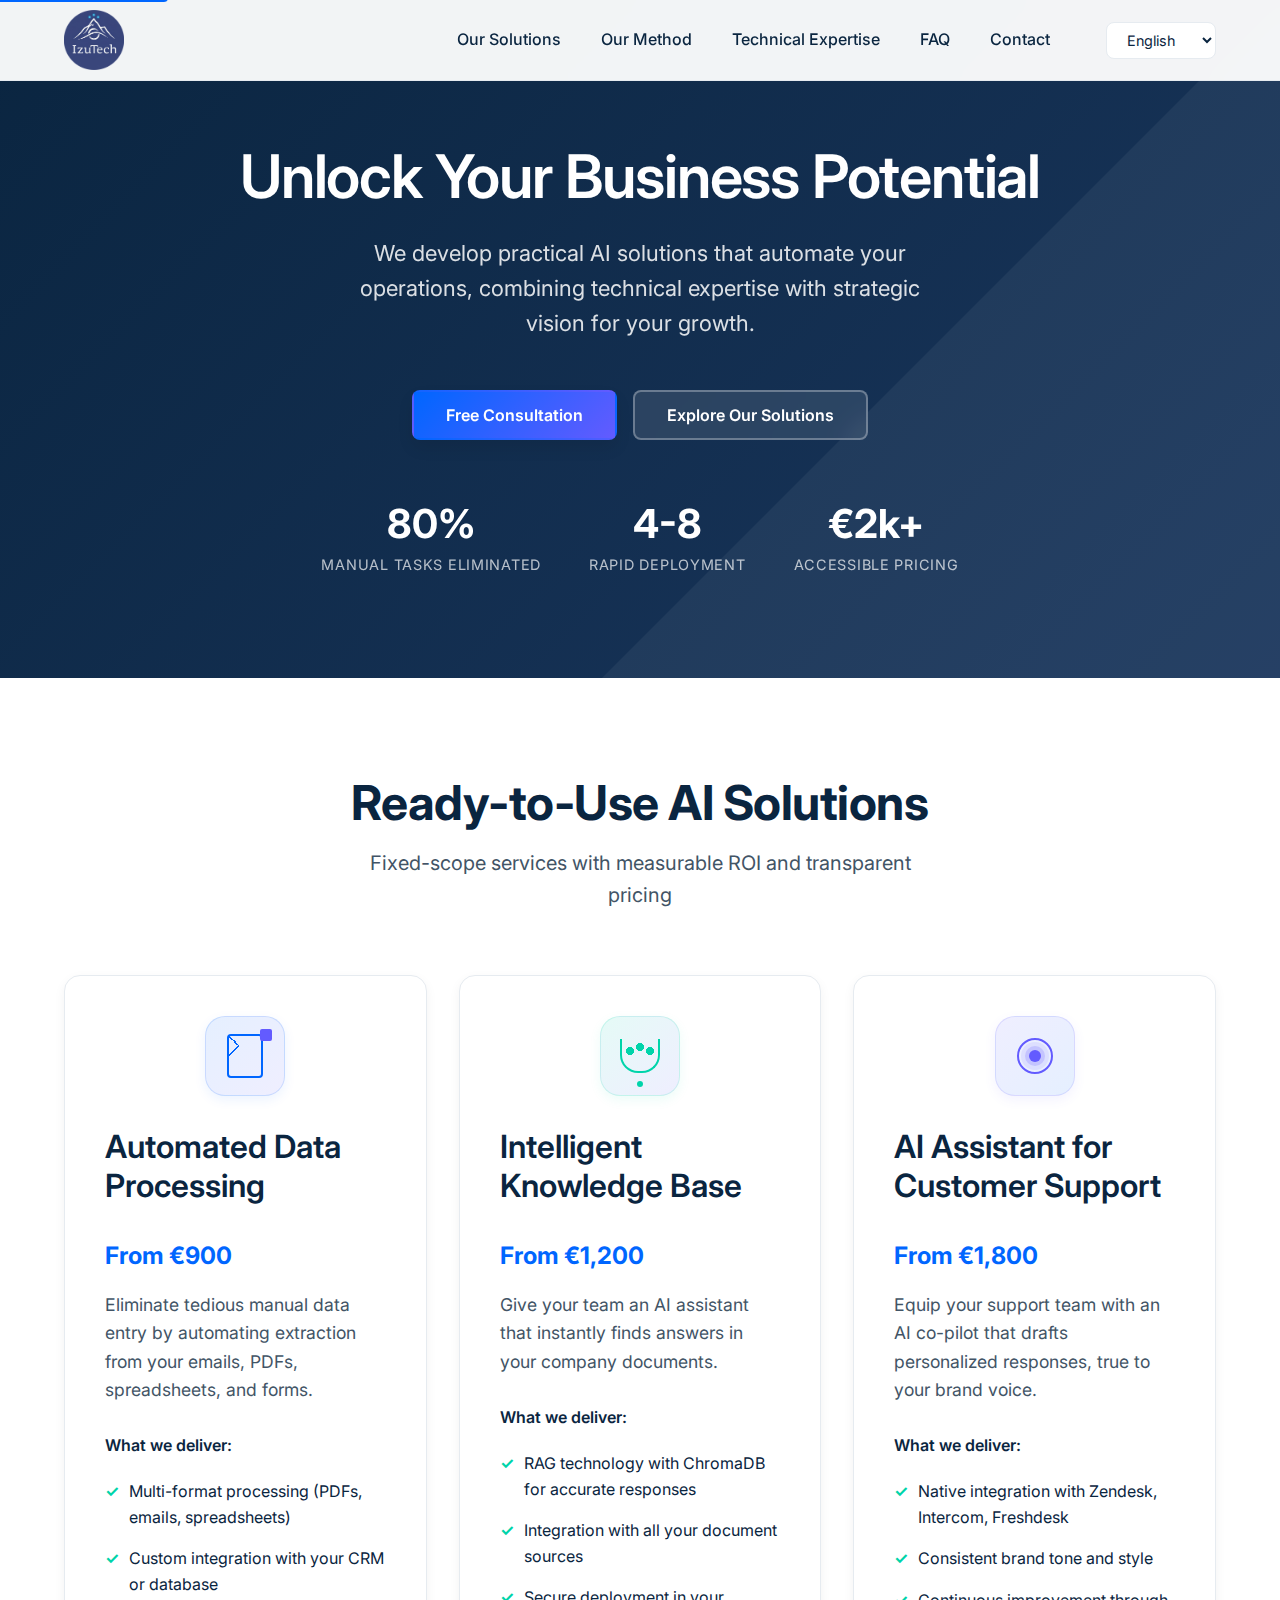
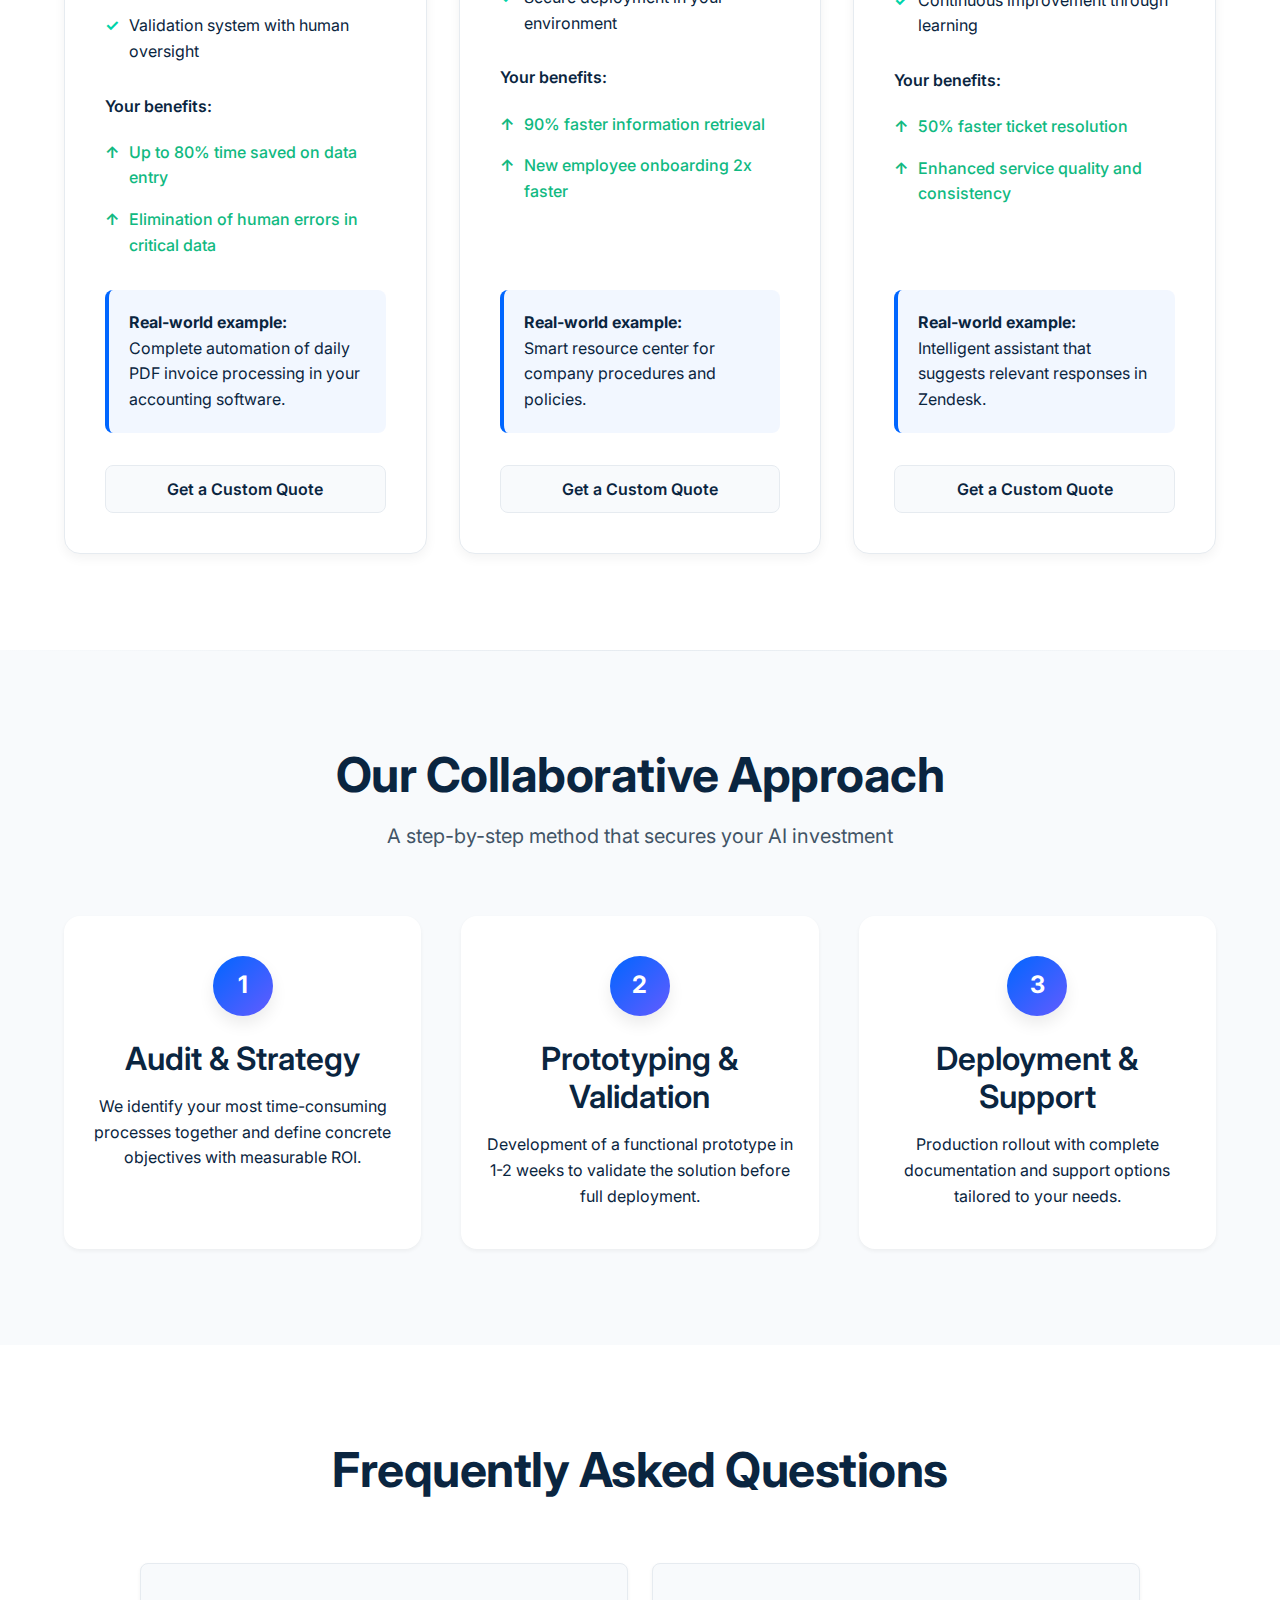
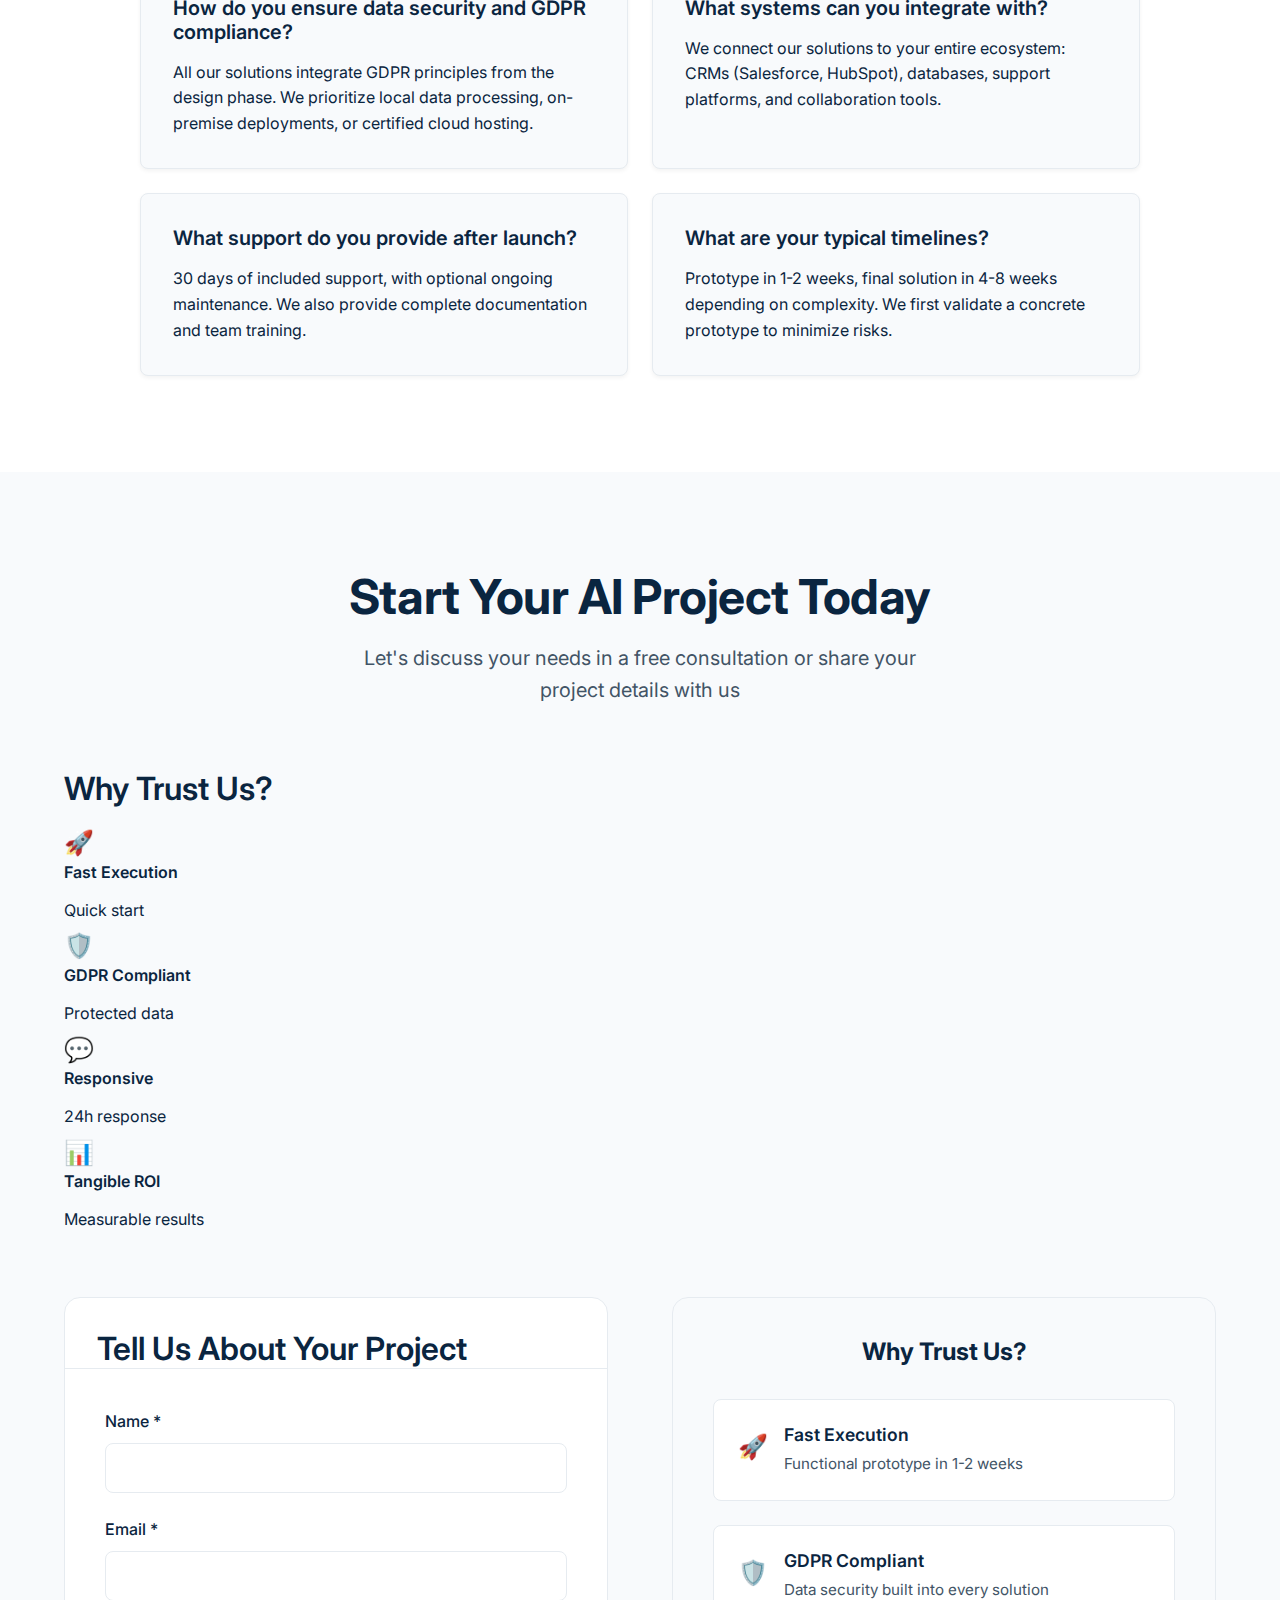
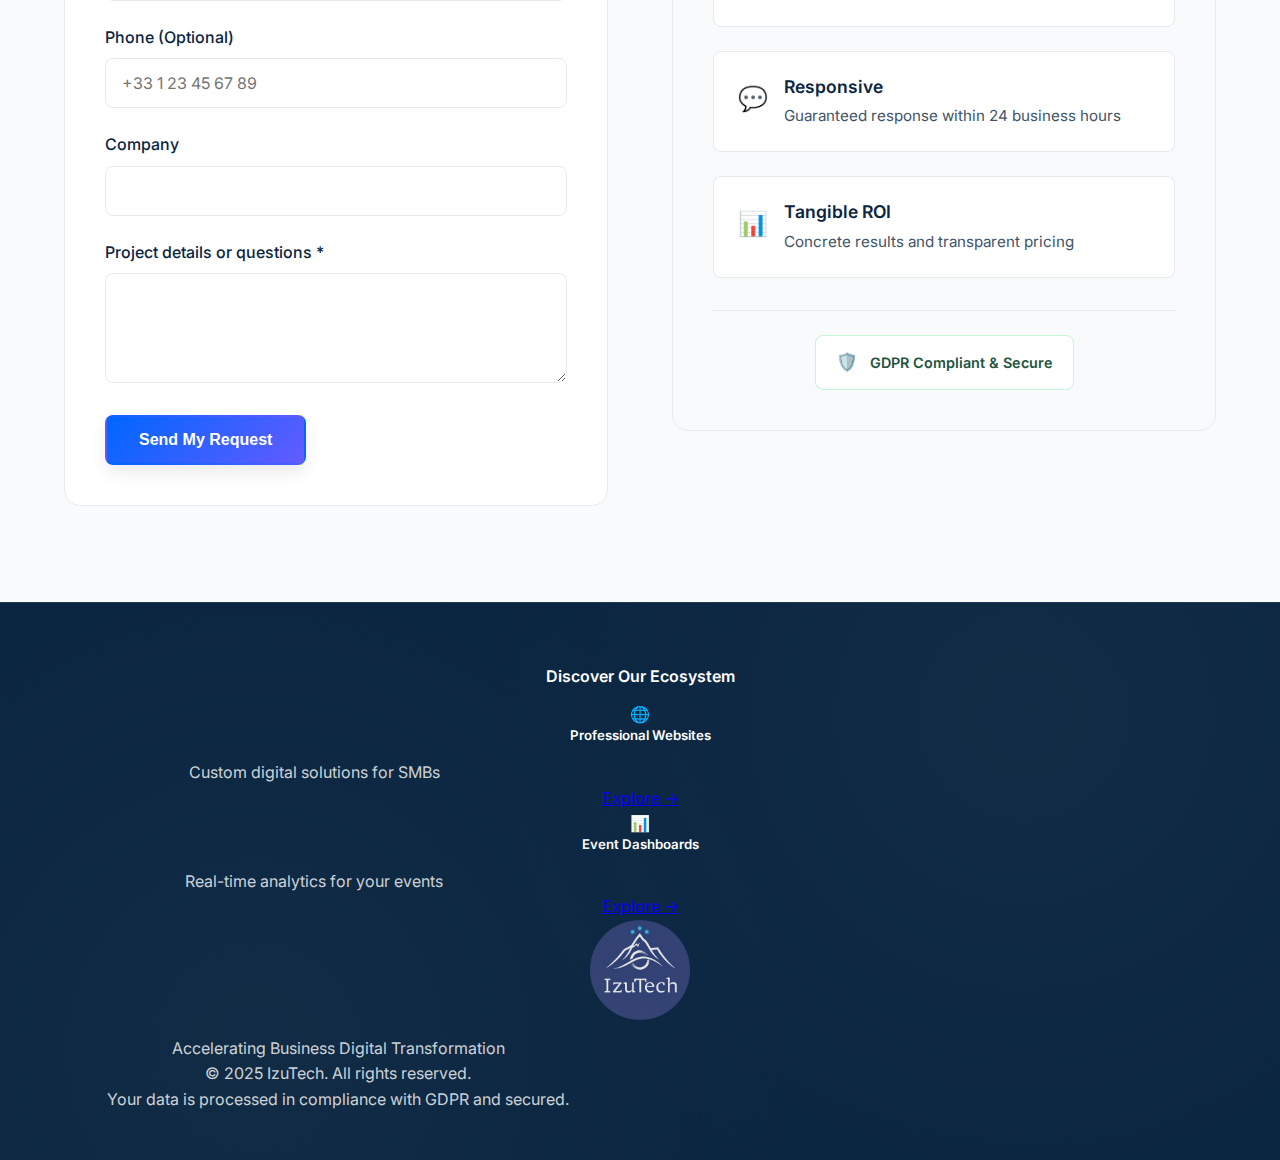
<file: index.html>
<!DOCTYPE html>
<html lang="en" prefix="og: https://ogp.me/ns#">
<head>
    <meta charset="UTF-8">
    <meta name="viewport" content="width=device-width, initial-scale=1.0">
    <meta name="description" content="Transform your business with practical AI automation. From strategy to deployment, we build intelligent tools that boost productivity with measurable ROI.">
    <meta name="keywords" content="AI automation, French tech, SMB AI solutions, business automation, AI implementation">
    <meta name="author" content="IzuTech">
    <meta name="robots" content="index, follow, max-snippet:150, max-image-preview:large, max-video-preview:-1">
    
    <!-- Canonical URL -->
    <link rel="canonical" href="https://izutech.fr/">
    
    <!-- Multilingual Hreflang Tags -->
    <link rel="alternate" hreflang="en" href="https://izutech.fr/">
    <link rel="alternate" hreflang="fr" href="https://izutech.fr/?lang=fr">
    <link rel="alternate" hreflang="x-default" href="https://izutech.fr/">
    
    <!-- Open Graph / Social Media Meta Tags -->
    <meta property="og:site_name" content="IzuTech">
    <meta property="og:locale" content="en_US">
    <meta property="og:title" content="AI Solutions That Drive Growth | For French Tech & SMBs">
    <meta property="og:description" content="Transform your business with practical AI automation. From strategy to deployment, we build intelligent tools that boost productivity with measurable ROI.">
    <meta property="og:type" content="website">
    <meta property="og:url" content="https://izutech.fr">
    <meta property="og:image" content="https://izutech.fr/photo/IzuTech-logo.png">
    <meta property="og:image:width" content="1200">
    <meta property="og:image:height" content="630">
    <meta property="og:image:alt" content="IzuTech - AI Solutions for French Businesses">
    
    <!-- Additional Open Graph for French -->
    <meta property="og:locale:alternate" content="fr_FR">
    
    <!-- Twitter Card -->
    <meta name="twitter:card" content="summary_large_image">
    <meta name="twitter:site" content="@izutech">
    <meta name="twitter:creator" content="@izutech">
    <meta name="twitter:title" content="AI Solutions That Drive Growth | For French Tech & SMBs">
    <meta name="twitter:description" content="Transform your business with practical AI automation. From strategy to deployment, we build intelligent tools that boost productivity with measurable ROI.">
    <meta name="twitter:image" content="https://izutech.fr/photo/IzuTech-logo.png">
    <meta name="twitter:image:alt" content="IzuTech - AI Solutions for French Businesses">
    
    <!-- Favicon and App Icons -->
    <link rel="icon" type="image/png" href="photo/IzuTech-logo.png">
    <link rel="apple-touch-icon" href="photo/IzuTech-logo.png">
    <link rel="icon" type="image/x-icon" href="photo/IzuTech-logo.ico">
    
    <title>AI Solutions That Drive Growth | For French Tech & SMBs | IzuTech</title>
    
    <!-- Performance Optimizations -->
    <link rel="preconnect" href="https://fonts.googleapis.com">
    <link rel="preconnect" href="https://fonts.gstatic.com" crossorigin>
    <link rel="preload" href="https://fonts.googleapis.com/css2?family=Inter:ital,opsz,wght@0,14..32,100..900;1,14..32,100..900&family=Playfair+Display:ital,wght@0,400..900;1,400..900&display=swap" as="style" onload="this.onload=null;this.rel='stylesheet'">
    <noscript><link rel="stylesheet" href="https://fonts.googleapis.com/css2?family=Inter:ital,opsz,wght@0,14..32,100..900;1,14..32,100..900&family=Playfair+Display:ital,wght@0,400..900;1,400..900&display=swap"></noscript>
    
    <!-- Critical CSS Inline -->
    <style>
    /* Critical above-the-fold styles moved from styles.css */
    .skip-link:focus { top: 0; }
    .navbar { position: fixed; top: 0; width: 100%; background: rgba(255, 255, 255, 0.95); backdrop-filter: blur(10px); z-index: 1000; }
    </style>
    
    <link rel="stylesheet" href="styles.css" media="print" onload="this.media='all'">
    
    <!-- Enhanced Structured Data -->
    <script type="application/ld+json">
    {
      "@context": "https://schema.org",
      "@graph": [
        {
          "@type": "Organization",
          "@id": "https://izutech.fr/#organization",
          "name": "IzuTech",
          "url": "https://izutech.fr",
          "logo": "https://izutech.fr/photo/IzuTech-logo.png",
          "description": "Practical AI automation solutions for French businesses",
          "address": {
            "@type": "PostalAddress",
            "addressCountry": "FR"
          },
          "contactPoint": {
            "@type": "ContactPoint",
            "email": "contact@izutech.fr",
            "contactType": "customer service",
            "areaServed": "FR",
            "availableLanguage": ["English", "French"]
          },
          "sameAs": []
        },
        {
          "@type": "WebSite",
          "@id": "https://izutech.fr/#website",
          "url": "https://izutech.fr",
          "name": "IzuTech",
          "description": "AI Automation Solutions for French Businesses",
          "publisher": {
            "@id": "https://izutech.fr/#organization"
          },
          "inLanguage": ["en", "fr"]
        },
        {
          "@type": "WebPage",
          "@id": "https://izutech.fr/#webpage",
          "url": "https://izutech.fr",
          "name": "AI Solutions That Drive Growth | For French Tech & SMBs",
          "description": "Transform your business with practical AI automation. From strategy to deployment, we build intelligent tools that boost productivity with measurable ROI.",
          "isPartOf": {
            "@id": "https://izutech.fr/#website"
          },
          "about": {
            "@id": "https://izutech.fr/#organization"
          },
          "breadcrumb": {
            "@id": "https://izutech.fr/#breadcrumb"
          }
        },
        {
          "@type": "BreadcrumbList",
          "@id": "https://izutech.fr/#breadcrumb",
          "itemListElement": [
            {
              "@type": "ListItem",
              "position": 1,
              "name": "Home",
              "item": "https://izutech.fr"
            }
          ]
        },
        {
          "@type": "Service",
          "name": "Automated Data Processing",
          "description": "AI-powered data extraction from emails, PDFs, and spreadsheets",
          "provider": {
            "@id": "https://izutech.fr/#organization"
          },
          "areaServed": "FR",
          "hasOfferCatalog": {
            "@type": "OfferCatalog",
            "name": "AI Services",
            "itemListElement": [
              {
                "@type": "Offer",
                "itemOffered": {
                  "@type": "Service",
                  "name": "Automated Data Processing"
                },
                "price": "2000",
                "priceCurrency": "EUR"
              }
            ]
          }
        }
      ]
    }
    </script>
</head>
<body itemscope itemtype="https://schema.org/WebPage">
    <!-- Skip to main content for accessibility -->
    <a href="#main-content" class="skip-link" aria-label="Skip to main content">Skip to main content</a>

    <!-- Navigation with enhanced ARIA -->
    <nav class="navbar" role="navigation" aria-label="Main navigation" itemscope itemtype="https://schema.org/SiteNavigationElement">
        <div class="nav-container">
            <a href="#" class="nav-logo" aria-label="IzuTech homepage" itemprop="url">
                <img src="photo/IzuTech-logo.png" alt="IzuTech - AI Solutions for French Businesses" width="160" height="40" loading="eager" itemprop="logo">
            </a>            
            <ul class="nav-menu" role="menubar">
                <li class="nav-item" role="none" itemprop="name">
                    <a href="#services" class="nav-link" role="menuitem" data-i18n="nav.services" itemprop="url">Our Solutions</a>
                </li>
                <li class="nav-item" role="none" itemprop="name">
                    <a href="#process" class="nav-link" role="menuitem" data-i18n="nav.process" itemprop="url">Our Method</a>
                </li>
                <li class="nav-item" role="none" itemprop="name">
                    <a href="https://izutech.fr/technical.html" class="nav-link" role="menuitem" data-i18n="nav.technical" itemprop="url">Technical Expertise</a>
                </li>
                <li class="nav-item" role="none" itemprop="name">
                    <a href="#faq" class="nav-link" role="menuitem" data-i18n="nav.faq" itemprop="url">FAQ</a>
                </li>
                <li class="nav-item" role="none" itemprop="name">
                    <a href="#contact" class="nav-link" role="menuitem" data-i18n="nav.contact" itemprop="url">Contact</a>
                </li>
                <li class="nav-item" role="none">
                    <select id="language-selector" class="language-selector" aria-label="Select language" aria-describedby="language-selector-description">
                        <option value="en">English</option>
                        <option value="fr">Français</option>
                    </select>
                    <span id="language-selector-description" hidden>Choose your preferred language</span>
                </li>
            </ul>
            <button class="hamburger" aria-label="Toggle navigation menu" aria-expanded="false" aria-controls="nav-menu">
                <span class="bar" aria-hidden="true"></span>
                <span class="bar" aria-hidden="true"></span>
                <span class="bar" aria-hidden="true"></span>
            </button>
        </div>
    </nav>

    <!-- Hero Section -->
    <section class="hero" id="main-content" role="main" aria-labelledby="hero-title">
        <div class="container">
            <div class="hero-content">
                <h1 class="hero-title" id="hero-title" data-i18n="hero.title" itemprop="headline">Unlock Your Business Potential</h1>
                <p class="hero-subtitle" data-i18n="hero.subtitle" itemprop="description">We develop practical AI solutions that automate your operations, combining technical expertise with strategic vision for your growth.</p>
                <div class="cta-container">
                    <a href="https://calendly.com/izutech-fr/30min" target="_blank" class="btn btn-primary" data-i18n="hero.ctaPrimary" rel="noopener" aria-label="Book a free 30-minute consultation">Free Consultation</a>
                    <a href="#services" class="btn btn-secondary" data-i18n="hero.ctaSecondary" aria-label="Discover our AI services">Explore Our Solutions</a>
                </div>
                <div class="hero-stats" role="group" aria-label="Business statistics">
                    <div class="stat">
                        <span class="stat-number">80%</span>
                        <span class="stat-label" data-i18n="hero.stats.timeSaved">Manual tasks eliminated</span>
                    </div>
                    <div class="stat">
                        <span class="stat-number">4-8</span>
                        <span class="stat-label" data-i18n="hero.stats.weeks">Weeks to implementation</span>
                    </div>
                    <div class="stat">
                        <span class="stat-number">€2k+</span>
                        <span class="stat-label" data-i18n="hero.stats.startingPrice">Accessible pricing</span>
                    </div>
                </div>
            </div>
        </div>
    </section>

    <!-- Services Section -->
    <section id="services" class="services" aria-labelledby="services-title">
        <div class="container">
            <header class="section-header">
                <h2 class="section-title" id="services-title" data-i18n="services.title">Ready-to-Use AI Solutions</h2>
                <p class="section-subtitle" data-i18n="services.subtitle">Fixed-scope services with measurable ROI and transparent pricing</p>
            </header>
            
            <div class="services-grid" role="list" aria-label="AI service offerings">
                <!-- Service 1 -->
                <article class="service-card" role="listitem" itemscope itemtype="https://schema.org/Service">
                    <div class="service-icon icon-data" aria-hidden="true" role="img" aria-label="Data processing icon"></div>
                    <h3 itemprop="name" data-i18n="services.service1.title">Automated Data Processing</h3>
                    <p class="service-price" data-i18n="services.service1.price" itemprop="offers" itemscope itemtype="https://schema.org/Offer">
                        From €900
                    </p>
                    <p class="service-pitch" data-i18n="services.service1.pitch" itemprop="description">Eliminate tedious manual data entry by automating extraction from your emails, PDFs, spreadsheets, and forms.</p>
                    
                    <h4 data-i18n="services.service1.featuresTitle">What we deliver:</h4>
                    <ul class="service-features" role="list">
                        <li data-i18n="services.service1.features.0">Multi-format processing (PDFs, emails, spreadsheets)</li>
                        <li data-i18n="services.service1.features.1">Custom integration with your CRM or database</li>
                        <li data-i18n="services.service1.features.2">Validation system with human oversight</li>
                    </ul>
                    
                    <h4 data-i18n="services.service1.benefitsTitle">Your benefits:</h4>
                    <ul class="service-benefits" role="list">
                        <li data-i18n="services.service1.benefits.0">Up to 80% time saved on data entry</li>
                        <li data-i18n="services.service1.benefits.1">Elimination of human errors in critical data</li>
                    </ul>
                    
                    <div class="service-use-case">
                        <strong data-i18n="services.service1.useCase">Real-world example:</strong>
                        <p data-i18n="services.service1.useCaseText">Complete automation of daily PDF invoice processing in your accounting software.</p>
                    </div>
                    
                    <a href="#contact" class="btn btn-card" data-i18n="services.inquire" aria-label="Inquire about Automated Data Processing service">Get a Custom Quote</a>
                </article>

                <!-- Service 2 -->
                <article class="service-card" role="listitem" itemscope itemtype="https://schema.org/Service">
                    <div class="service-icon icon-brain" aria-hidden="true" role="img" aria-label="Knowledge base icon"></div>
                    <h3 itemprop="name" data-i18n="services.service2.title">Intelligent Knowledge Base</h3>
                    <p class="service-price" data-i18n="services.service2.price" itemprop="offers" itemscope itemtype="https://schema.org/Offer">
                        From €1,200
                    </p>
                    <p class="service-pitch" data-i18n="services.service2.pitch" itemprop="description">Give your team an AI assistant that instantly finds answers in your company documents.</p>
                    
                    <h4 data-i18n="services.service2.featuresTitle">What we deliver:</h4>
                    <ul class="service-features" role="list">
                        <li data-i18n="services.service2.features.0">RAG technology with Pinecone for accurate responses</li>
                        <li data-i18n="services.service2.features.1">Integration with all your document sources</li>
                        <li data-i18n="services.service2.features.2">Secure deployment in your environment</li>
                    </ul>
                    
                    <h4 data-i18n="services.service2.benefitsTitle">Your benefits:</h4>
                    <ul class="service-benefits" role="list">
                        <li data-i18n="services.service2.benefits.0">90% faster information retrieval</li>
                        <li data-i18n="services.service2.benefits.1">New employee onboarding 2x faster</li>
                    </ul>
                    
                    <div class="service-use-case">
                        <strong data-i18n="services.service2.useCase">Real-world example:</strong>
                        <p data-i18n="services.service2.useCaseText">Smart resource center for company procedures and policies.</p>
                    </div>
                    
                    <a href="#contact" class="btn btn-card" data-i18n="services.inquire" aria-label="Inquire about Intelligent Knowledge Base service">Get a Custom Quote</a>
                </article>

                <!-- Service 3 -->
                <article class="service-card" role="listitem" itemscope itemtype="https://schema.org/Service">
                    <div class="service-icon icon-support" aria-hidden="true" role="img" aria-label="Customer support icon"></div>
                    <h3 itemprop="name" data-i18n="services.service3.title">AI Assistant for Customer Support</h3>
                    <p class="service-price" data-i18n="services.service3.price" itemprop="offers" itemscope itemtype="https://schema.org/Offer">
                        From €1,800
                    </p>
                    <p class="service-pitch" data-i18n="services.service3.pitch" itemprop="description">Equip your support team with an AI co-pilot that drafts personalized responses, true to your brand voice.</p>
                    
                    <h4 data-i18n="services.service3.featuresTitle">What we deliver:</h4>
                    <ul class="service-features" role="list">
                        <li data-i18n="services.service3.features.0">Native integration with Zendesk, Intercom, Freshdesk</li>
                        <li data-i18n="services.service3.features.1">Consistent brand tone and style</li>
                        <li data-i18n="services.service3.features.2">Continuous improvement through learning</li>
                    </ul>
                    
                    <h4 data-i18n="services.service3.benefitsTitle">Your benefits:</h4>
                    <ul class="service-benefits" role="list">
                        <li data-i18n="services.service3.benefits.0">50% faster ticket resolution</li>
                        <li data-i18n="services.service3.benefits.1">Enhanced service quality and consistency</li>
                    </ul>
                    
                    <div class="service-use-case">
                        <strong data-i18n="services.service3.useCase">Real-world example:</strong>
                        <p data-i18n="services.service3.useCaseText">Intelligent assistant that suggests relevant responses in Zendesk.</p>
                    </div>
                    
                    <a href="#contact" class="btn btn-card" data-i18n="services.inquire" aria-label="Inquire about AI Assistant for Customer Support service">Get a Custom Quote</a>
                </article>
            </div>
        </div>
    </section>

    <!-- Process Section -->
    <section id="process" class="process" aria-labelledby="process-title">
        <div class="container">
            <header class="section-header">
                <h2 class="section-title" id="process-title" data-i18n="process.title">Our Collaborative Approach</h2>
                <p class="section-subtitle" data-i18n="process.subtitle">A step-by-step method that secures your AI investment</p>
            </header>
            
            <div class="process-steps" role="list" aria-label="Our process steps">
                <div class="step" role="listitem" itemscope itemtype="https://schema.org/HowToStep">
                    <div class="step-number" aria-hidden="true">1</div>
                    <h3 data-i18n="process.step1.title" itemprop="name">Audit & Strategy</h3>
                    <p data-i18n="process.step1.text" itemprop="text">We identify your most time-consuming processes together and define concrete objectives with measurable ROI.</p>
                </div>
                
                <div class="step" role="listitem" itemscope itemtype="https://schema.org/HowToStep">
                    <div class="step-number" aria-hidden="true">2</div>
                    <h3 data-i18n="process.step2.title" itemprop="name">Prototyping & Validation</h3>
                    <p data-i18n="process.step2.text" itemprop="text">Development of a functional prototype in 1-2 weeks to validate the solution before full deployment.</p>
                </div>
                
                <div class="step" role="listitem" itemscope itemtype="https://schema.org/HowToStep">
                    <div class="step-number" aria-hidden="true">3</div>
                    <h3 data-i18n="process.step3.title" itemprop="name">Deployment & Support</h3>
                    <p data-i18n="process.step3.text" itemprop="text">Production rollout with complete documentation and support options tailored to your needs.</p>
                </div>
            </div>
        </div>
    </section>

    <!-- FAQ Section -->
    <section id="faq" class="faq" aria-labelledby="faq-title">
        <div class="container">
            <header class="section-header">
                <h2 class="section-title" id="faq-title" data-i18n="faq.title">Frequently Asked Questions</h2>
            </header>
            
            <div class="faq-grid" role="list" aria-label="Frequently asked questions">
                <article class="faq-item" role="listitem" itemscope itemprop="mainEntity" itemtype="https://schema.org/Question">
                    <h3 data-i18n="faq.questions.0.question" itemprop="name">How do you ensure data security and GDPR compliance?</h3>
                    <div itemscope itemprop="acceptedAnswer" itemtype="https://schema.org/Answer">
                        <p data-i18n="faq.questions.0.answer" itemprop="text">All our solutions integrate GDPR principles from the design phase. We prioritize local data processing, on-premise deployments, or certified cloud hosting.</p>
                    </div>
                </article>
                
                <article class="faq-item" role="listitem" itemscope itemprop="mainEntity" itemtype="https://schema.org/Question">
                    <h3 data-i18n="faq.questions.1.question" itemprop="name">What systems can you integrate with?</h3>
                    <div itemscope itemprop="acceptedAnswer" itemtype="https://schema.org/Answer">
                        <p data-i18n="faq.questions.1.answer" itemprop="text">We connect our solutions to your entire ecosystem: CRMs (Salesforce, HubSpot), databases, support platforms, and collaboration tools.</p>
                    </div>
                </article>
                
                <article class="faq-item" role="listitem" itemscope itemprop="mainEntity" itemtype="https://schema.org/Question">
                    <h3 data-i18n="faq.questions.2.question" itemprop="name">What support do you provide after launch?</h3>
                    <div itemscope itemprop="acceptedAnswer" itemtype="https://schema.org/Answer">
                        <p data-i18n="faq.questions.2.answer" itemprop="text">30 days of included support, with optional ongoing maintenance. We also provide complete documentation and team training.</p>
                    </div>
                </article>
                
                <article class="faq-item" role="listitem" itemscope itemprop="mainEntity" itemtype="https://schema.org/Question">
                    <h3 data-i18n="faq.questions.3.question" itemprop="name">What are your typical timelines?</h3>
                    <div itemscope itemprop="acceptedAnswer" itemtype="https://schema.org/Answer">
                        <p data-i18n="faq.questions.3.answer" itemprop="text">Prototype in 1-2 weeks, final solution in 4-8 weeks depending on complexity. We first validate a concrete prototype to minimize risks.</p>
                    </div>
                </article>
            </div>
        </div>
    </section>

    <!-- Contact Section -->
    <section id="contact" class="contact" aria-labelledby="contact-title">
        <div class="container">
            <header class="section-header">
                <h2 class="section-title" id="contact-title" data-i18n="contact.title">Start Your AI Project Today</h2>
                <p class="section-subtitle" data-i18n="contact.subtitle">Let's discuss your needs in a free consultation or share your project details with us</p>
            </header>

            <div class="contact-grid">
                <div class="trust-section-mobile">
                    <h3 data-i18n="contact.trust.title">Why Trust Us?</h3>
                    <div class="trust-points-mobile" role="list" aria-label="Trust points">
                        <div class="trust-point-mobile" role="listitem">
                            <div class="trust-icon" aria-hidden="true">🚀</div>
                            <h4 data-i18n="contact.trust.points.0.title">Fast Execution</h4>
                            <p data-i18n="contact.trust.points.0.mobileText">Quick start</p>
                        </div>
                        <div class="trust-point-mobile" role="listitem">
                            <div class="trust-icon" aria-hidden="true">🛡️</div>
                            <h4 data-i18n="contact.trust.points.1.title">GDPR Compliant</h4>
                            <p data-i18n="contact.trust.points.1.mobileText">Protected data</p>
                        </div>
                        <div class="trust-point-mobile" role="listitem">
                            <div class="trust-icon" aria-hidden="true">💬</div>
                            <h4 data-i18n="contact.trust.points.2.title">Responsive</h4>
                            <p data-i18n="contact.trust.points.2.mobileText">24h response</p>
                        </div>
                        <div class="trust-point-mobile" role="listitem">
                            <div class="trust-icon" aria-hidden="true">📊</div>
                            <h4 data-i18n="contact.trust.points.3.title">Tangible ROI</h4>
                            <p data-i18n="contact.trust.points.3.mobileText">Measurable results</p>
                        </div>
                    </div>
                </div>
            
                <!-- Contact Options - Shows first on mobile -->
                <div class="contact-options" role="list" aria-label="Contact options">
                    <div class="contact-option-card" role="listitem">
                        <div class="option-icon" aria-hidden="true">📧</div>
                        <h3 data-i18n="contact.options.form.title">Message us</h3>
                        <p data-i18n="contact.options.form.description">Describe your project and receive a response within 24 hours</p>
                        <div class="option-actions">
                            <button class="btn btn-primary show-form-btn" data-i18n="contact.options.form.button" aria-expanded="false" aria-controls="contact-form-container">Write to us</button>
                        </div>
                    </div>
                    
                    <div class="contact-option-card" role="listitem">
                        <div class="option-icon" aria-hidden="true">📞</div>
                        <h3 data-i18n="contact.options.call.title">Phone consultation</h3>
                        <p data-i18n="contact.options.call.description">30-minute free discussion to analyze your needs</p>
                        <div class="option-actions">
                            <a href="https://calendly.com/izutech-fr/30min" target="_blank" class="btn btn-secondary" data-i18n="contact.options.call.button" rel="noopener" aria-label="Schedule a 30-minute consultation on Calendly">Schedule a call</a>
                        </div>
                    </div>
                    
                    <div class="contact-option-card" role="listitem">
                        <div class="option-icon" aria-hidden="true">✉️</div>
                        <h3 data-i18n="contact.options.email.title">Email contact</h3>
                        <p data-i18n="contact.options.email.description">Prefer to start with email? We're here to help.</p>
                        <div class="option-actions">
                            <a href="mailto:contact@izutech.fr" class="btn btn-card email-direct-btn" aria-label="Send email to contact@izutech.fr">
                                <span>contact@izutech.fr</span>
                            </a>
                        </div>
                    </div>
                </div>
    
                <!-- Contact Form & Trust Section -->
                <div class="contact-form-and-trust" id="contact-form-container">
                    <!-- Contact Form -->
                    <div class="contact-form-container" itemscope itemtype="https://schema.org/ContactPage">
                        <div class="form-header">
                            <h3 data-i18n="contact.form.title">Tell Us About Your Project</h3>
                            <button class="back-to-options btn btn-text" data-i18n="contact.form.back" aria-label="Return to contact options">← Back to contact options</button>
                        </div>
                        
                        <div class="contact-form">
                            <form id="lead-form" action="https://formspree.io/f/mjkajzlq" method="POST" itemprop="mainEntity" itemscope itemtype="https://schema.org/ContactPoint">
                                <div class="form-group">
                                    <label for="name" data-i18n="contact.form.name">Name *</label>
                                    <input type="text" id="name" name="name" required aria-required="true" itemprop="name">
                                </div>
                                
                                <div class="form-group">
                                    <label for="email" data-i18n="contact.form.email">Email *</label>
                                    <input type="email" id="email" name="email" required aria-required="true" itemprop="email">
                                </div>
    
                                <div class="form-group">
                                    <label for="phone" data-i18n="contact.form.phone">Phone (Optional)</label>
                                    <input type="tel" id="phone" name="phone" placeholder="+33 1 23 45 67 89" itemprop="telephone">
                                </div>
                                
                                <div class="form-group">
                                    <label for="company" data-i18n="contact.form.company">Company</label>
                                    <input type="text" id="company" name="company" itemprop="affiliation">
                                </div>
                                
                                <div class="form-group">
                                    <label for="message" data-i18n="contact.form.message">Project details or questions *</label>
                                    <textarea id="message" name="message" rows="4" required aria-required="true" itemprop="description"></textarea>
                                </div>
                                
                                <button type="submit" class="btn btn-primary" data-i18n="contact.form.submit" aria-live="polite">
                                    <span class="btn-text">Send My Request</span>
                                    <span class="btn-loading" style="display: none;">Sending...</span>
                                </button>
                            </form>
                        </div>
    
                        <!-- Success Message -->
                        <div id="form-success" class="form-success-message" style="display: none;" role="alert" aria-live="polite">
                            <div class="success-icon" aria-hidden="true">✓</div>
                            <h3 data-i18n="contact.success.title">Message Sent!</h3>
                            <p data-i18n="contact.success.message">Thank you for your trust. We'll get back to you within 24 hours to discuss your project.</p>
                            <button onclick="resetForm()" class="btn btn-secondary" data-i18n="contact.success.button" aria-label="Send another message">New Message</button>
                        </div>
                    </div>
    
                    <!-- Trust Section -->
                    <div class="trust-section" role="complementary" aria-labelledby="trust-title">
                        <h3 id="trust-title" data-i18n="contact.trust.title">Why Trust Us?</h3>
                        
                        <div class="trust-points" role="list" aria-label="Business trust points">
                            <div class="trust-point" role="listitem">
                                <div class="trust-icon" aria-hidden="true">🚀</div>
                                <div class="trust-content">
                                    <h4 data-i18n="contact.trust.points.0.title">Fast Execution</h4>
                                    <p data-i18n="contact.trust.points.0.text">Functional prototype in 1-2 weeks</p>
                                </div>
                            </div>
                            
                            <div class="trust-point" role="listitem">
                                <div class="trust-icon" aria-hidden="true">🛡️</div>
                                <div class="trust-content">
                                    <h4 data-i18n="contact.trust.points.1.title">GDPR Compliant</h4>
                                    <p data-i18n="contact.trust.points.1.text">Data security built into every solution</p>
                                </div>
                            </div>
                            
                            <div class="trust-point" role="listitem">
                                <div class="trust-icon" aria-hidden="true">💬</div>
                                <div class="trust-content">
                                    <h4 data-i18n="contact.trust.points.2.title">Responsive</h4>
                                    <p data-i18n="contact.trust.points.2.text">Guaranteed response within 24 business hours</p>
                                </div>
                            </div>
                            
                            <div class="trust-point" role="listitem">
                                <div class="trust-icon" aria-hidden="true">📊</div>
                                <div class="trust-content">
                                    <h4 data-i18n="contact.trust.points.3.title">Tangible ROI</h4>
                                    <p data-i18n="contact.trust.points.3.text">Concrete results and transparent pricing</p>
                                </div>
                            </div>
                        </div>
                        
                        <!-- Additional trust element -->
                        <div class="trust-footer">
                            <div class="security-badge" role="complementary" aria-label="GDPR compliance badge">
                                <span class="badge-icon" aria-hidden="true">🛡️</span>
                                <span class="badge-text" data-i18n="contact.trust.securityBadge">GDPR Compliant & Secure</span>
                            </div>
                        </div>
                    </div>
                </div>
            </div>
        </div>
    </section>

    <!-- Footer -->
    <footer class="footer" role="contentinfo" itemscope itemtype="https://schema.org/WPFooter">
        <div class="container">
            <!-- Business Ecosystem Section -->
            <div class="footer-businesses" role="complementary" aria-labelledby="businesses-title">
                <h4 id="businesses-title" class="footer-section-title" data-i18n="footer.businesses.title">Discover Our Ecosystem</h4>
                <div class="businesses-grid" role="list" aria-label="Our business portfolio">
                    
                    <div class="business-card" role="listitem">
                        <div class="business-icon">🌐</div>
                        <h5 data-i18n="footer.businesses.web.title">Professional Websites</h5>
                        <p data-i18n="footer.businesses.web.description">Custom digital solutions for SMBs</p>
                        <a href="https://web.izutech.fr/" target="_blank" rel="noopener" class="business-link" data-i18n="footer.businesses.cta" aria-label="Visit Professional Websites service">Explore →</a>
                    </div>
                    
                    <div class="business-card" role="listitem">
                        <div class="business-icon">📊</div>
                        <h5 data-i18n="footer.businesses.events.title">Event Dashboards</h5>
                        <p data-i18n="footer.businesses.events.description">Real-time analytics for your events</p>
                        <a href="https://events.izutech.fr/" target="_blank" rel="noopener" class="business-link" data-i18n="footer.businesses.cta" aria-label="Visit Event Dashboards service">Explore →</a>
                    </div>
                </div>
            </div>

            <!-- Centered Brand Footer -->
            <div class="footer-brand-centered">
                <div class="container">
                    <div class="footer-logo">
                        <img src="photo/IzuTech-logo.png" alt="IzuTech - AI Solutions for French Businesses" width="120" height="30" itemprop="logo">
                    </div>
                    <p class="footer-tagline" data-i18n="footer.tagline">Accelerating Business Digital Transformation</p>
                    <div class="footer-legal">
                        <p class="footer-copyright" data-i18n="footer.copyright" itemprop="copyrightYear">© 2025 IzuTech. All rights reserved.</p>
                        <p class="footer-privacy" data-i18n="footer.privacy" itemprop="description">Your data is processed in compliance with GDPR and secured.</p>
                    </div>
                </div>
            </div>
        </footer>

    <script src="script.js" defer></script>

</body>
</html>
</file>
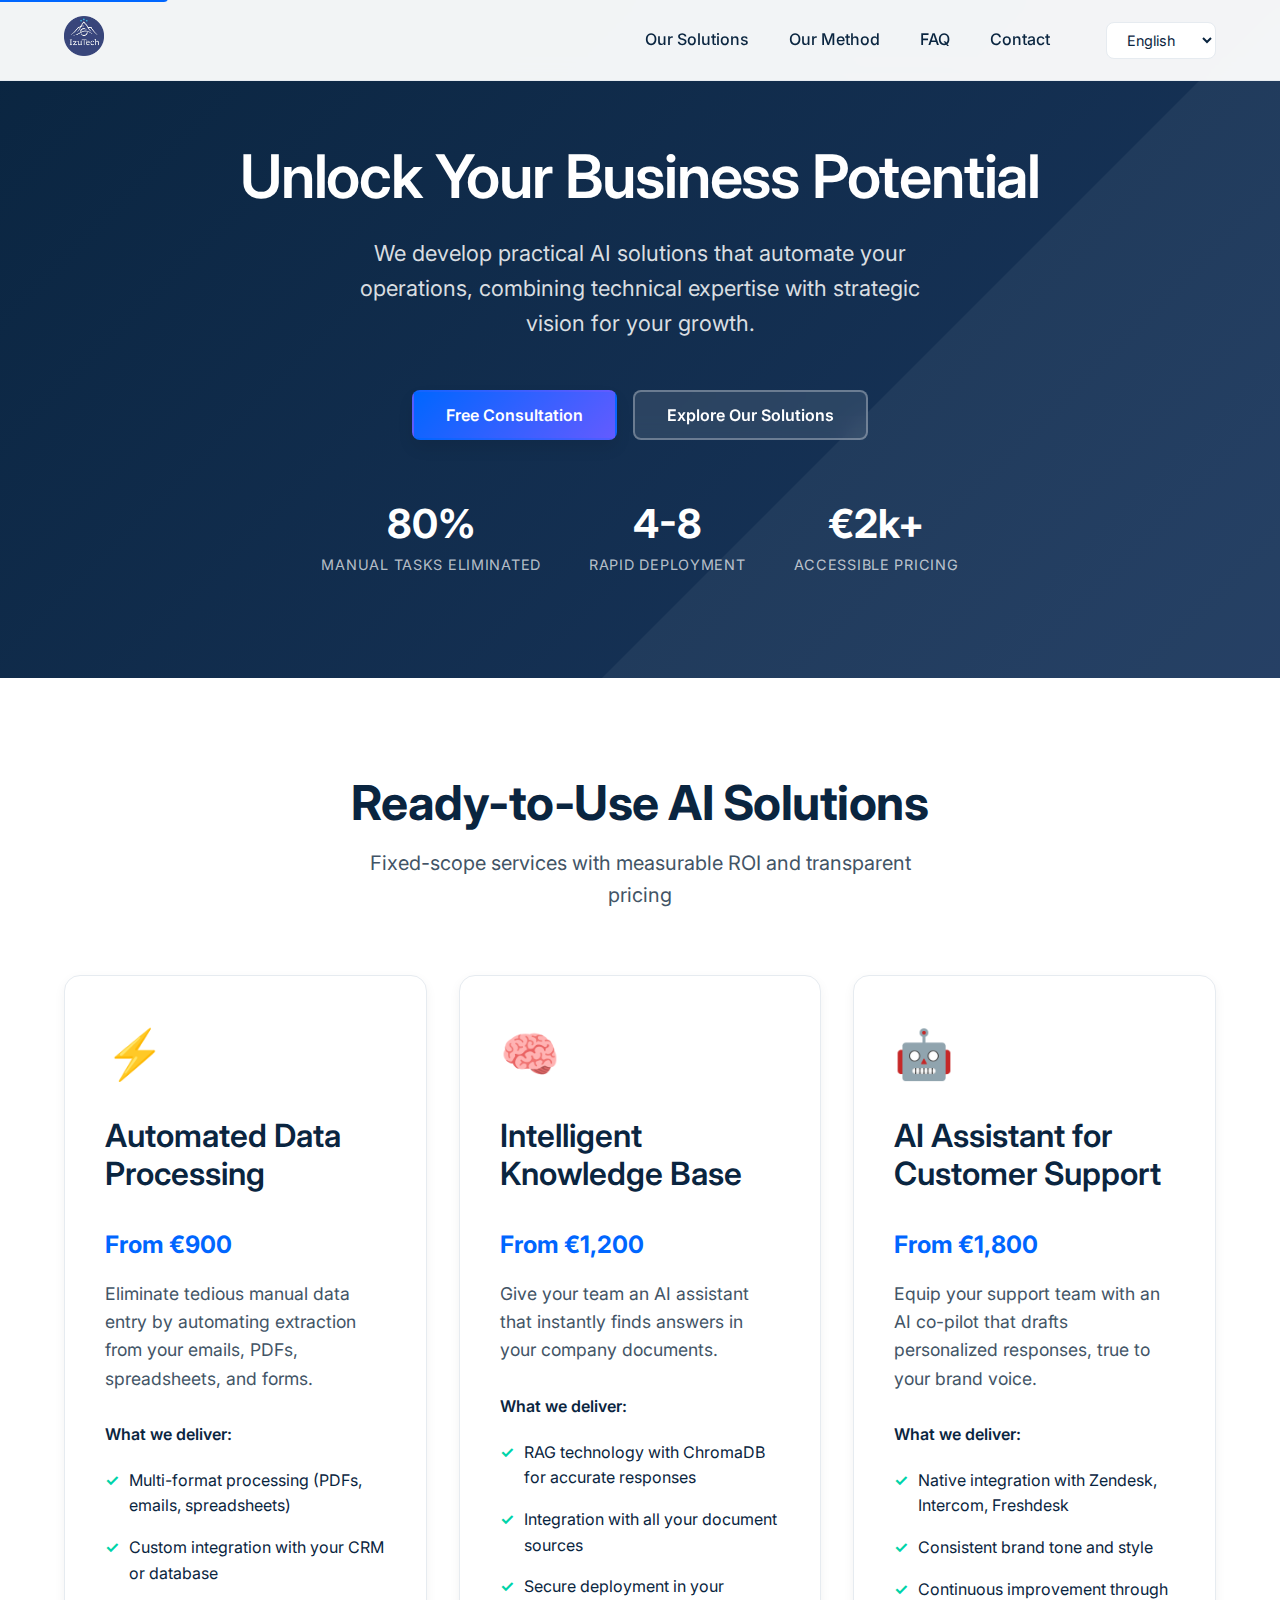
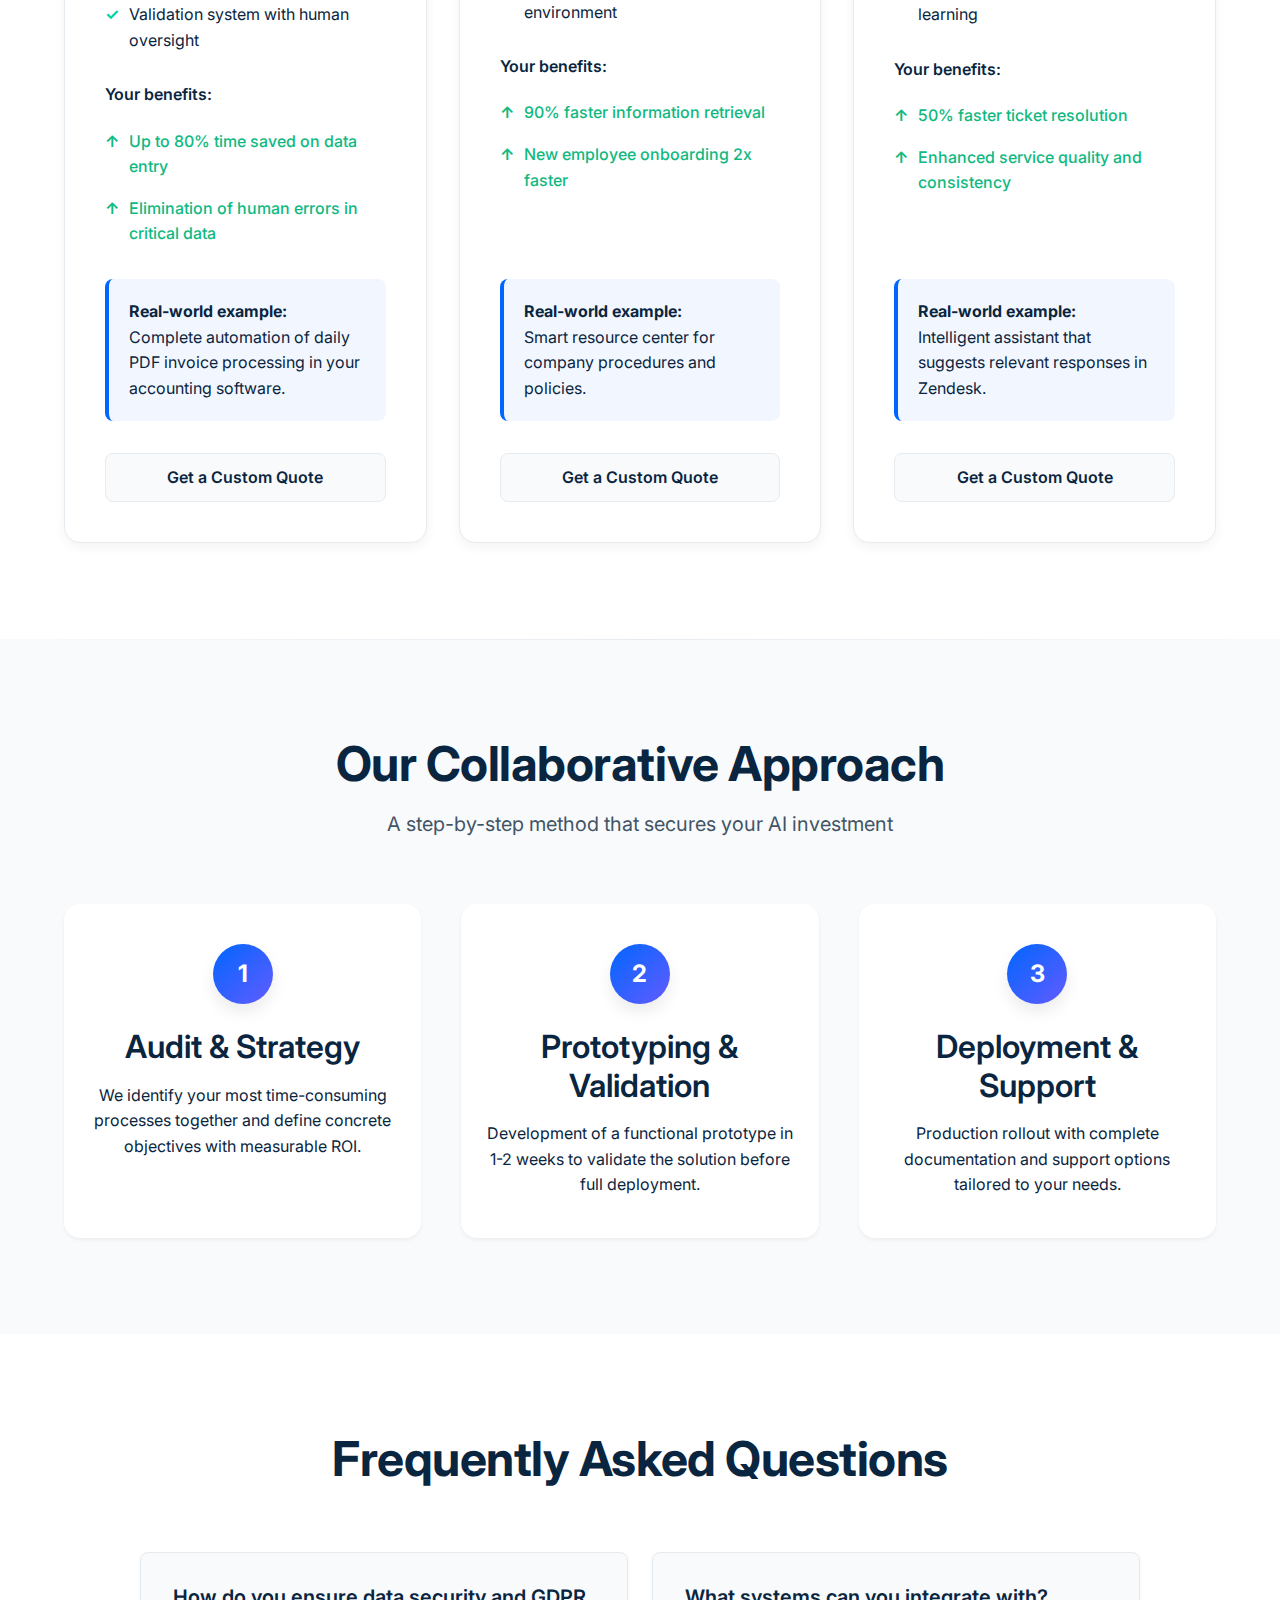
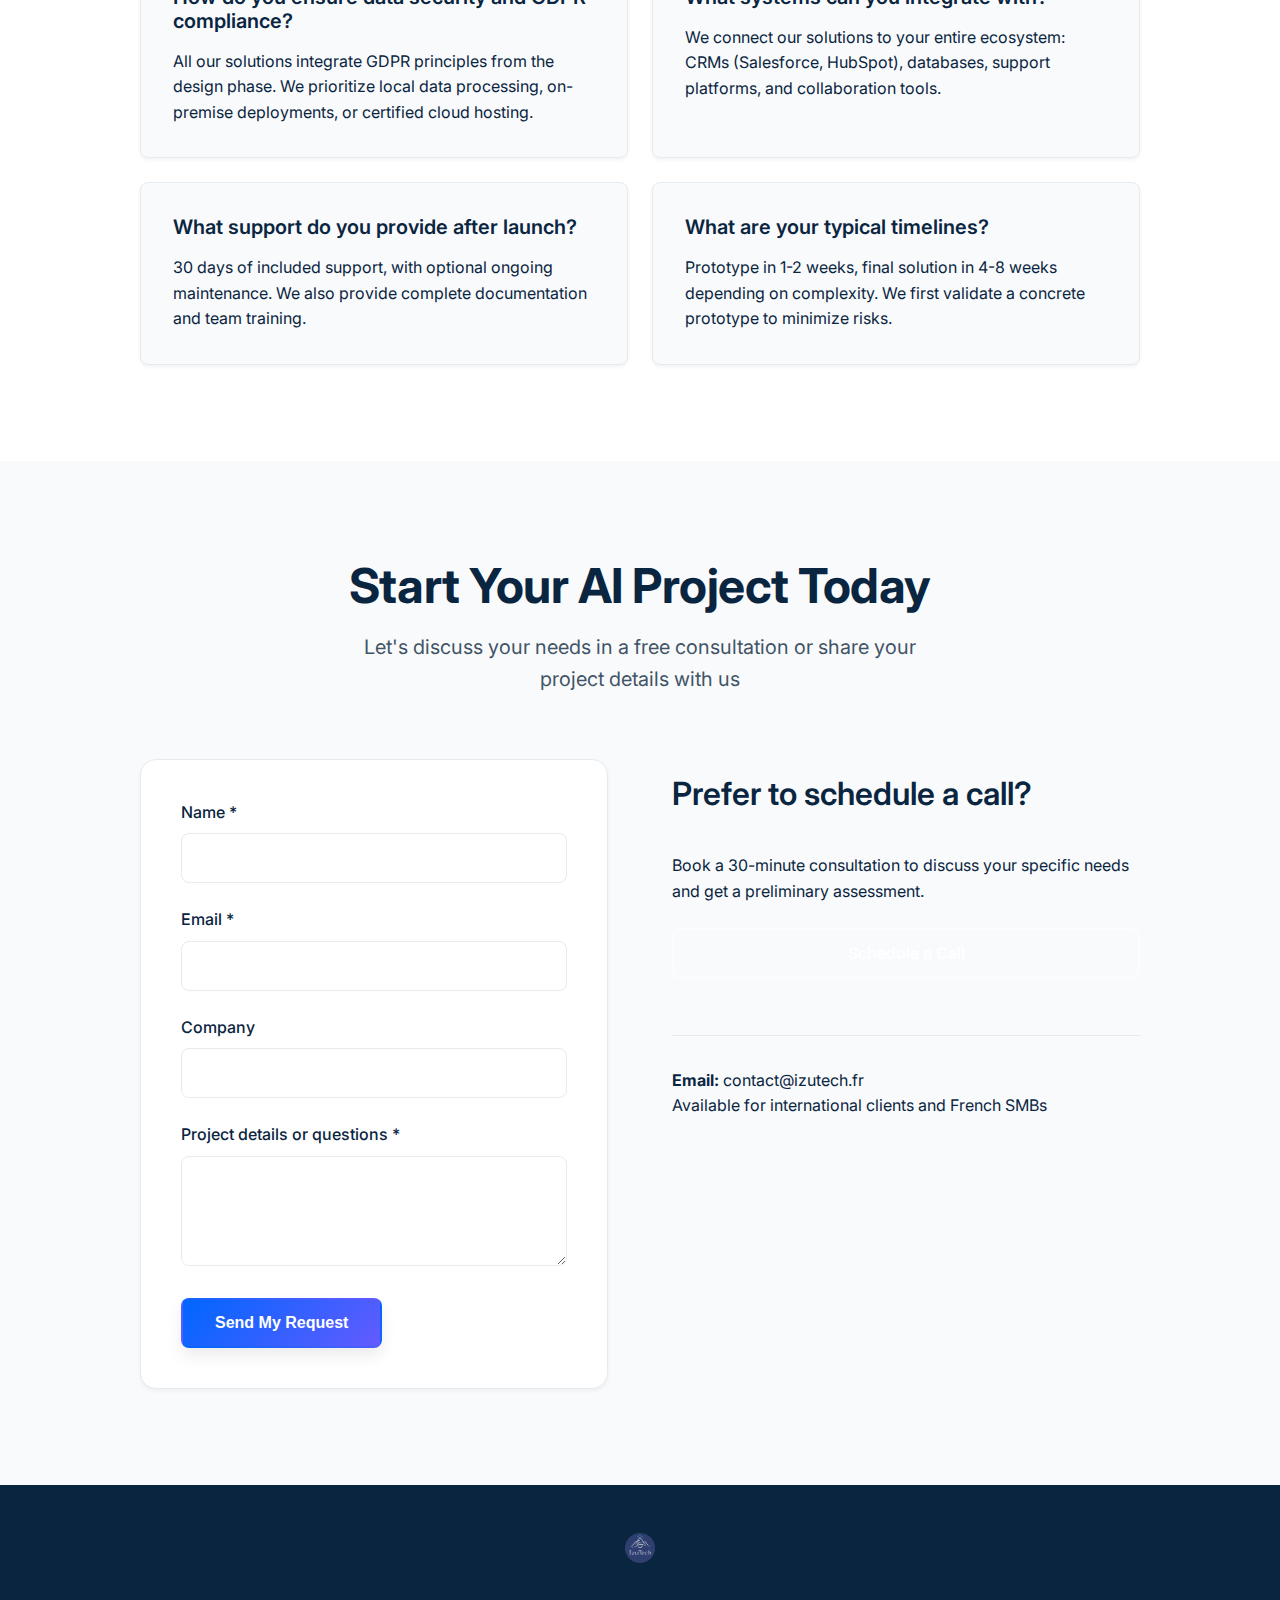
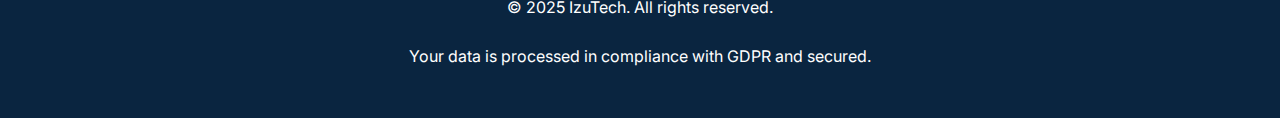
<file: indexbackup.html>
<!DOCTYPE html>
<html lang="en">
<head>
    <meta charset="UTF-8">
    <meta name="viewport" content="width=device-width, initial-scale=1.0">
    <meta name="description" content="IzuTech - Practical AI automation solutions for French businesses. From strategy to code, we build and ship AI tools that automate your operations with clear ROI.">
    <meta name="keywords" content="AI automation, French tech, SMB AI solutions, business automation, AI implementation">
    <meta name="author" content="IzuTech">
    
    <!-- Open Graph / Social Media Meta Tags -->
    <meta property="og:title" content="Strategic AI Solutions | For French Tech & SMBs">
    <meta property="og:description" content="Practical AI automation solutions for French businesses. From strategy to code, we build and ship AI tools that automate your operations.">
    <meta property="og:type" content="website">
    <meta property="og:url" content="https://izutech.com">
    <meta property="og:image" content="https://izutech.com/photo/IzuTech-logo.png">
    
    <!-- Twitter Card -->
    <meta name="twitter:card" content="summary_large_image">
    <meta name="twitter:title" content="Strategic AI Solutions | For French Tech & SMBs">
    <meta name="twitter:description" content="Practical AI automation solutions for French businesses.">
    <meta name="twitter:image" content="https://izutech.com/photo/IzuTech-logo.png">
    
    <!-- Favicon -->
    <link rel="icon" type="image/png" href="photo/IzuTech-logo.png">
    <link rel="apple-touch-icon" href="photo/IzuTech-logo.png">
    <link rel="icon" type="image/x-icon" href="photo/IzuTech-logo.ico">
    
    <title>Strategic AI Solutions | For French Tech & SMBs | IzuTech</title>
    
    <!-- Preload critical resources -->
    <link rel="preload" href="https://fonts.googleapis.com/css2?family=Inter:ital,opsz,wght@0,14..32,100..900;1,14..32,100..900&family=Playfair+Display:ital,wght@0,400..900;1,400..900&display=swap" as="style" onload="this.onload=null;this.rel='stylesheet'">
    <noscript><link rel="stylesheet" href="https://fonts.googleapis.com/css2?family=Inter:ital,opsz,wght@0,14..32,100..900;1,14..32,100..900&family=Playfair+Display:ital,wght@0,400..900;1,400..900&display=swap"></noscript>
    
    <link rel="stylesheet" href="stylebackup.css">
    
    <!-- Structured Data -->
    <script type="application/ld+json">
    {
      "@context": "https://schema.org",
      "@type": "Organization",
      "name": "IzuTech",
      "url": "https://izutech.fr",
      "logo": "https://izutech.fr/photo/IzuTech-logo.png",
      "description": "Practical AI automation solutions for French businesses",
      "address": {
        "@type": "PostalAddress",
        "addressCountry": "FR"
      },
      "contactPoint": {
        "@type": "ContactPoint",
        "email": "contact@izutech.fr",
        "contactType": "customer service"
      }
    }
    </script>
</head>
<body>
    <!-- Skip to main content for accessibility -->
    <a href="#main-content" class="skip-link">Skip to main content</a>

    <!-- Navigation -->
    <nav class="navbar" role="navigation" aria-label="Main navigation">
        <div class="nav-container">
            <a href="#" class="nav-logo">
                <img src="photo/IzuTech-logo.png" alt="IzuTech - AI Solutions for French Businesses" width="160" height="40">
            </a>            
            <ul class="nav-menu" role="menubar">
                <li class="nav-item" role="none">
                    <a href="#services" class="nav-link" role="menuitem" data-i18n="nav.services">Services</a>
                </li>
                <li class="nav-item" role="none">
                    <a href="#process" class="nav-link" role="menuitem" data-i18n="nav.process">Process</a>
                </li>
                <li class="nav-item" role="none">
                    <a href="#faq" class="nav-link" role="menuitem" data-i18n="nav.faq">FAQ</a>
                </li>
                <li class="nav-item" role="none">
                    <a href="#contact" class="nav-link" role="menuitem" data-i18n="nav.contact">Contact</a>
                </li>
                <li class="nav-item" role="none">
                    <select id="language-selector" class="language-selector" aria-label="Select language">
                        <option value="en">English</option>
                        <option value="fr">Français</option>
                    </select>
                </li>
            </ul>
            <button class="hamburger" aria-label="Toggle navigation menu" aria-expanded="false">
                <span class="bar"></span>
                <span class="bar"></span>
                <span class="bar"></span>
            </button>
        </div>
    </nav>

    <!-- Hero Section -->
    <section class="hero" id="main-content">
        <div class="container">
            <div class="hero-content">
                <h1 class="hero-title" data-i18n="hero.title">Strategic AI Solutions for French Tech & SMBs</h1>
                <p class="hero-subtitle" data-i18n="hero.subtitle">We design and deploy practical AI tools that automate your business operations, combining technical expertise with strategic vision.</p>
                <div class="cta-container">
                    <a href="#contact" class="btn btn-primary" data-i18n="hero.ctaPrimary">Book a Free Consultation</a>
                    <a href="#services" class="btn btn-secondary" data-i18n="hero.ctaSecondary">Discover Our Services</a>
                </div>
                <div class="hero-stats">
                    <div class="stat">
                        <span class="stat-number">80%</span>
                        <span class="stat-label" data-i18n="hero.stats.timeSaved">Reduction in manual tasks</span>
                    </div>
                    <div class="stat">
                        <span class="stat-number">4-8</span>
                        <span class="stat-label" data-i18n="hero.stats.weeks">Weeks to implementation</span>
                    </div>
                    <div class="stat">
                        <span class="stat-number">€2k+</span>
                        <span class="stat-label" data-i18n="hero.stats.startingPrice">Starting price</span>
                    </div>
                </div>
            </div>
        </div>
    </section>

    <!-- Services Section -->
    <section id="services" class="services">
        <div class="container">
            <header class="section-header">
                <h2 class="section-title" data-i18n="services.title">Productized AI Services</h2>
                <p class="section-subtitle" data-i18n="services.subtitle">Fixed-scope solutions with clear ROI and transparent pricing</p>
            </header>
            
            <div class="services-grid">
                <!-- Service 1 -->
                <article class="service-card">
                    <div class="service-icon">⚡</div>
                    <h3 data-i18n="services.service1.title">Automated Data Processing</h3>
                    <p class="service-price" data-i18n="services.service1.price">€2k - €8k</p>
                    <p class="service-pitch" data-i18n="services.service1.pitch">I automate the manual and repetitive task of data extraction from your emails, PDFs, spreadsheets or forms.</p>
                    
                    <h4 data-i18n="services.service1.featuresTitle">Features:</h4>
                    <ul class="service-features">
                        <li data-i18n="services.service1.features.0">Multi-format processing (PDFs, emails, spreadsheets)</li>
                        <li data-i18n="services.service1.features.1">Custom integration with your CRM or database</li>
                        <li data-i18n="services.service1.features.2">Validation system with human control</li>
                    </ul>
                    
                    <h4 data-i18n="services.service1.benefitsTitle">Benefits:</h4>
                    <ul class="service-benefits">
                        <li data-i18n="services.service1.benefits.0">80% reduction in data entry time</li>
                        <li data-i18n="services.service1.benefits.1">Elimination of human errors in critical data</li>
                    </ul>
                    
                    <div class="service-use-case">
                        <strong data-i18n="services.service1.useCase">Use case:</strong>
                        <p data-i18n="services.service1.useCaseText">Automation of daily PDF invoice processing in QuickBooks.</p>
                    </div>
                    
                    <a href="#contact" class="btn btn-card" data-i18n="services.inquire">Inquire about this service</a>
                </article>

                <!-- Service 2 -->
                <article class="service-card">
                    <div class="service-icon">🧠</div>
                    <h3 data-i18n="services.service2.title">Intelligent Internal Knowledge Base</h3>
                    <p class="service-price" data-i18n="services.service2.price">€2k - €15k</p>
                    <p class="service-pitch" data-i18n="services.service2.pitch">I build a chatbot that gives your team instant answers from your company documents.</p>
                    
                    <h4 data-i18n="services.service2.featuresTitle">Features:</h4>
                    <ul class="service-features">
                        <li data-i18n="services.service2.features.0">RAG implementation with Pinecone for accurate answers</li>
                        <li data-i18n="services.service2.features.1">Multi-source document integration</li>
                        <li data-i18n="services.service2.features.2">Secure internal deployment</li>
                    </ul>
                    
                    <h4 data-i18n="services.service2.benefitsTitle">Benefits:</h4>
                    <ul class="service-benefits">
                        <li data-i18n="services.service2.benefits.0">90% reduction in information search time</li>
                        <li data-i18n="services.service2.benefits.1">Half the onboarding time for new employees</li>
                    </ul>
                    
                    <div class="service-use-case">
                        <strong data-i18n="services.service2.useCase">Use case:</strong>
                        <p data-i18n="services.service2.useCaseText">A research center for company procedures and policies.</p>
                    </div>
                    
                    <a href="#contact" class="btn btn-card" data-i18n="services.inquire">Inquire about this service</a>
                </article>

                <!-- Service 3 -->
                <article class="service-card">
                    <div class="service-icon">🤖</div>
                    <h3 data-i18n="services.service3.title">Custom Co-pilot for Customer Support</h3>
                    <p class="service-price" data-i18n="services.service3.price">€2k - €22k</p>
                    <p class="service-pitch" data-i18n="services.service3.pitch">I build an AI assistant for your support team that drafts high-quality responses aligned with your brand voice.</p>
                    
                    <h4 data-i18n="services.service3.featuresTitle">Features:</h4>
                    <ul class="service-features">
                        <li data-i18n="services.service3.features.0">Integration with Zendesk, Intercom or Freshdesk</li>
                        <li data-i18n="services.service3.features.1">Consistent brand voice and tone</li>
                        <li data-i18n="services.service3.features.2">Continuous learning from past tickets</li>
                    </ul>
                    
                    <h4 data-i18n="services.service3.benefitsTitle">Benefits:</h4>
                    <ul class="service-benefits">
                        <li data-i18n="services.service3.benefits.0">50% reduction in average ticket processing time</li>
                        <li data-i18n="services.service3.benefits.1">Improved support consistency and quality</li>
                    </ul>
                    
                    <div class="service-use-case">
                        <strong data-i18n="services.service3.useCase">Use case:</strong>
                        <p data-i18n="services.service3.useCaseText">An AI co-pilot that suggests responses in Zendesk.</p>
                    </div>
                    
                    <a href="#contact" class="btn btn-card" data-i18n="services.inquire">Inquire about this service</a>
                </article>
            </div>
        </div>
    </section>

    <!-- Process Section -->
    <section id="process" class="process">
        <div class="container">
            <header class="section-header">
                <h2 class="section-title" data-i18n="process.title">Our Strategic Process</h2>
                <p class="section-subtitle" data-i18n="process.subtitle">A focused approach that de-risks your AI investment</p>
            </header>
            
            <div class="process-steps">
                <div class="step">
                    <div class="step-number">1</div>
                    <h3 data-i18n="process.step1.title">Discovery & Strategy</h3>
                    <p data-i18n="process.step1.text">We identify your biggest problems and define clear success metrics with tangible ROI.</p>
                </div>
                
                <div class="step">
                    <div class="step-number">2</div>
                    <h3 data-i18n="process.step2.title">Building & Prototype</h3>
                    <p data-i18n="process.step2.text">I build a functional prototype in 1-2 weeks to validate the solution before full implementation.</p>
                </div>
                
                <div class="step">
                    <div class="step-number">3</div>
                    <h3 data-i18n="process.step3.title">Launch & Support</h3>
                    <p data-i18n="process.step3.text">Deployment of the production solution with documentation and ongoing support options.</p>
                </div>
            </div>
        </div>
    </section>

    <!-- FAQ Section -->
    <section id="faq" class="faq">
        <div class="container">
            <header class="section-header">
                <h2 class="section-title" data-i18n="faq.title">Frequently Asked Questions</h2>
            </header>
            
            <div class="faq-grid">
                <article class="faq-item">
                    <h3 data-i18n="faq.questions.0.question">How do you ensure data security and GDPR compliance?</h3>
                    <p data-i18n="faq.questions.0.answer">All solutions are designed with GDPR principles from the start. We can process data locally, use on-premise deployment or select compliant cloud providers.</p>
                </article>
                
                <article class="faq-item">
                    <h3 data-i18n="faq.questions.1.question">Which systems can you integrate with?</h3>
                    <p data-i18n="faq.questions.1.answer">Most popular CRMs (Salesforce, HubSpot), databases, support platforms (Zendesk, Intercom) and document systems (Google Workspace, Confluence, SharePoint).</p>
                </article>
                
                <article class="faq-item">
                    <h3 data-i18n="faq.questions.2.question">What support do you provide after launch?</h3>
                    <p data-i18n="faq.questions.2.answer">30 days of support included, with optional ongoing maintenance packages. Complete documentation and training for your team.</p>
                </article>
                
                <article class="faq-item">
                    <h3 data-i18n="faq.questions.3.question">What is the typical timeline?</h3>
                    <p data-i18n="faq.questions.3.answer">Prototype in 1-2 weeks, complete implementation in 4-8 weeks depending on complexity. We start with a concrete prototype to de-risk the project.</p>
                </article>
            </div>
        </div>
    </section>

    <!-- Contact Section -->
    <section id="contact" class="contact">
        <div class="container">
            <header class="section-header">
                <h2 class="section-title" data-i18n="contact.title">Start Your AI Automation Project</h2>
                <p class="section-subtitle" data-i18n="contact.subtitle">Book a free consultation or send us your project details</p>
            </header>
            
            <div class="contact-grid">
                <div class="contact-form">
                    <form id="lead-form">
                        <div class="form-group">
                            <label for="name" data-i18n="contact.form.name">Name</label>
                            <input type="text" id="name" name="name" required aria-required="true">
                        </div>
                        
                        <div class="form-group">
                            <label for="email" data-i18n="contact.form.email">Email</label>
                            <input type="email" id="email" name="email" required aria-required="true">
                        </div>
                        
                        <div class="form-group">
                            <label for="company" data-i18n="contact.form.company">Company</label>
                            <input type="text" id="company" name="company">
                        </div>
                        
                        <div class="form-group">
                            <label for="message" data-i18n="contact.form.message">Project details or questions</label>
                            <textarea id="message" name="message" rows="4"></textarea>
                        </div>
                        
                        <button type="submit" class="btn btn-primary" data-i18n="contact.form.submit">Send Message</button>
                    </form>
                </div>
                
                <div class="contact-info">
                    <h3 data-i18n="contact.schedule.title">Prefer to schedule a call?</h3>
                    <p data-i18n="contact.schedule.text">Book a 30-minute consultation to discuss your specific needs and get a preliminary assessment.</p>
                    <a href="#" class="btn btn-secondary" data-i18n="contact.schedule.button">Schedule a Call</a>
                    
                    <div class="contact-details">
                        <p><strong data-i18n="contact.schedule.details.email">Email:</strong> contact@izutech.fr</p>
                        <p data-i18n="contact.schedule.details.availability">Available for international clients and French SMBs</p>
                    </div>
                </div>
            </div>
        </div>
    </section>

    <!-- Footer -->
    <footer class="footer" role="contentinfo">
        <div class="container">
            <div class="footer-content">
                <div class="footer-logo">
                    <img src="photo/IzuTech-logo.png" alt="IzuTech" width="120" height="30">
                </div>
                <p data-i18n="footer.copyright">© 2025 IzuTech. All rights reserved.</p>
                <p data-i18n="footer.privacy">Data processing GDPR compliant. Your information is secure with us.</p>
            </div>
        </div>
    </footer>

    <script src="script.js"></script>
</body>
</html>
</file>
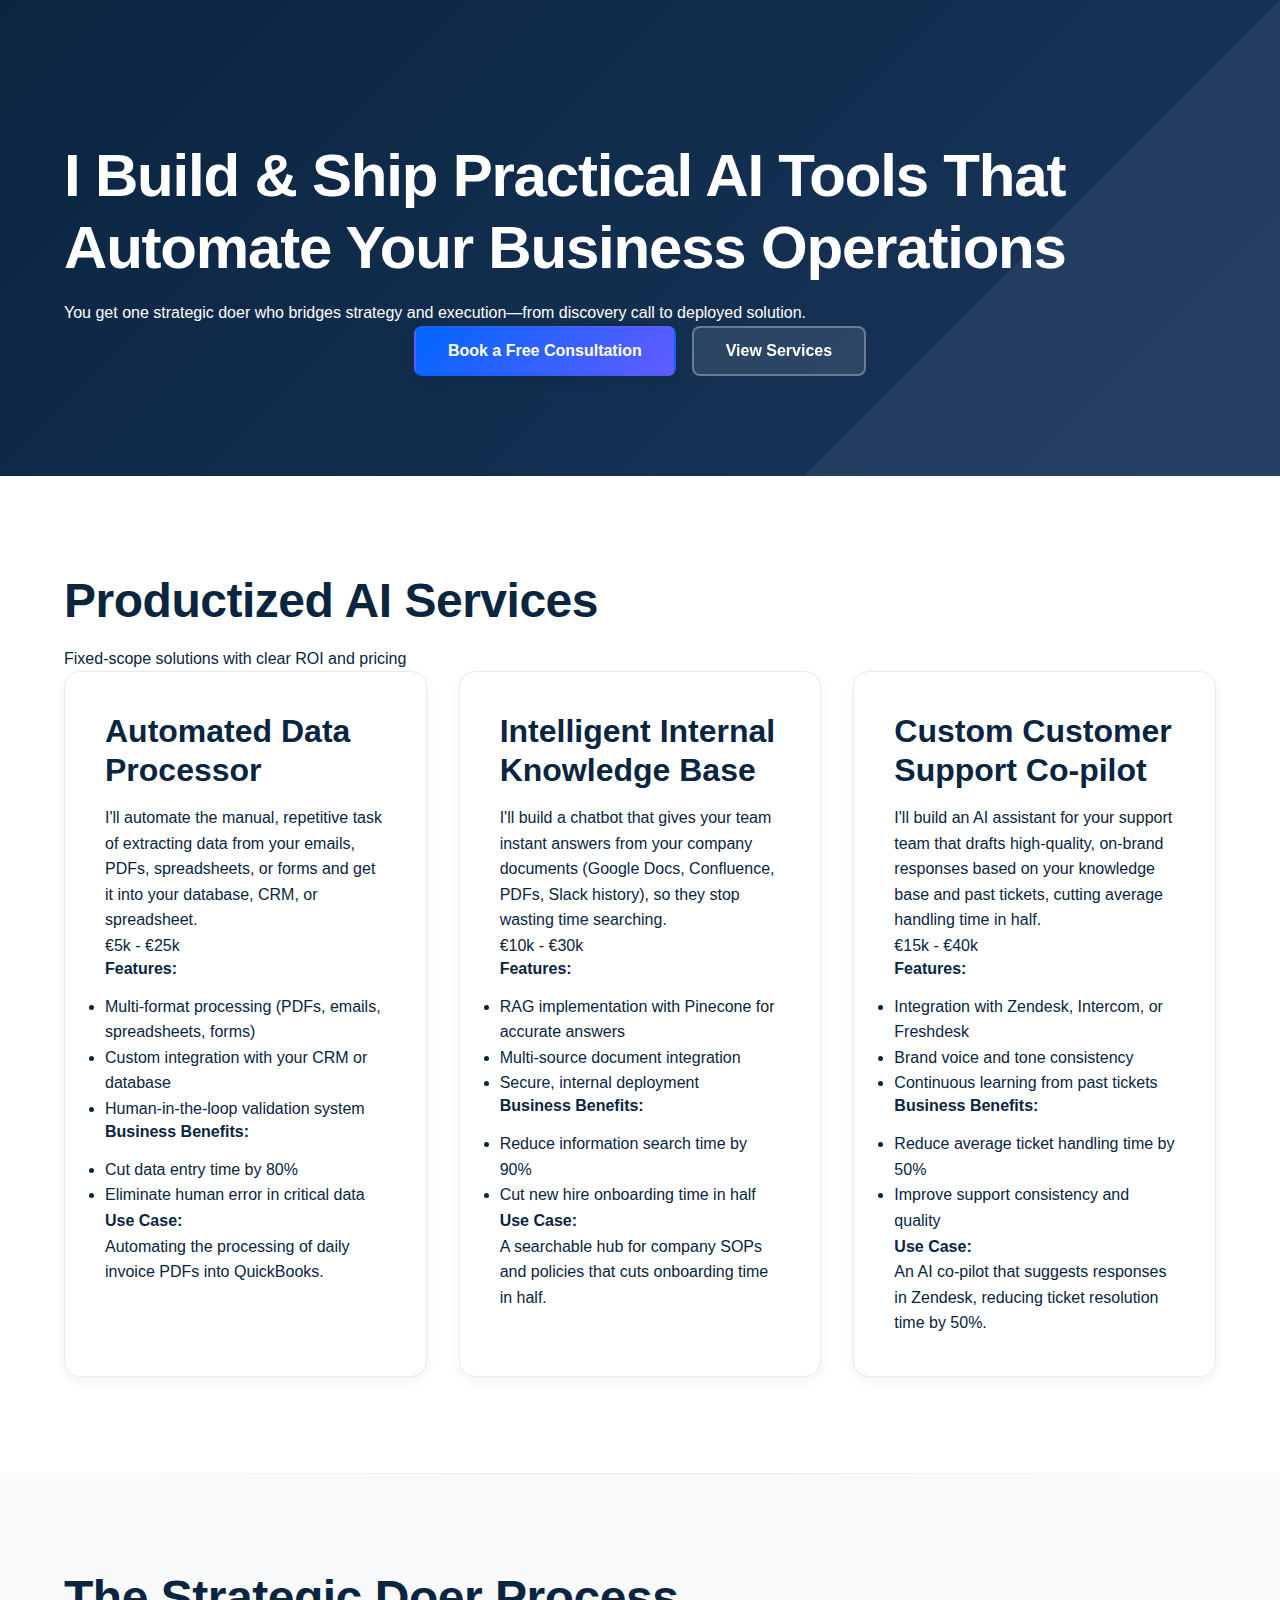
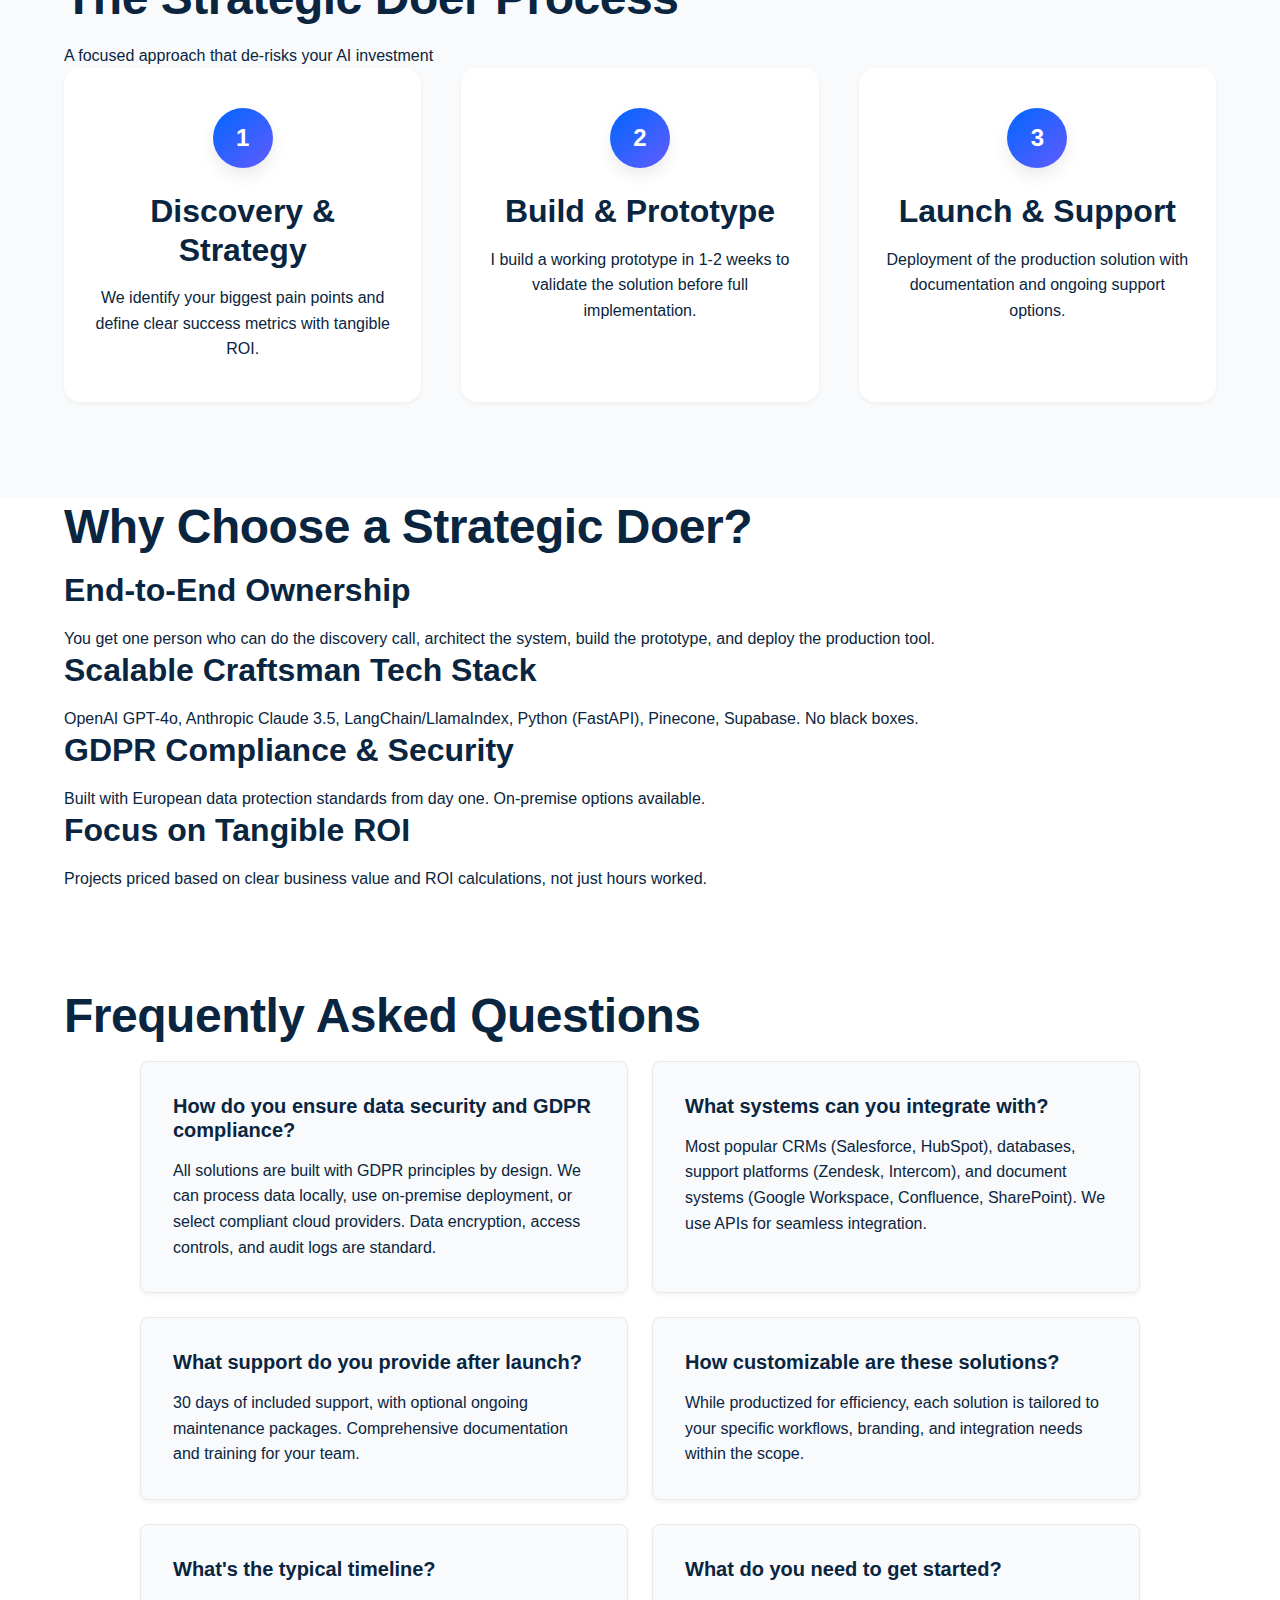
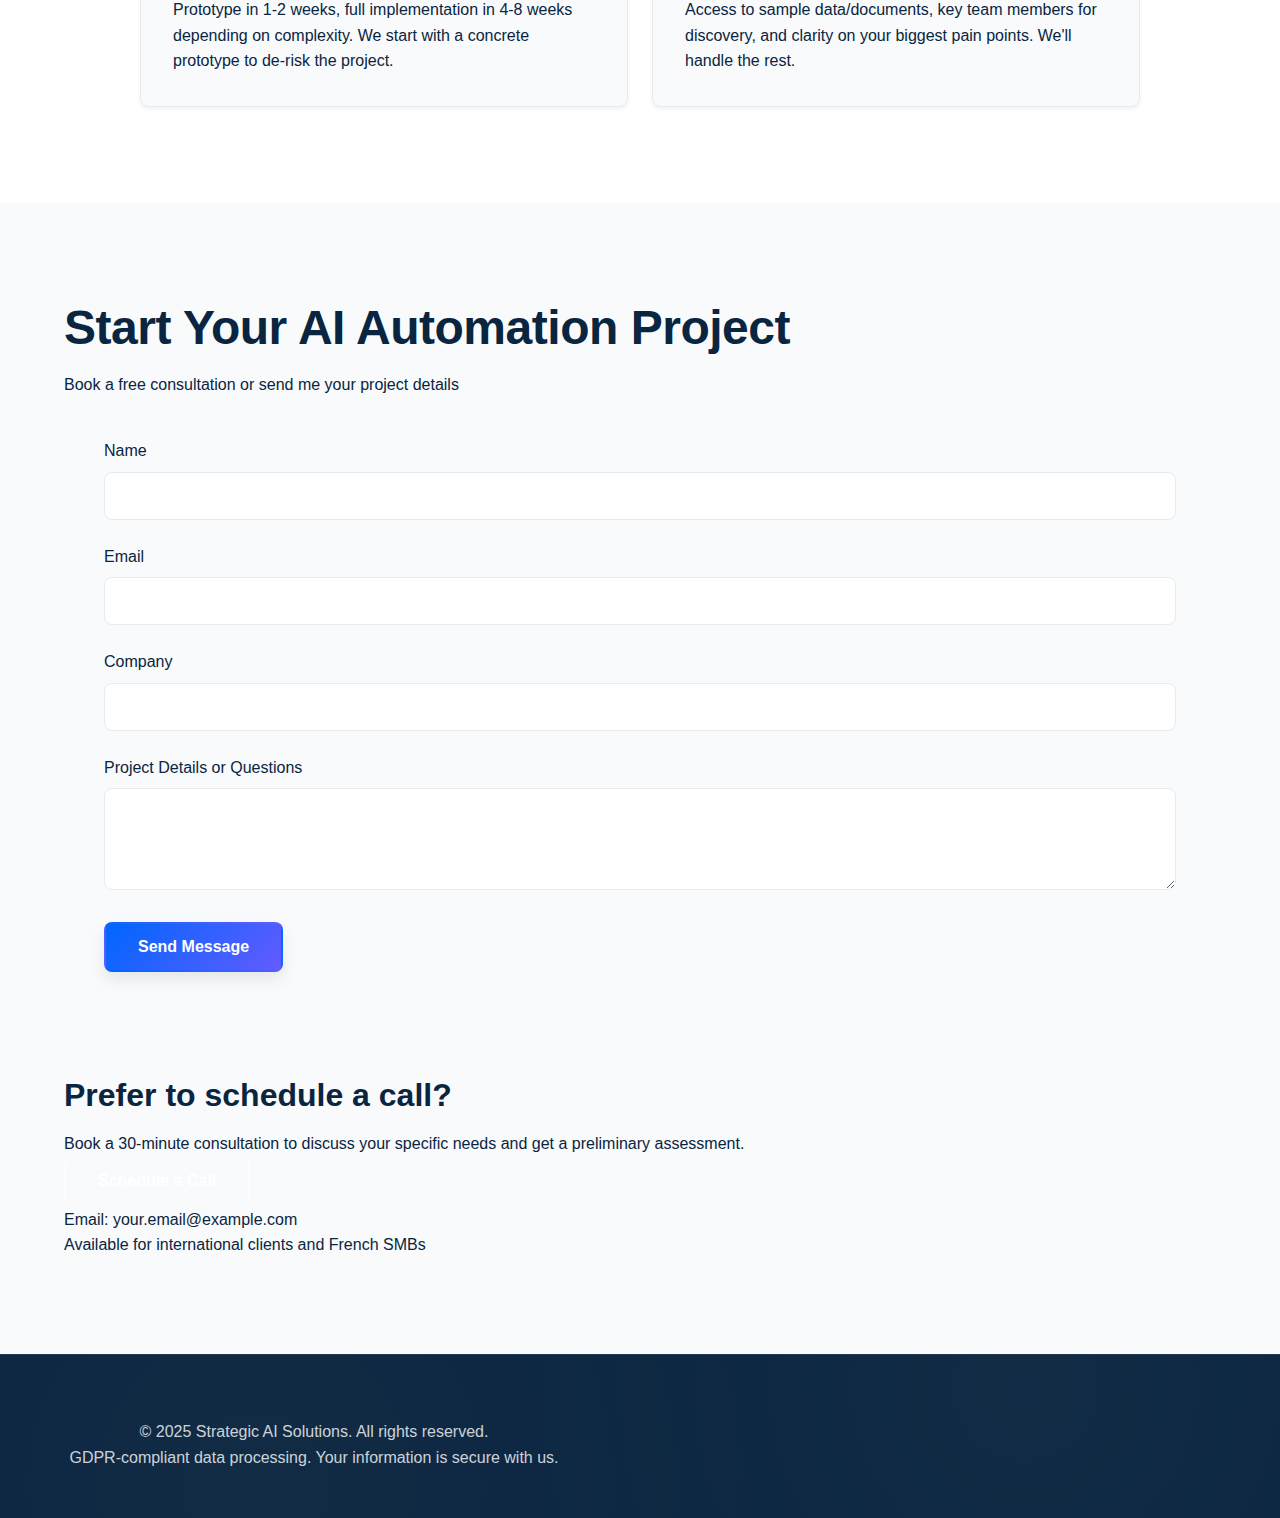
<file: indexeng.html>
<!DOCTYPE html>
<html lang="en">
<head>
    <meta charset="UTF-8">
    <meta name="viewport" content="width=device-width, initial-scale=1.0">
    <meta name="description" content="Practical AI automation solutions for businesses. From strategy to code, I build and ship AI tools that automate your operations.">
    <meta property="og:title" content="Strategic AI Solutions | Build & Ship Practical AI Tools">
    <meta property="og:description" content="From strategy to code - AI automation solutions for data processing, knowledge bases, and customer support.">
    <title>Strategic AI Solutions | Build & Ship Practical AI Tools</title>
    <link rel="stylesheet" href="styles.css">
</head>
<body>
    <!-- Hero Section -->
    <header class="hero">
        <div class="container">
            <h1 id="hero-title">I Build & Ship Practical AI Tools That Automate Your Business Operations</h1>
            <p id="hero-subtitle">You get one strategic doer who bridges strategy and execution—from discovery call to deployed solution.</p>
            <div class="cta-container">
                <a href="#contact" class="btn btn-primary" id="cta-primary">Book a Free Consultation</a>
                <a href="#services" class="btn btn-secondary" id="cta-secondary">View Services</a>
            </div>
        </div>
    </header>

    <!-- Services Section -->
    <section id="services" class="services">
        <div class="container">
            <h2 id="services-title">Productized AI Services</h2>
            <p id="services-subtitle">Fixed-scope solutions with clear ROI and pricing</p>
            
            <div class="services-grid">
                <!-- Service 1: Automated Data Processor -->
                <div class="service-card">
                    <h3 id="service1-title">Automated Data Processor</h3>
                    <p id="service1-pitch">I'll automate the manual, repetitive task of extracting data from your emails, PDFs, spreadsheets, or forms and get it into your database, CRM, or spreadsheet.</p>
                    
                    <div class="price-tag">€5k - €25k</div>
                    
                    <h4>Features:</h4>
                    <ul>
                        <li id="service1-feature1">Multi-format processing (PDFs, emails, spreadsheets, forms)</li>
                        <li id="service1-feature2">Custom integration with your CRM or database</li>
                        <li id="service1-feature3">Human-in-the-loop validation system</li>
                    </ul>
                    
                    <h4>Business Benefits:</h4>
                    <ul class="benefits">
                        <li id="service1-benefit1">Cut data entry time by 80%</li>
                        <li id="service1-benefit2">Eliminate human error in critical data</li>
                    </ul>
                    
                    <div class="use-case">
                        <strong>Use Case:</strong>
                        <p id="service1-usecase">Automating the processing of daily invoice PDFs into QuickBooks.</p>
                    </div>
                </div>
                
                <!-- Service 2: Intelligent Internal Knowledge Base -->
                <div class="service-card">
                    <h3 id="service2-title">Intelligent Internal Knowledge Base</h3>
                    <p id="service2-pitch">I'll build a chatbot that gives your team instant answers from your company documents (Google Docs, Confluence, PDFs, Slack history), so they stop wasting time searching.</p>
                    
                    <div class="price-tag">€10k - €30k</div>
                    
                    <h4>Features:</h4>
                    <ul>
                        <li id="service2-feature1">RAG implementation with Pinecone for accurate answers</li>
                        <li id="service2-feature2">Multi-source document integration</li>
                        <li id="service2-feature3">Secure, internal deployment</li>
                    </ul>
                    
                    <h4>Business Benefits:</h4>
                    <ul class="benefits">
                        <li id="service2-benefit1">Reduce information search time by 90%</li>
                        <li id="service2-benefit2">Cut new hire onboarding time in half</li>
                    </ul>
                    
                    <div class="use-case">
                        <strong>Use Case:</strong>
                        <p id="service2-usecase">A searchable hub for company SOPs and policies that cuts onboarding time in half.</p>
                    </div>
                </div>
                
                <!-- Service 3: Custom Customer Support Co-pilot -->
                <div class="service-card">
                    <h3 id="service3-title">Custom Customer Support Co-pilot</h3>
                    <p id="service3-pitch">I'll build an AI assistant for your support team that drafts high-quality, on-brand responses based on your knowledge base and past tickets, cutting average handling time in half.</p>
                    
                    <div class="price-tag">€15k - €40k</div>
                    
                    <h4>Features:</h4>
                    <ul>
                        <li id="service3-feature1">Integration with Zendesk, Intercom, or Freshdesk</li>
                        <li id="service3-feature2">Brand voice and tone consistency</li>
                        <li id="service3-feature3">Continuous learning from past tickets</li>
                    </ul>
                    
                    <h4>Business Benefits:</h4>
                    <ul class="benefits">
                        <li id="service3-benefit1">Reduce average ticket handling time by 50%</li>
                        <li id="service3-benefit2">Improve support consistency and quality</li>
                    </ul>
                    
                    <div class="use-case">
                        <strong>Use Case:</strong>
                        <p id="service3-usecase">An AI co-pilot that suggests responses in Zendesk, reducing ticket resolution time by 50%.</p>
                    </div>
                </div>
            </div>
        </div>
    </section>

    <!-- Process Section -->
    <section class="process">
        <div class="container">
            <h2 id="process-title">The Strategic Doer Process</h2>
            <p id="process-subtitle">A focused approach that de-risks your AI investment</p>
            
            <div class="process-steps">
                <div class="step">
                    <div class="step-number">1</div>
                    <h3 id="step1-title">Discovery & Strategy</h3>
                    <p id="step1-desc">We identify your biggest pain points and define clear success metrics with tangible ROI.</p>
                </div>
                
                <div class="step">
                    <div class="step-number">2</div>
                    <h3 id="step2-title">Build & Prototype</h3>
                    <p id="step2-desc">I build a working prototype in 1-2 weeks to validate the solution before full implementation.</p>
                </div>
                
                <div class="step">
                    <div class="step-number">3</div>
                    <h3 id="step3-title">Launch & Support</h3>
                    <p id="step3-desc">Deployment of the production solution with documentation and ongoing support options.</p>
                </div>
            </div>
        </div>
    </section>

    <!-- Why Choose Me Section -->
    <section class="why-choose">
        <div class="container">
            <h2 id="why-choose-title">Why Choose a Strategic Doer?</h2>
            
            <div class="reasons-grid">
                <div class="reason">
                    <h3 id="reason1-title">End-to-End Ownership</h3>
                    <p id="reason1-desc">You get one person who can do the discovery call, architect the system, build the prototype, and deploy the production tool.</p>
                </div>
                
                <div class="reason">
                    <h3 id="reason2-title">Scalable Craftsman Tech Stack</h3>
                    <p id="reason2-desc">OpenAI GPT-4o, Anthropic Claude 3.5, LangChain/LlamaIndex, Python (FastAPI), Pinecone, Supabase. No black boxes.</p>
                </div>
                
                <div class="reason">
                    <h3 id="reason3-title">GDPR Compliance & Security</h3>
                    <p id="reason3-desc">Built with European data protection standards from day one. On-premise options available.</p>
                </div>
                
                <div class="reason">
                    <h3 id="reason4-title">Focus on Tangible ROI</h3>
                    <p id="reason4-desc">Projects priced based on clear business value and ROI calculations, not just hours worked.</p>
                </div>
            </div>
        </div>
    </section>

    <!-- FAQ Section -->
    <section class="faq">
        <div class="container">
            <h2 id="faq-title">Frequently Asked Questions</h2>
            
            <div class="faq-grid">
                <div class="faq-item">
                    <h3 id="faq1-question">How do you ensure data security and GDPR compliance?</h3>
                    <p id="faq1-answer">All solutions are built with GDPR principles by design. We can process data locally, use on-premise deployment, or select compliant cloud providers. Data encryption, access controls, and audit logs are standard.</p>
                </div>
                
                <div class="faq-item">
                    <h3 id="faq2-question">What systems can you integrate with?</h3>
                    <p id="faq2-answer">Most popular CRMs (Salesforce, HubSpot), databases, support platforms (Zendesk, Intercom), and document systems (Google Workspace, Confluence, SharePoint). We use APIs for seamless integration.</p>
                </div>
                
                <div class="faq-item">
                    <h3 id="faq3-question">What support do you provide after launch?</h3>
                    <p id="faq3-answer">30 days of included support, with optional ongoing maintenance packages. Comprehensive documentation and training for your team.</p>
                </div>
                
                <div class="faq-item">
                    <h3 id="faq4-question">How customizable are these solutions?</h3>
                    <p id="faq4-answer">While productized for efficiency, each solution is tailored to your specific workflows, branding, and integration needs within the scope.</p>
                </div>
                
                <div class="faq-item">
                    <h3 id="faq5-question">What's the typical timeline?</h3>
                    <p id="faq5-answer">Prototype in 1-2 weeks, full implementation in 4-8 weeks depending on complexity. We start with a concrete prototype to de-risk the project.</p>
                </div>
                
                <div class="faq-item">
                    <h3 id="faq6-question">What do you need to get started?</h3>
                    <p id="faq6-answer">Access to sample data/documents, key team members for discovery, and clarity on your biggest pain points. We'll handle the rest.</p>
                </div>
            </div>
        </div>
    </section>

    <!-- Contact Section -->
    <section id="contact" class="contact">
        <div class="container">
            <h2 id="contact-title">Start Your AI Automation Project</h2>
            <p id="contact-subtitle">Book a free consultation or send me your project details</p>
            
            <div class="contact-grid">
                <div class="contact-form">
                    <form id="lead-form">
                        <div class="form-group">
                            <label for="name">Name</label>
                            <input type="text" id="name" name="name" required>
                        </div>
                        
                        <div class="form-group">
                            <label for="email">Email</label>
                            <input type="email" id="email" name="email" required>
                        </div>
                        
                        <div class="form-group">
                            <label for="company">Company</label>
                            <input type="text" id="company" name="company">
                        </div>
                        
                        <div class="form-group">
                            <label for="message">Project Details or Questions</label>
                            <textarea id="message" name="message" rows="4"></textarea>
                        </div>
                        
                        <button type="submit" class="btn btn-primary">Send Message</button>
                    </form>
                </div>
                
                <div class="contact-cta">
                    <h3>Prefer to schedule a call?</h3>
                    <p>Book a 30-minute consultation to discuss your specific needs and get a preliminary assessment.</p>
                    <a href="#" class="btn btn-secondary">Schedule a Call</a>
                    
                    <div class="contact-info">
                        <p>Email: your.email@example.com</p>
                        <p>Available for international clients and French SMBs</p>
                    </div>
                </div>
            </div>
        </div>
    </section>

    <!-- Footer -->
    <footer class="footer">
        <div class="container">
            <p>&copy; 2025 Strategic AI Solutions. All rights reserved.</p>
            <p>GDPR-compliant data processing. Your information is secure with us.</p>
        </div>
    </footer>
</body>
</html>
</file>
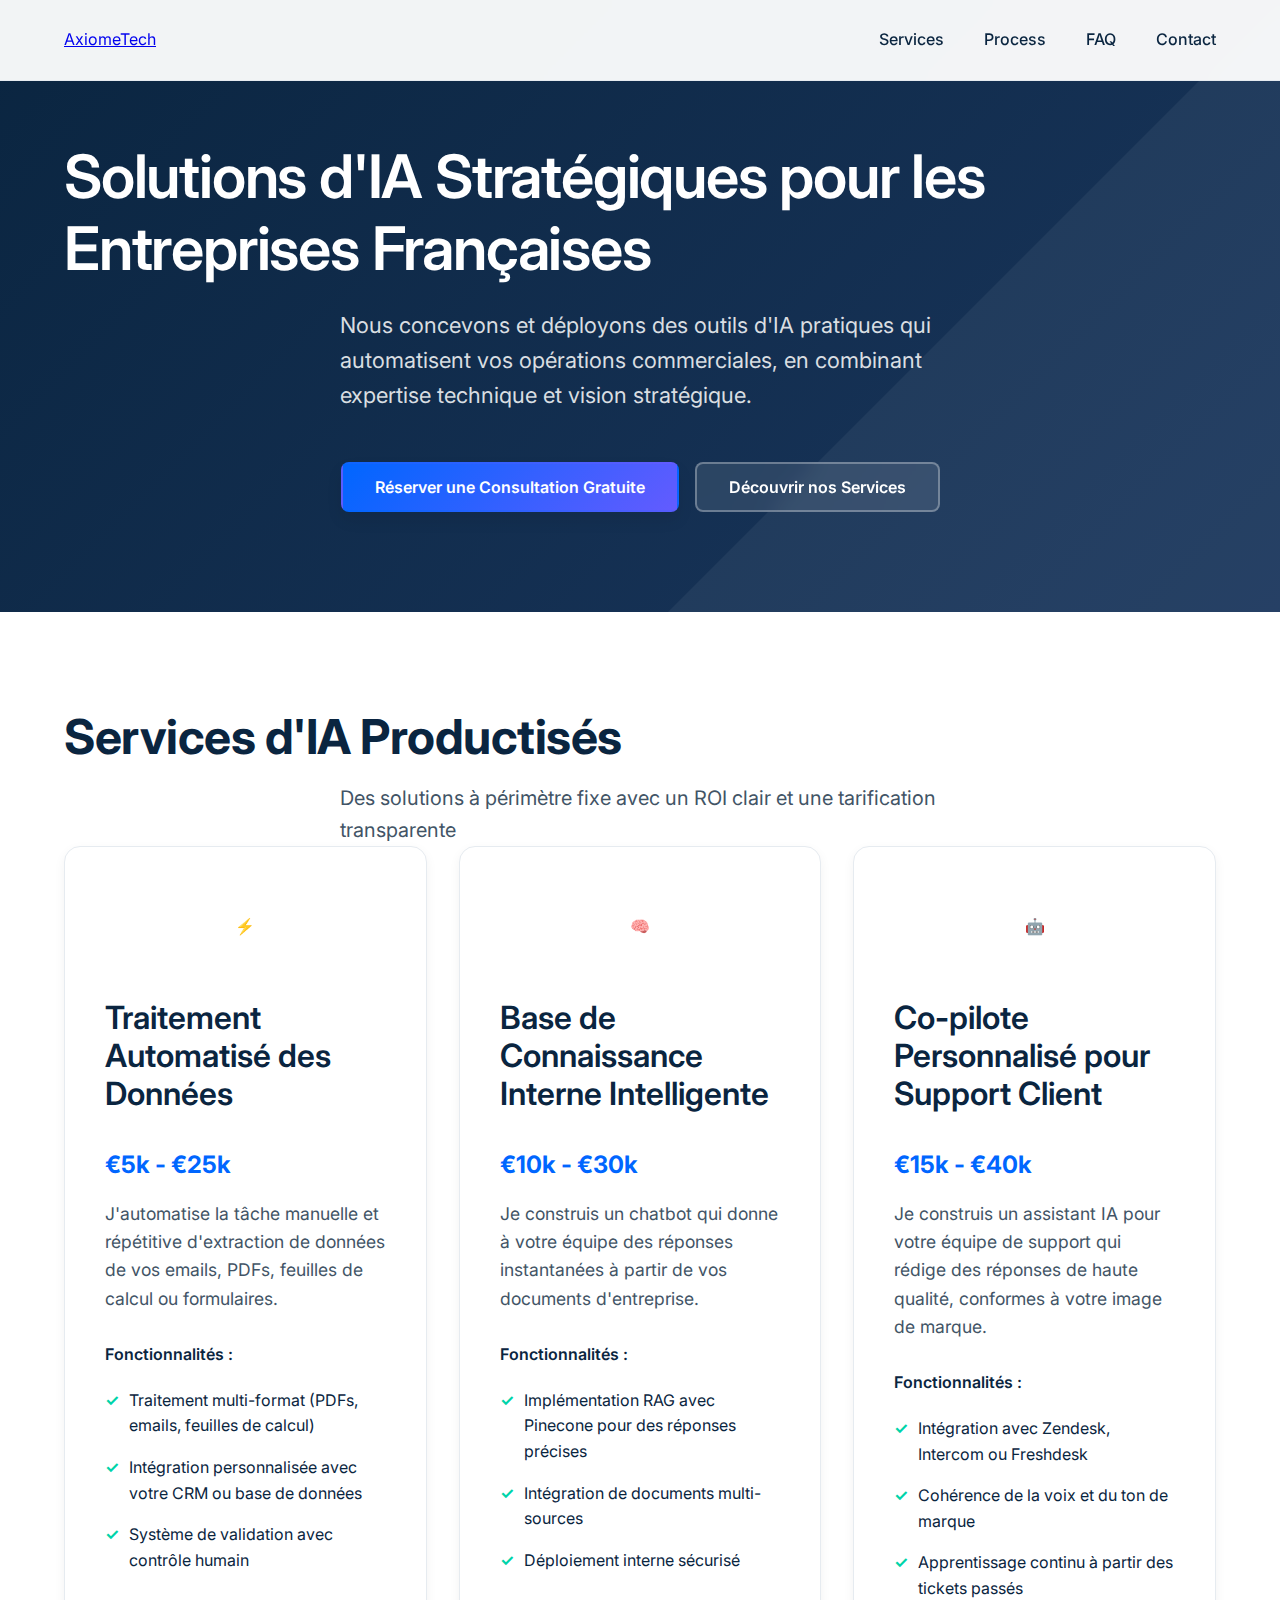
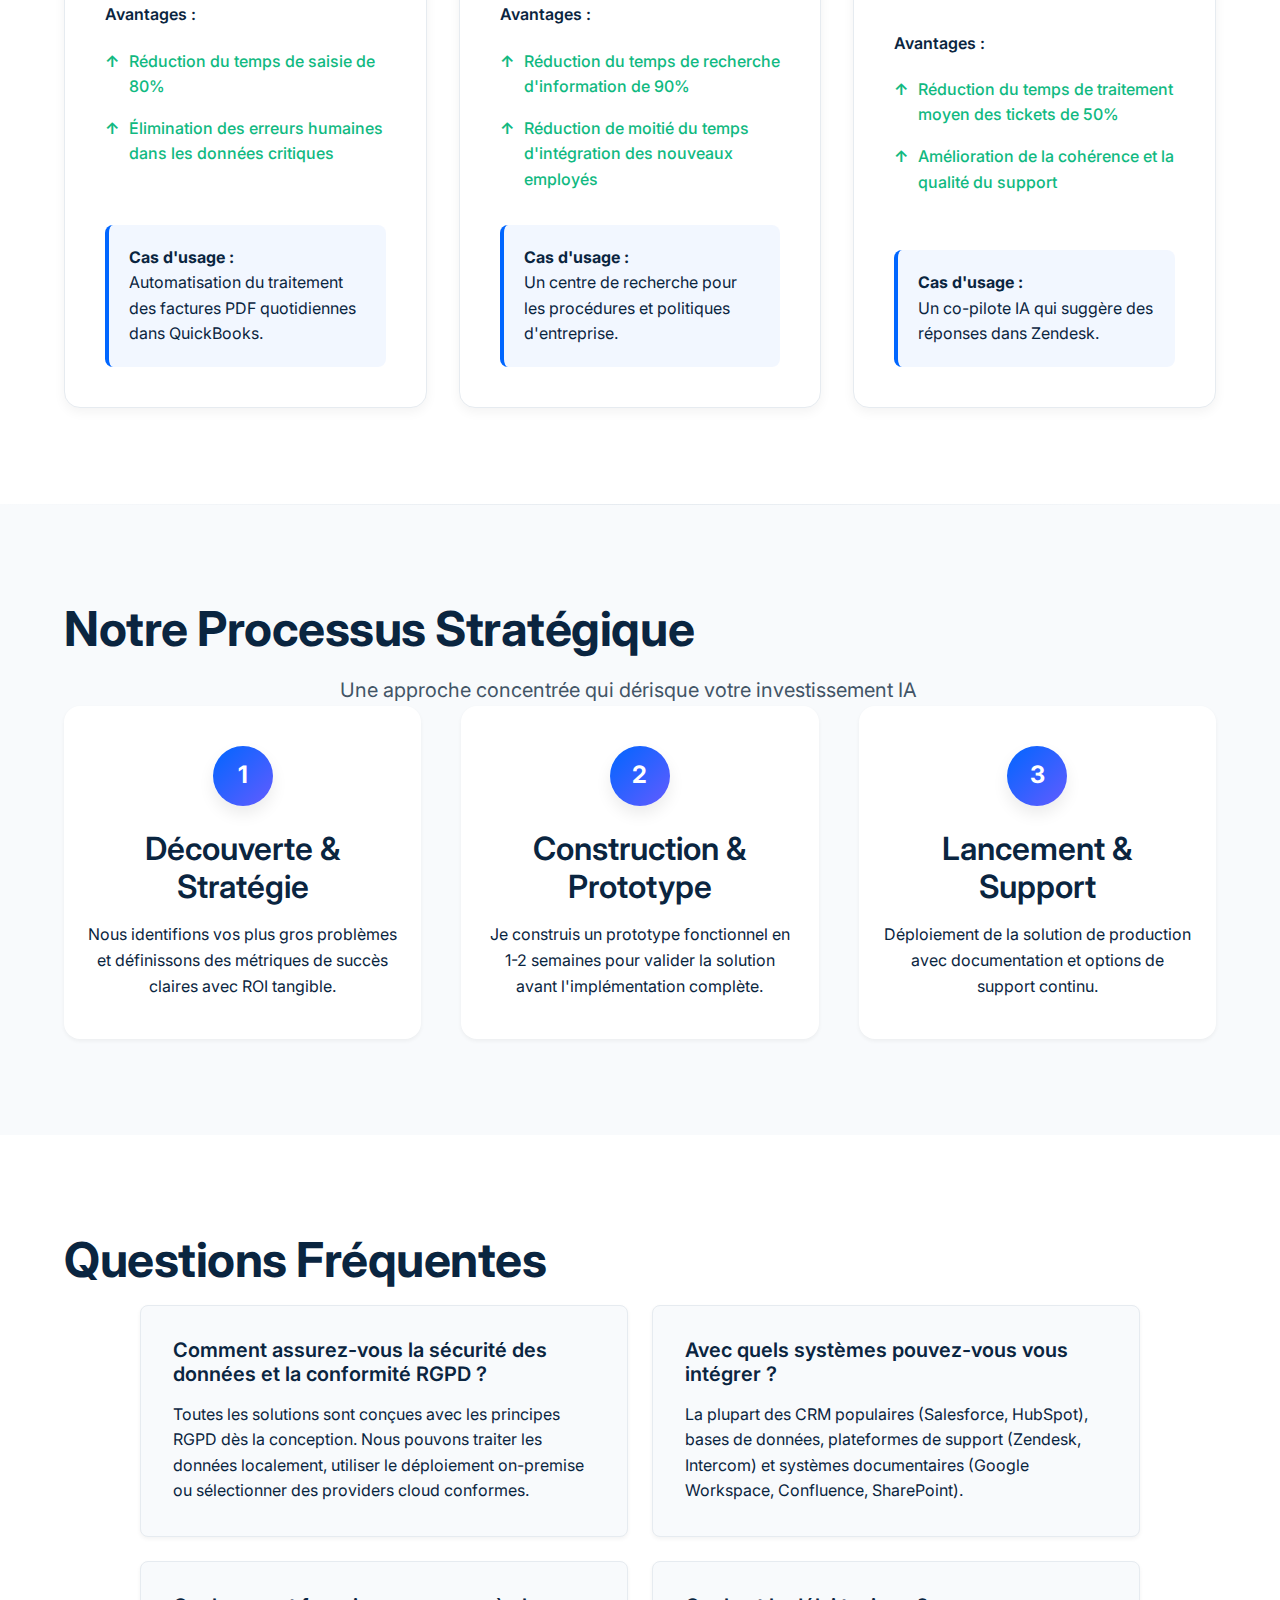
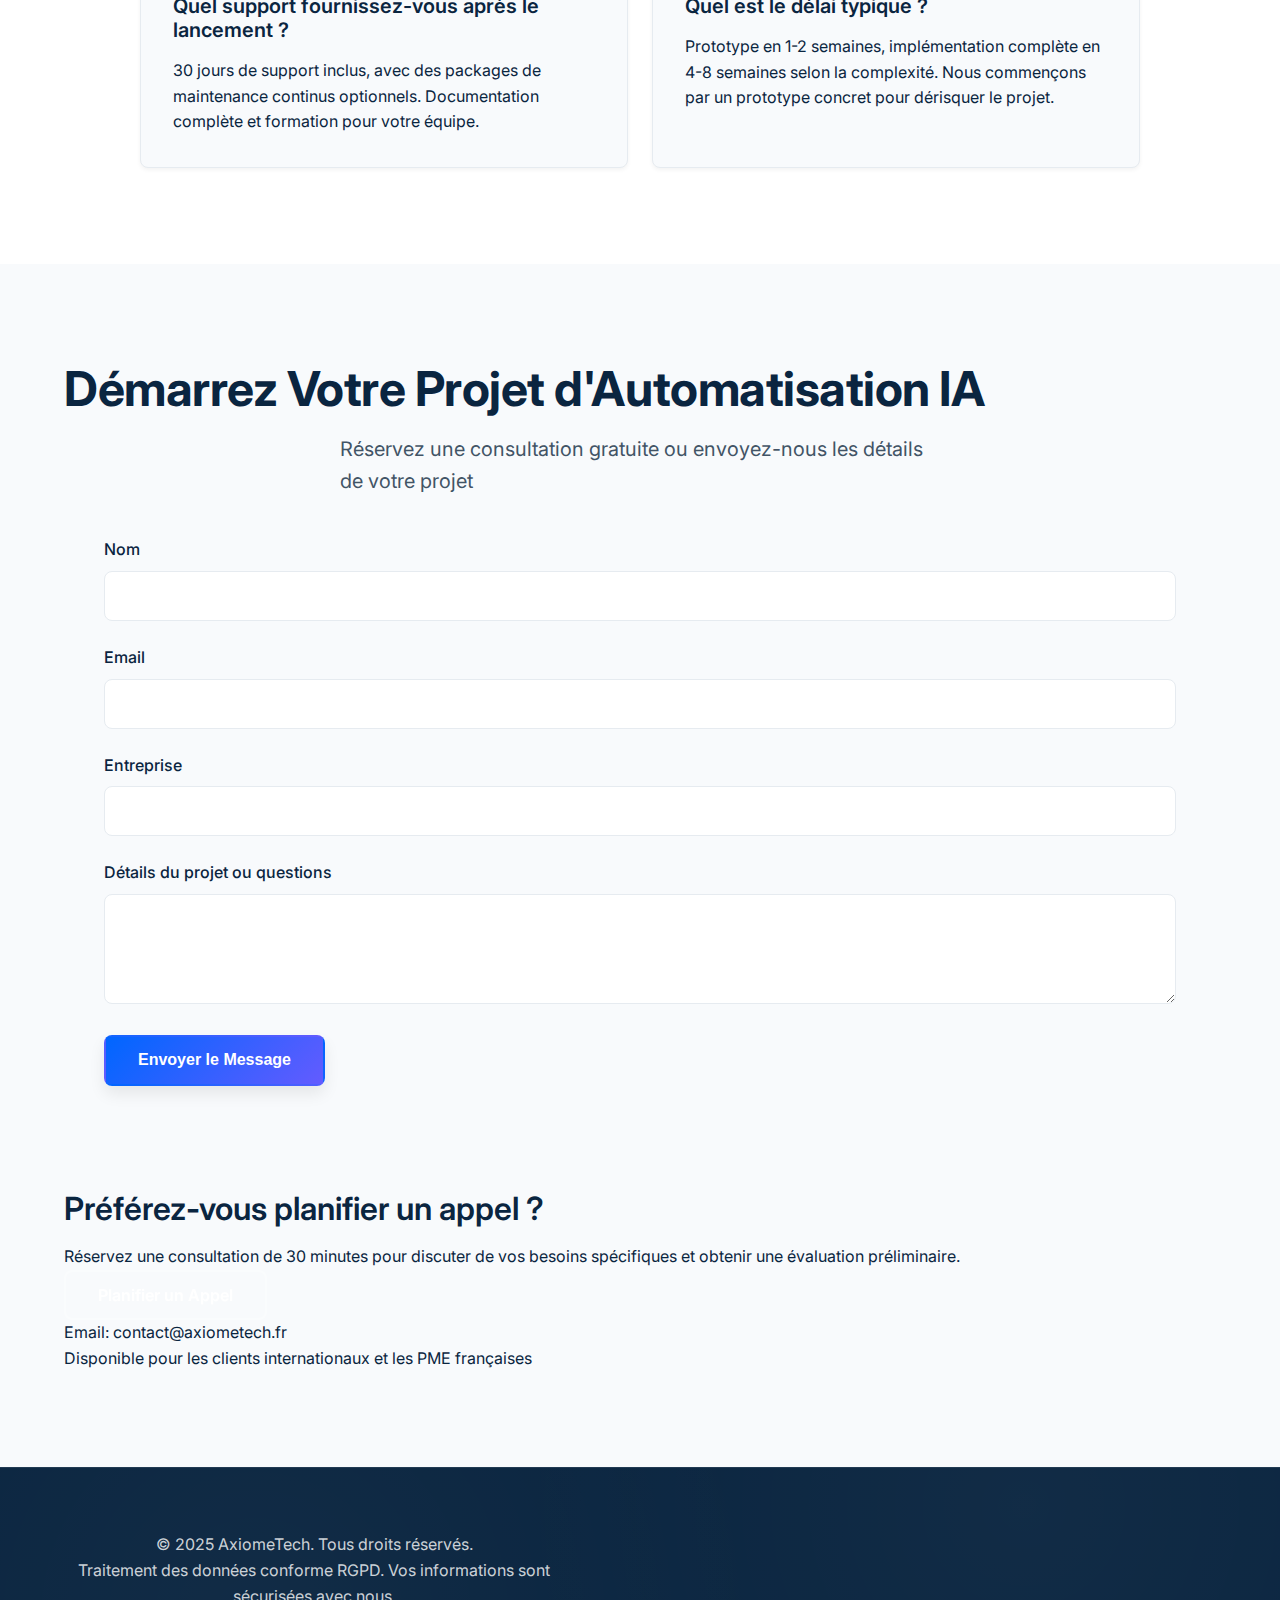
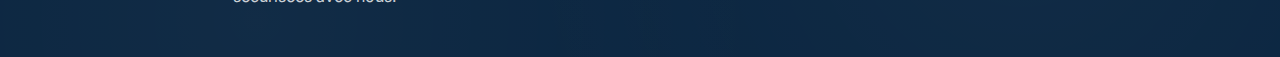
<file: indexfr.html>
<!DOCTYPE html>
<html lang="en">
<head>
    <meta charset="UTF-8">
    <meta name="viewport" content="width=device-width, initial-scale=1.0">
    <title>Strategic AI Solutions | For French Tech & SMBs</title>
    <meta name="description" content="Practical AI automation solutions for French businesses. From strategy to code, we build and ship AI tools that automate your operations.">
    <link rel="stylesheet" href="styles.css">
    <!-- Google Fonts -->
    <link rel="preconnect" href="https://fonts.googleapis.com">
    <link rel="preconnect" href="https://fonts.gstatic.com" crossorigin>
    <link href="https://fonts.googleapis.com/css2?family=Inter:ital,opsz,wght@0,14..32,100..900;1,14..32,100..900&family=Playfair+Display:ital,wght@0,400..900;1,400..900&display=swap" rel="stylesheet">
</head>
<body>
    <!-- Navigation -->
    <nav class="navbar">
        <div class="nav-container">
            <a href="#" class="nav-logo">AxiomeTech</a>
            <ul class="nav-menu">
                <li class="nav-item">
                    <a href="#services" class="nav-link">Services</a>
                </li>
                <li class="nav-item">
                    <a href="#process" class="nav-link">Process</a>
                </li>
                <li class="nav-item">
                    <a href="#faq" class="nav-link">FAQ</a>
                </li>
                <li class="nav-item">
                    <a href="#contact" class="nav-link">Contact</a>
                </li>
            </ul>
            <div class="hamburger">
                <span class="bar"></span>
                <span class="bar"></span>
                <span class="bar"></span>
            </div>
        </div>
    </nav>

    <!-- Hero Section -->
    <section class="hero">
        <div class="container">
            <h1 class="hero-title">Solutions d'IA Stratégiques pour les Entreprises Françaises</h1>
            <p class="hero-subtitle">Nous concevons et déployons des outils d'IA pratiques qui automatisent vos opérations commerciales, en combinant expertise technique et vision stratégique.</p>
            <div class="cta-container">
                <a href="#contact" class="btn btn-primary">Réserver une Consultation Gratuite</a>
                <a href="#services" class="btn btn-secondary">Découvrir nos Services</a>
            </div>
        </div>
    </section>

    <!-- Services Section -->
    <section id="services" class="services">
        <div class="container">
            <h2 class="section-title">Services d'IA Productisés</h2>
            <p class="section-subtitle">Des solutions à périmètre fixe avec un ROI clair et une tarification transparente</p>
            
            <div class="services-grid">
                <!-- Service 1 -->
                <div class="service-card">
                    <div class="service-icon">⚡</div>
                    <h3>Traitement Automatisé des Données</h3>
                    <p class="service-price">€5k - €25k</p>
                    <p class="service-pitch">J'automatise la tâche manuelle et répétitive d'extraction de données de vos emails, PDFs, feuilles de calcul ou formulaires.</p>
                    
                    <h4>Fonctionnalités :</h4>
                    <ul class="service-features">
                        <li>Traitement multi-format (PDFs, emails, feuilles de calcul)</li>
                        <li>Intégration personnalisée avec votre CRM ou base de données</li>
                        <li>Système de validation avec contrôle humain</li>
                    </ul>
                    
                    <h4>Avantages :</h4>
                    <ul class="service-benefits">
                        <li>Réduction du temps de saisie de 80%</li>
                        <li>Élimination des erreurs humaines dans les données critiques</li>
                    </ul>
                    
                    <div class="service-use-case">
                        <strong>Cas d'usage :</strong>
                        <p>Automatisation du traitement des factures PDF quotidiennes dans QuickBooks.</p>
                    </div>
                </div>

                <!-- Service 2 -->
                <div class="service-card">
                    <div class="service-icon">🧠</div>
                    <h3>Base de Connaissance Interne Intelligente</h3>
                    <p class="service-price">€10k - €30k</p>
                    <p class="service-pitch">Je construis un chatbot qui donne à votre équipe des réponses instantanées à partir de vos documents d'entreprise.</p>
                    
                    <h4>Fonctionnalités :</h4>
                    <ul class="service-features">
                        <li>Implémentation RAG avec Pinecone pour des réponses précises</li>
                        <li>Intégration de documents multi-sources</li>
                        <li>Déploiement interne sécurisé</li>
                    </ul>
                    
                    <h4>Avantages :</h4>
                    <ul class="service-benefits">
                        <li>Réduction du temps de recherche d'information de 90%</li>
                        <li>Réduction de moitié du temps d'intégration des nouveaux employés</li>
                    </ul>
                    
                    <div class="service-use-case">
                        <strong>Cas d'usage :</strong>
                        <p>Un centre de recherche pour les procédures et politiques d'entreprise.</p>
                    </div>
                </div>

                <!-- Service 3 -->
                <div class="service-card">
                    <div class="service-icon">🤖</div>
                    <h3>Co-pilote Personnalisé pour Support Client</h3>
                    <p class="service-price">€15k - €40k</p>
                    <p class="service-pitch">Je construis un assistant IA pour votre équipe de support qui rédige des réponses de haute qualité, conformes à votre image de marque.</p>
                    
                    <h4>Fonctionnalités :</h4>
                    <ul class="service-features">
                        <li>Intégration avec Zendesk, Intercom ou Freshdesk</li>
                        <li>Cohérence de la voix et du ton de marque</li>
                        <li>Apprentissage continu à partir des tickets passés</li>
                    </ul>
                    
                    <h4>Avantages :</h4>
                    <ul class="service-benefits">
                        <li>Réduction du temps de traitement moyen des tickets de 50%</li>
                        <li>Amélioration de la cohérence et la qualité du support</li>
                    </ul>
                    
                    <div class="service-use-case">
                        <strong>Cas d'usage :</strong>
                        <p>Un co-pilote IA qui suggère des réponses dans Zendesk.</p>
                    </div>
                </div>
            </div>
        </div>
    </section>

    <!-- Process Section -->
    <section id="process" class="process">
        <div class="container">
            <h2 class="section-title">Notre Processus Stratégique</h2>
            <p class="section-subtitle">Une approche concentrée qui dérisque votre investissement IA</p>
            
            <div class="process-steps">
                <div class="step">
                    <div class="step-number">1</div>
                    <h3>Découverte & Stratégie</h3>
                    <p>Nous identifions vos plus gros problèmes et définissons des métriques de succès claires avec ROI tangible.</p>
                </div>
                
                <div class="step">
                    <div class="step-number">2</div>
                    <h3>Construction & Prototype</h3>
                    <p>Je construis un prototype fonctionnel en 1-2 semaines pour valider la solution avant l'implémentation complète.</p>
                </div>
                
                <div class="step">
                    <div class="step-number">3</div>
                    <h3>Lancement & Support</h3>
                    <p>Déploiement de la solution de production avec documentation et options de support continu.</p>
                </div>
            </div>
        </div>
    </section>

    <!-- FAQ Section -->
    <section id="faq" class="faq">
        <div class="container">
            <h2 class="section-title">Questions Fréquentes</h2>
            
            <div class="faq-grid">
                <div class="faq-item">
                    <h3>Comment assurez-vous la sécurité des données et la conformité RGPD ?</h3>
                    <p>Toutes les solutions sont conçues avec les principes RGPD dès la conception. Nous pouvons traiter les données localement, utiliser le déploiement on-premise ou sélectionner des providers cloud conformes.</p>
                </div>
                
                <div class="faq-item">
                    <h3>Avec quels systèmes pouvez-vous vous intégrer ?</h3>
                    <p>La plupart des CRM populaires (Salesforce, HubSpot), bases de données, plateformes de support (Zendesk, Intercom) et systèmes documentaires (Google Workspace, Confluence, SharePoint).</p>
                </div>
                
                <div class="faq-item">
                    <h3>Quel support fournissez-vous après le lancement ?</h3>
                    <p>30 jours de support inclus, avec des packages de maintenance continus optionnels. Documentation complète et formation pour votre équipe.</p>
                </div>
                
                <div class="faq-item">
                    <h3>Quel est le délai typique ?</h3>
                    <p>Prototype en 1-2 semaines, implémentation complète en 4-8 semaines selon la complexité. Nous commençons par un prototype concret pour dérisquer le projet.</p>
                </div>
            </div>
        </div>
    </section>

    <!-- Contact Section -->
    <section id="contact" class="contact">
        <div class="container">
            <h2 class="section-title">Démarrez Votre Projet d'Automatisation IA</h2>
            <p class="section-subtitle">Réservez une consultation gratuite ou envoyez-nous les détails de votre projet</p>
            
            <div class="contact-grid">
                <div class="contact-form">
                    <form id="lead-form">
                        <div class="form-group">
                            <label for="name">Nom</label>
                            <input type="text" id="name" name="name" required>
                        </div>
                        
                        <div class="form-group">
                            <label for="email">Email</label>
                            <input type="email" id="email" name="email" required>
                        </div>
                        
                        <div class="form-group">
                            <label for="company">Entreprise</label>
                            <input type="text" id="company" name="company">
                        </div>
                        
                        <div class="form-group">
                            <label for="message">Détails du projet ou questions</label>
                            <textarea id="message" name="message" rows="4"></textarea>
                        </div>
                        
                        <button type="submit" class="btn btn-primary">Envoyer le Message</button>
                    </form>
                </div>
                
                <div class="contact-info">
                    <h3>Préférez-vous planifier un appel ?</h3>
                    <p>Réservez une consultation de 30 minutes pour discuter de vos besoins spécifiques et obtenir une évaluation préliminaire.</p>
                    <a href="#" class="btn btn-secondary">Planifier un Appel</a>
                    
                    <div class="contact-details">
                        <p>Email: contact@axiometech.fr</p>
                        <p>Disponible pour les clients internationaux et les PME françaises</p>
                    </div>
                </div>
            </div>
        </div>
    </section>

    <!-- Footer -->
    <footer class="footer">
        <div class="container">
            <p>&copy; 2025 AxiomeTech. Tous droits réservés.</p>
            <p>Traitement des données conforme RGPD. Vos informations sont sécurisées avec nous.</p>
        </div>
    </footer>

    <script src="script.js"></script>
</body>
</html>
</file>
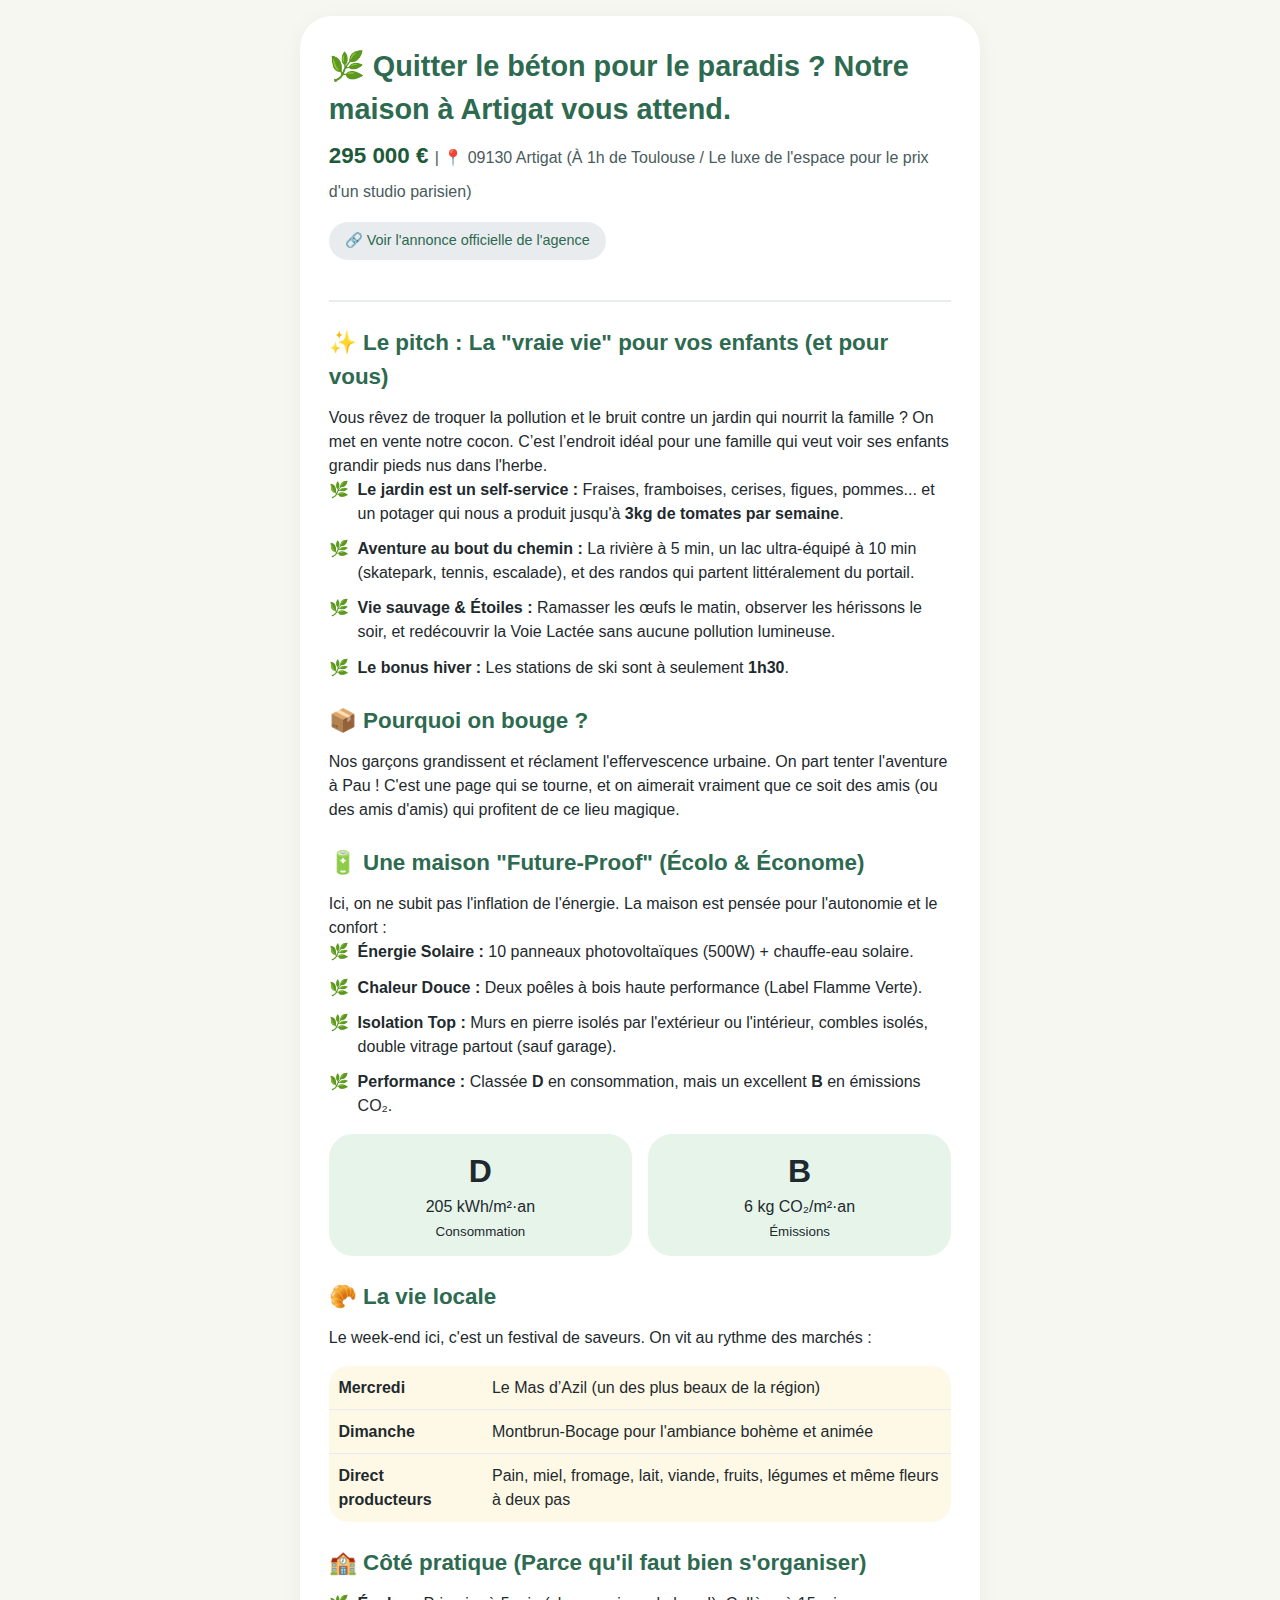
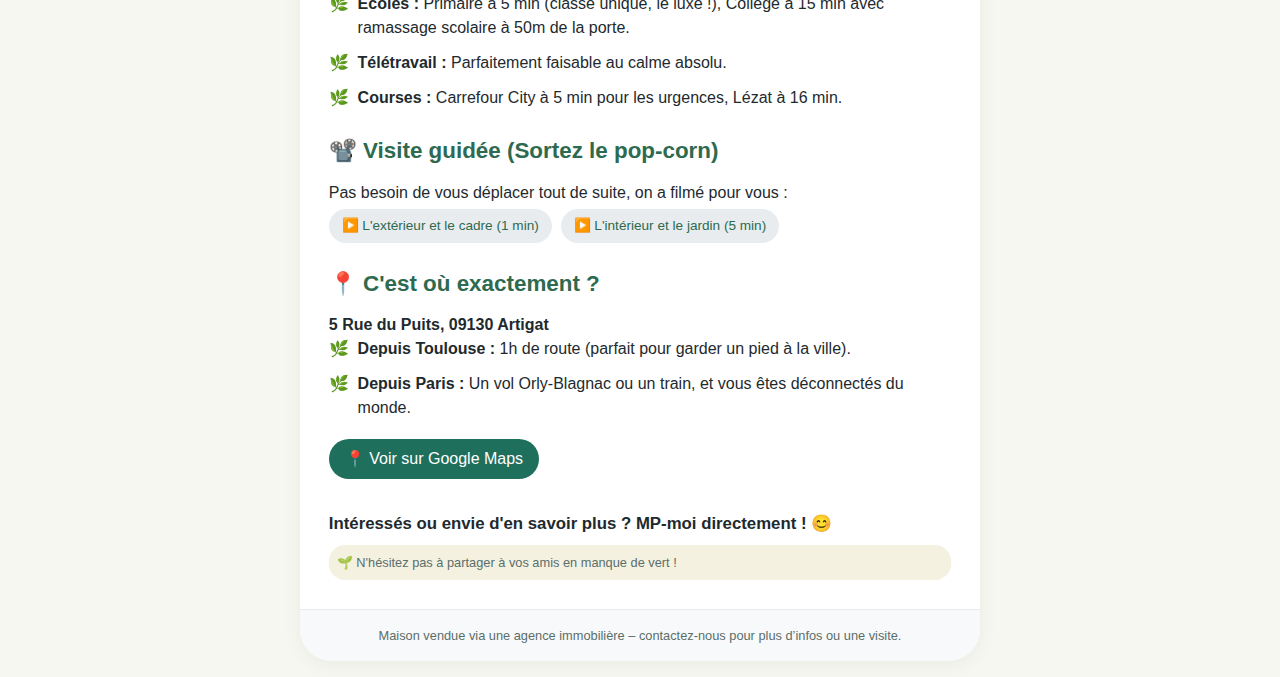
<file: maison.html>
<!DOCTYPE html>
<html lang="fr">
<head>
    <meta charset="UTF-8">
    <meta name="viewport" content="width=device-width, initial-scale=1.0, maximum-scale=1.0, user-scalable=yes">
    <title>Maison à vendre - Artigat | 295 000 €</title>
    <style>
        * {
            margin: 0;
            padding: 0;
            box-sizing: border-box;
        }

        body {
            font-family: -apple-system, BlinkMacSystemFont, "Segoe UI", Roboto, Helvetica, Arial, sans-serif;
            background: #f5f7f0;
            color: #1e2a2e;
            line-height: 1.5;
            padding: 1rem;
        }

        .container {
            max-width: 680px;
            margin: 0 auto;
            background: white;
            border-radius: 32px;
            overflow: hidden;
            box-shadow: 0 4px 20px rgba(0,0,0,0.05);
        }

        .content {
            padding: 1.8rem;
        }

        h1 {
            font-size: 1.8rem;
            font-weight: 700;
            margin-bottom: 0.5rem;
            color: #2d6a4f;
        }

        .price-location {
            font-size: 1.4rem;
            font-weight: 600;
            color: #1e5a3a;
            margin: 0.5rem 0 0.2rem;
        }

        .price-location span {
            font-weight: normal;
            font-size: 1rem;
            color: #4a5b5e;
        }

        .agency-link {
            display: inline-block;
            background: #e9ecef;
            padding: 0.5rem 1rem;
            border-radius: 40px;
            text-decoration: none;
            font-weight: 500;
            margin: 0.8rem 0 1rem;
            font-size: 0.9rem;
            color: #2d6a4f;
        }

        hr {
            margin: 1.5rem 0;
            border: none;
            border-top: 2px solid #e9ecef;
        }

        h2 {
            font-size: 1.4rem;
            font-weight: 600;
            margin: 1.5rem 0 0.8rem;
            color: #2d6a4f;
            display: flex;
            align-items: center;
            gap: 0.5rem;
        }

        .list-icon {
            list-style: none;
            padding-left: 0;
        }

        .list-icon li {
            margin-bottom: 0.7rem;
            padding-left: 1.8rem;
            position: relative;
        }

        .list-icon li::before {
            content: "🌿";
            position: absolute;
            left: 0;
            top: 0;
        }

        .energy-stats {
            display: flex;
            gap: 1rem;
            flex-wrap: wrap;
            margin: 1rem 0;
        }

        .energy-card {
            background: #e6f4ea;
            border-radius: 24px;
            padding: 0.8rem 1rem;
            text-align: center;
            flex: 1;
        }

        .energy-card .letter {
            font-size: 2rem;
            font-weight: 800;
        }

        .market-table {
            width: 100%;
            border-collapse: collapse;
            background: #fef9e6;
            border-radius: 20px;
            overflow: hidden;
            margin: 1rem 0;
        }

        .market-table td, .market-table th {
            padding: 0.6rem;
            border-bottom: 1px solid #e9ecef;
        }

        .market-table tr:last-child td {
            border-bottom: none;
        }

        .video-link {
            display: inline-block;
            background: #e9ecef;
            padding: 0.4rem 0.8rem;
            border-radius: 40px;
            margin: 0.3rem 0.3rem 0 0;
            font-size: 0.85rem;
            text-decoration: none;
            color: #2d6a4f;
        }

        .maps-link {
            display: inline-block;
            background: #1e6f5c;
            color: white;
            padding: 0.5rem 1rem;
            border-radius: 40px;
            text-decoration: none;
            font-weight: 500;
            margin: 0.5rem 0;
        }

        footer {
            background: #f8f9fa;
            padding: 1rem;
            text-align: center;
            font-size: 0.8rem;
            color: #5a6e6b;
            border-top: 1px solid #e9ecef;
        }

        .note {
            font-size: 0.8rem;
            color: #5a6e6b;
            background: #f4f1e1;
            padding: 0.5rem;
            border-radius: 16px;
            margin-top: 0.5rem;
        }
    </style>
</head>
<body>
<div class="container">
    <div class="content">
        <h1>🌿 Quitter le béton pour le paradis ? Notre maison à Artigat vous attend.</h1>
        <div class="price-location">
            295 000 € <span>| 📍 09130 Artigat (À 1h de Toulouse / Le luxe de l'espace pour le prix d'un studio parisien)</span>
        </div>
        <a href="#" class="agency-link" target="_blank">🔗 Voir l'annonce officielle de l'agence</a>

        <hr>

        <h2>✨ Le pitch : La "vraie vie" pour vos enfants (et pour vous)</h2>
        <p>Vous rêvez de troquer la pollution et le bruit contre un jardin qui nourrit la famille ? On met en vente notre cocon. C’est l’endroit idéal pour une famille qui veut voir ses enfants grandir pieds nus dans l'herbe.</p>
        <ul class="list-icon">
            <li><strong>Le jardin est un self-service :</strong> Fraises, framboises, cerises, figues, pommes... et un potager qui nous a produit jusqu'à <strong>3kg de tomates par semaine</strong>.</li>
            <li><strong>Aventure au bout du chemin :</strong> La rivière à 5 min, un lac ultra-équipé à 10 min (skatepark, tennis, escalade), et des randos qui partent littéralement du portail.</li>
            <li><strong>Vie sauvage & Étoiles :</strong> Ramasser les œufs le matin, observer les hérissons le soir, et redécouvrir la Voie Lactée sans aucune pollution lumineuse.</li>
            <li><strong>Le bonus hiver :</strong> Les stations de ski sont à seulement <strong>1h30</strong>.</li>
        </ul>

        <h2>📦 Pourquoi on bouge ?</h2>
        <p>Nos garçons grandissent et réclament l'effervescence urbaine. On part tenter l'aventure à Pau ! C'est une page qui se tourne, et on aimerait vraiment que ce soit des amis (ou des amis d'amis) qui profitent de ce lieu magique.</p>

        <h2>🔋 Une maison "Future-Proof" (Écolo & Économe)</h2>
        <p>Ici, on ne subit pas l'inflation de l'énergie. La maison est pensée pour l'autonomie et le confort :</p>
        <ul class="list-icon">
            <li><strong>Énergie Solaire :</strong> 10 panneaux photovoltaïques (500W) + chauffe-eau solaire.</li>
            <li><strong>Chaleur Douce :</strong> Deux poêles à bois haute performance (Label Flamme Verte).</li>
            <li><strong>Isolation Top :</strong> Murs en pierre isolés par l'extérieur ou l'intérieur, combles isolés, double vitrage partout (sauf garage).</li>
            <li><strong>Performance :</strong> Classée <strong>D</strong> en consommation, mais un excellent <strong>B</strong> en émissions CO₂.</li>
        </ul>

        <div class="energy-stats">
            <div class="energy-card">
                <div class="letter">D</div>
                <div>205 kWh/m²·an</div>
                <small>Consommation</small>
            </div>
            <div class="energy-card">
                <div class="letter">B</div>
                <div>6 kg CO₂/m²·an</div>
                <small>Émissions</small>
            </div>
        </div>

        <h2>🥐 La vie locale</h2>
        <p>Le week-end ici, c'est un festival de saveurs. On vit au rythme des marchés :</p>
        <table class="market-table">
            <tr><td><strong>Mercredi</strong></td><td>Le Mas d’Azil (un des plus beaux de la région)</td></tr>
            <tr><td><strong>Dimanche</strong></td><td>Montbrun-Bocage pour l'ambiance bohème et animée</td></tr>
            <tr><td><strong>Direct producteurs</strong></td><td>Pain, miel, fromage, lait, viande, fruits, légumes et même fleurs à deux pas</td></tr>
        </table>

        <h2>🏫 Côté pratique (Parce qu'il faut bien s'organiser)</h2>
        <ul class="list-icon">
            <li><strong>Écoles :</strong> Primaire à 5 min (classe unique, le luxe !), Collège à 15 min avec ramassage scolaire à 50m de la porte.</li>
            <li><strong>Télétravail :</strong> Parfaitement faisable au calme absolu.</li>
            <li><strong>Courses :</strong> Carrefour City à 5 min pour les urgences, Lézat à 16 min.</li>
        </ul>

        <h2>📽️ Visite guidée (Sortez le pop-corn)</h2>
        <p>Pas besoin de vous déplacer tout de suite, on a filmé pour vous :</p>
        <div>
            <a class="video-link" href="https://photos.app.goo.gl/SavZfhar8bL2TYPG6" target="_blank">▶️ L'extérieur et le cadre (1 min)</a>
            <a class="video-link" href="https://photos.app.goo.gl/iZ5cdQvcNvkNSa6c9" target="_blank">▶️ L'intérieur et le jardin (5 min)</a>
        </div>

        <h2>📍 C'est où exactement ?</h2>
        <p><strong>5 Rue du Puits, 09130 Artigat</strong></p>
        <ul class="list-icon">
            <li><strong>Depuis Toulouse :</strong> 1h de route (parfait pour garder un pied à la ville).</li>
            <li><strong>Depuis Paris :</strong> Un vol Orly-Blagnac ou un train, et vous êtes déconnectés du monde.</li>
        </ul>
        <a href="https://maps.app.goo.gl/qh6Hq62b2maBdLHw5" class="maps-link" target="_blank">📍 Voir sur Google Maps</a>

        <p style="margin-top: 1.5rem; font-size: 1.05rem;"><strong>Intéressés ou envie d'en savoir plus ? MP-moi directement ! 😊</strong></p>
        <div class="note">
            🌱 N'hésitez pas à partager à vos amis en manque de vert !
        </div>
    </div>
    <footer>
        Maison vendue via une agence immobilière – contactez-nous pour plus d’infos ou une visite.
    </footer>
</div>
</body>
</html>
</file>
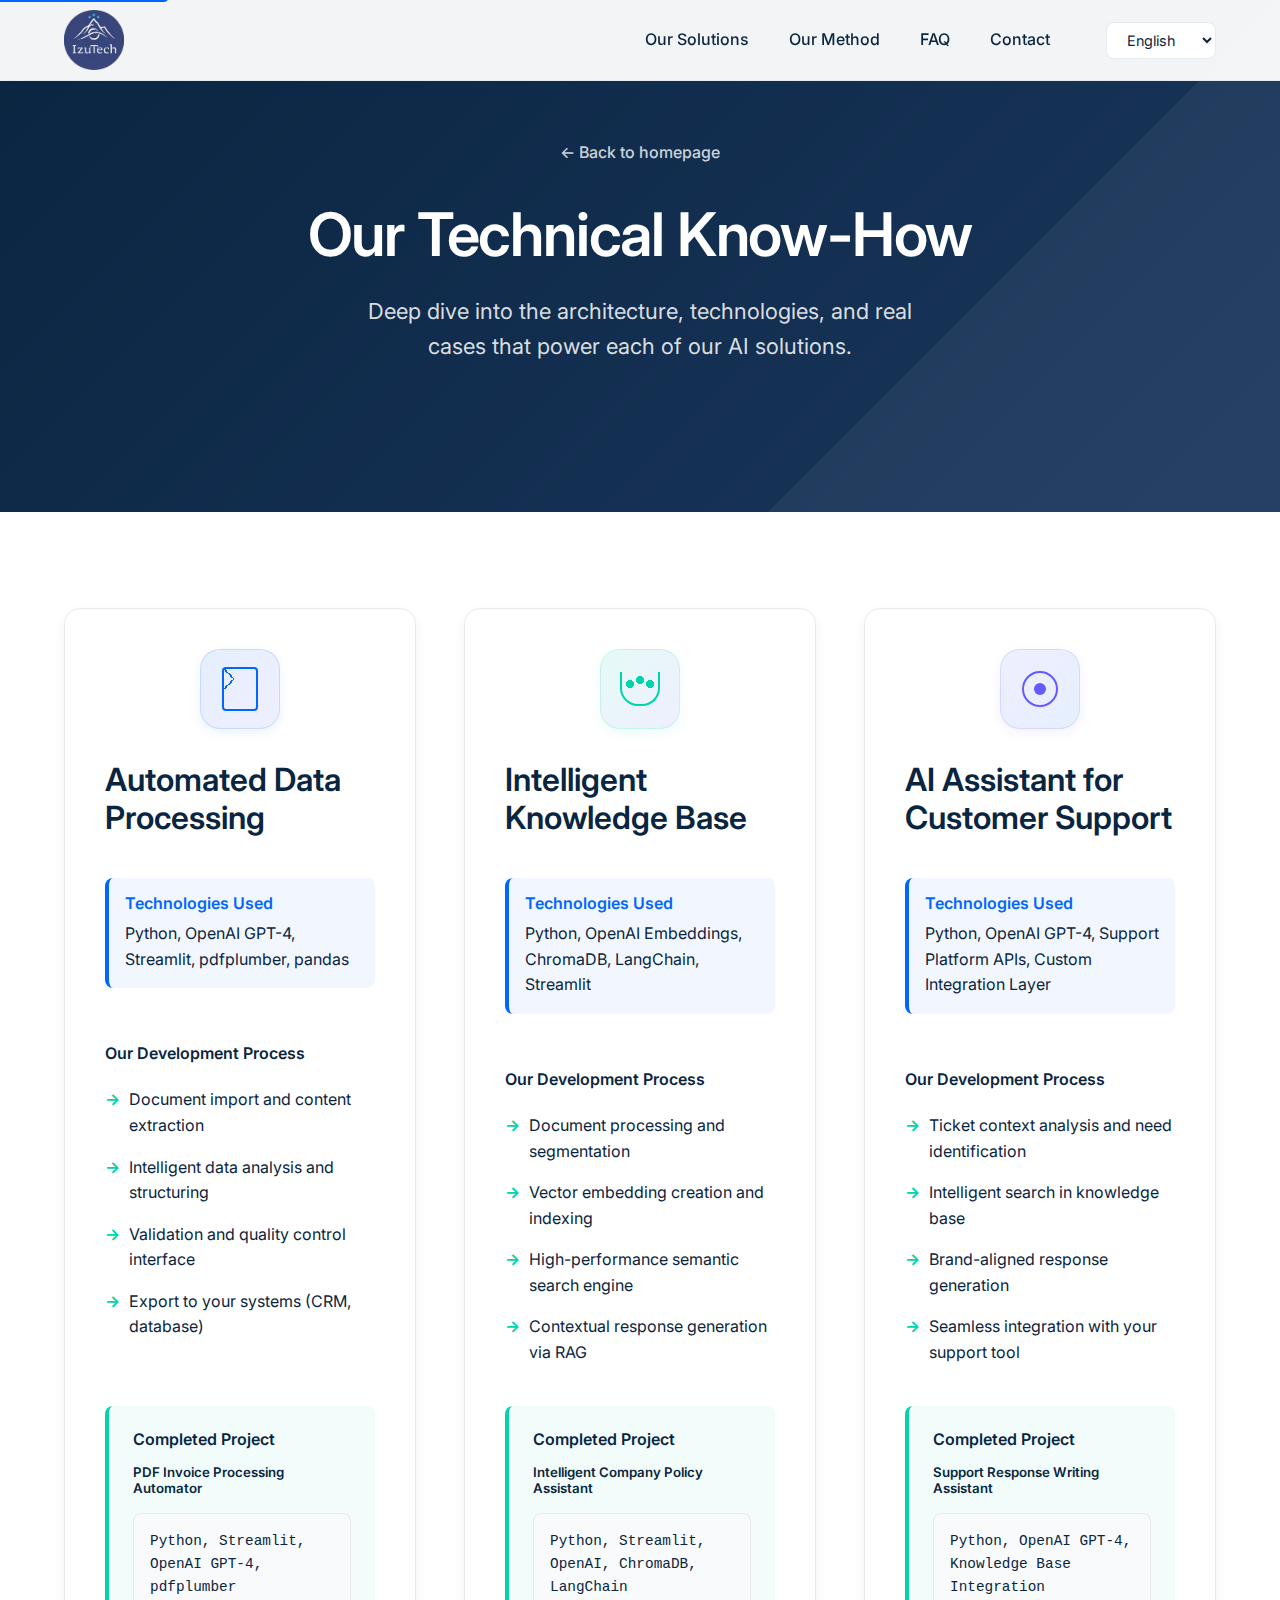
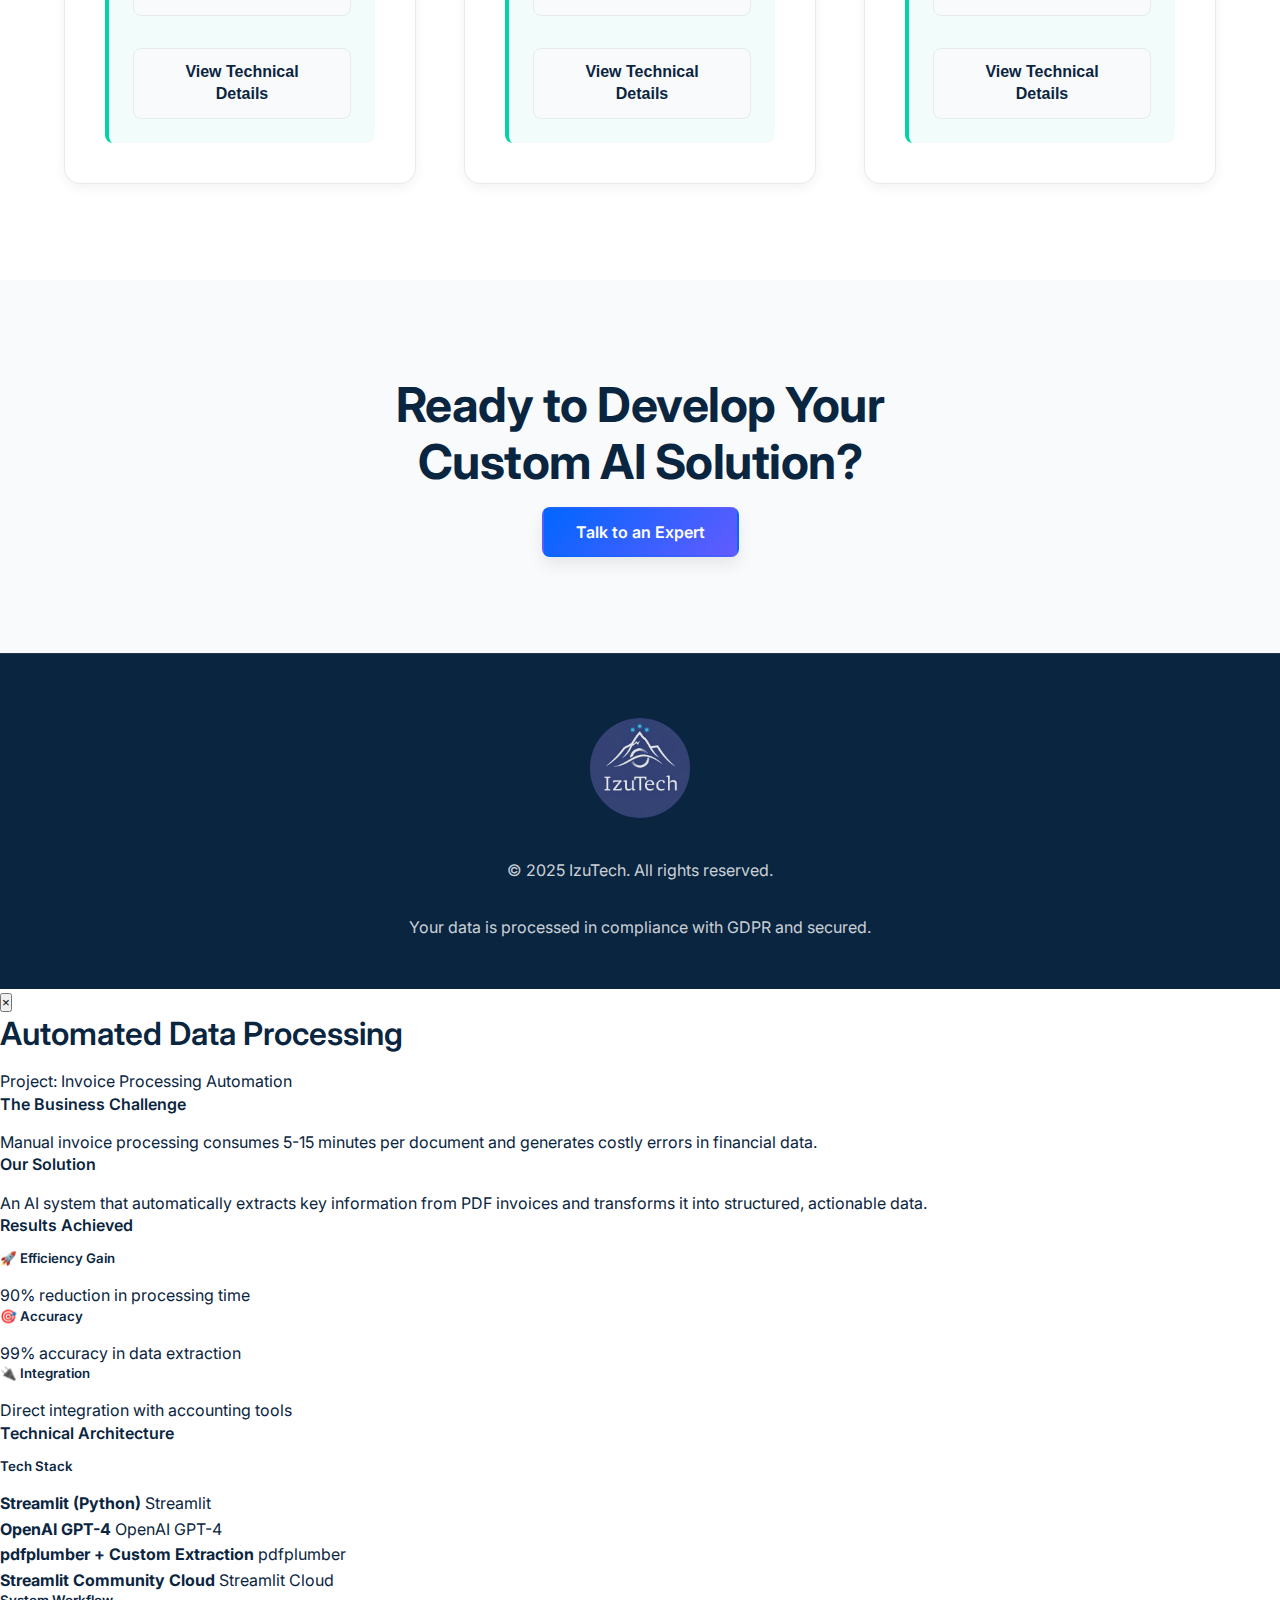
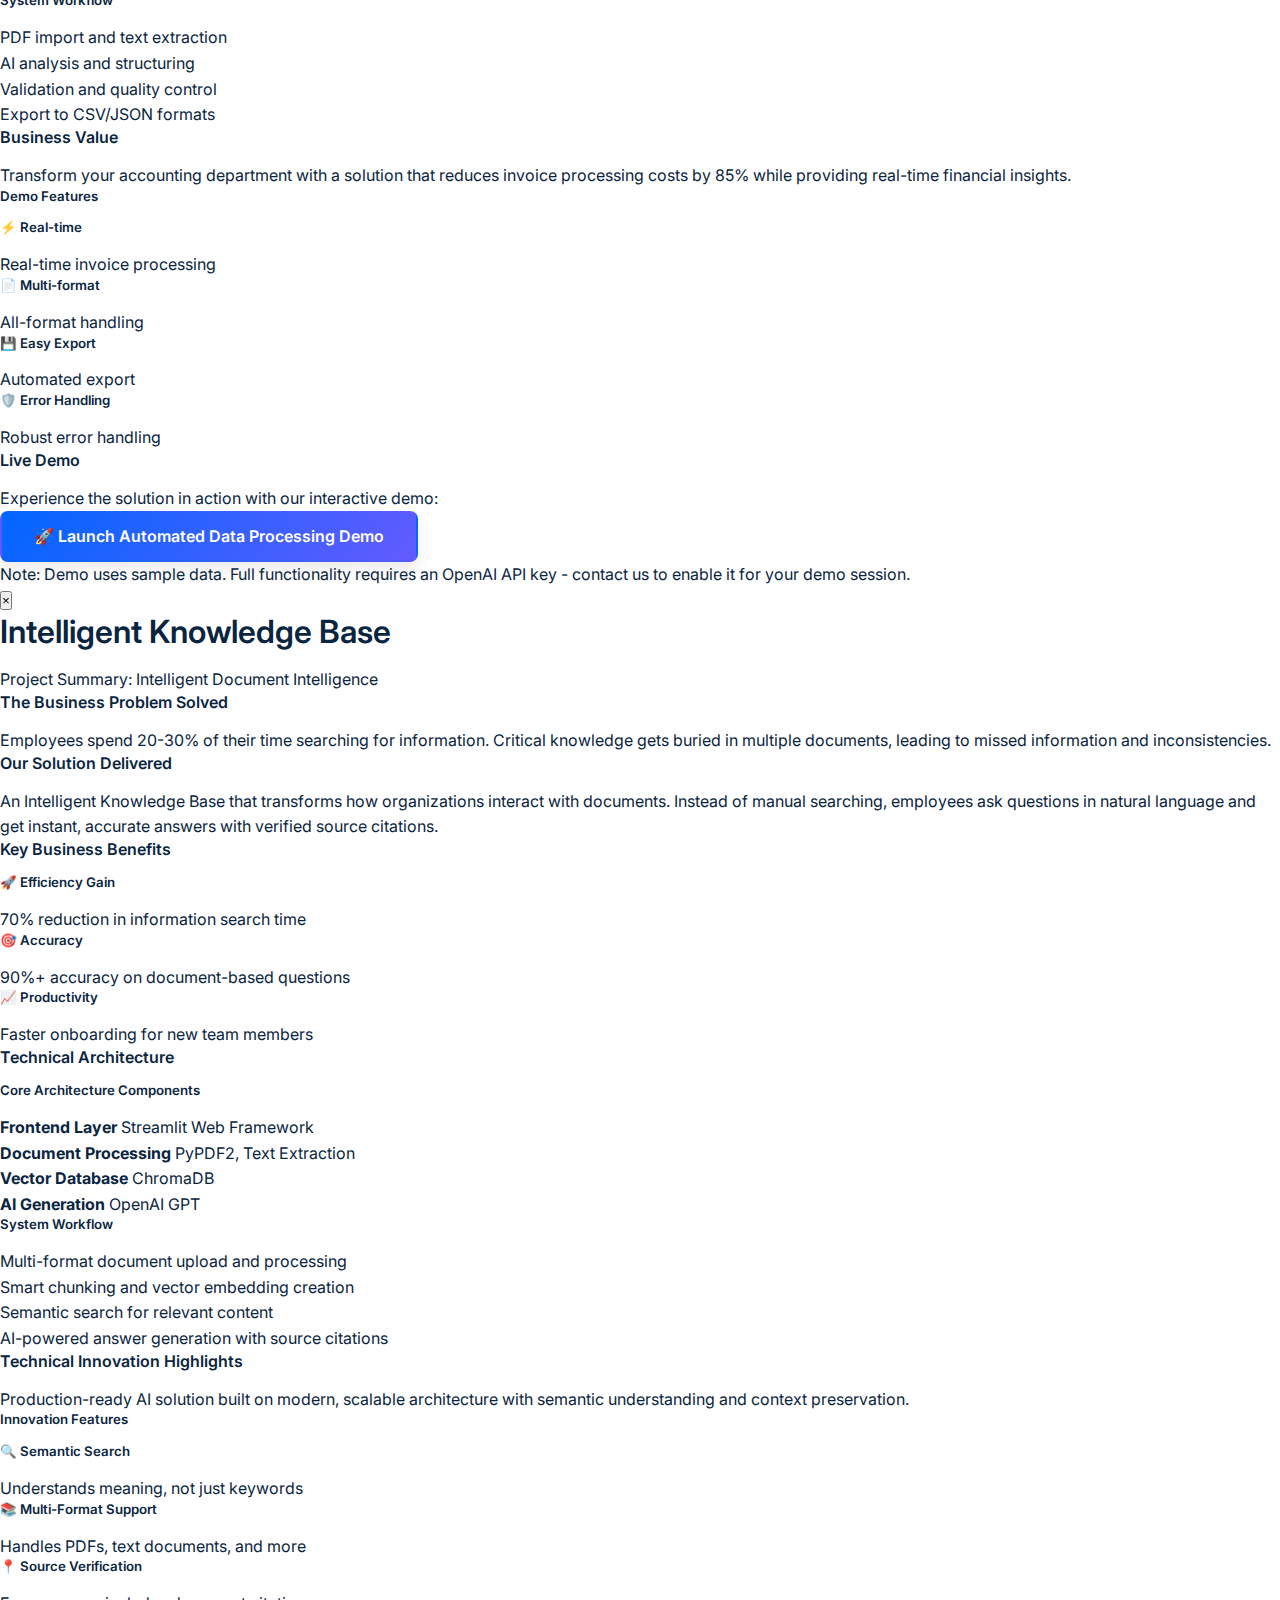
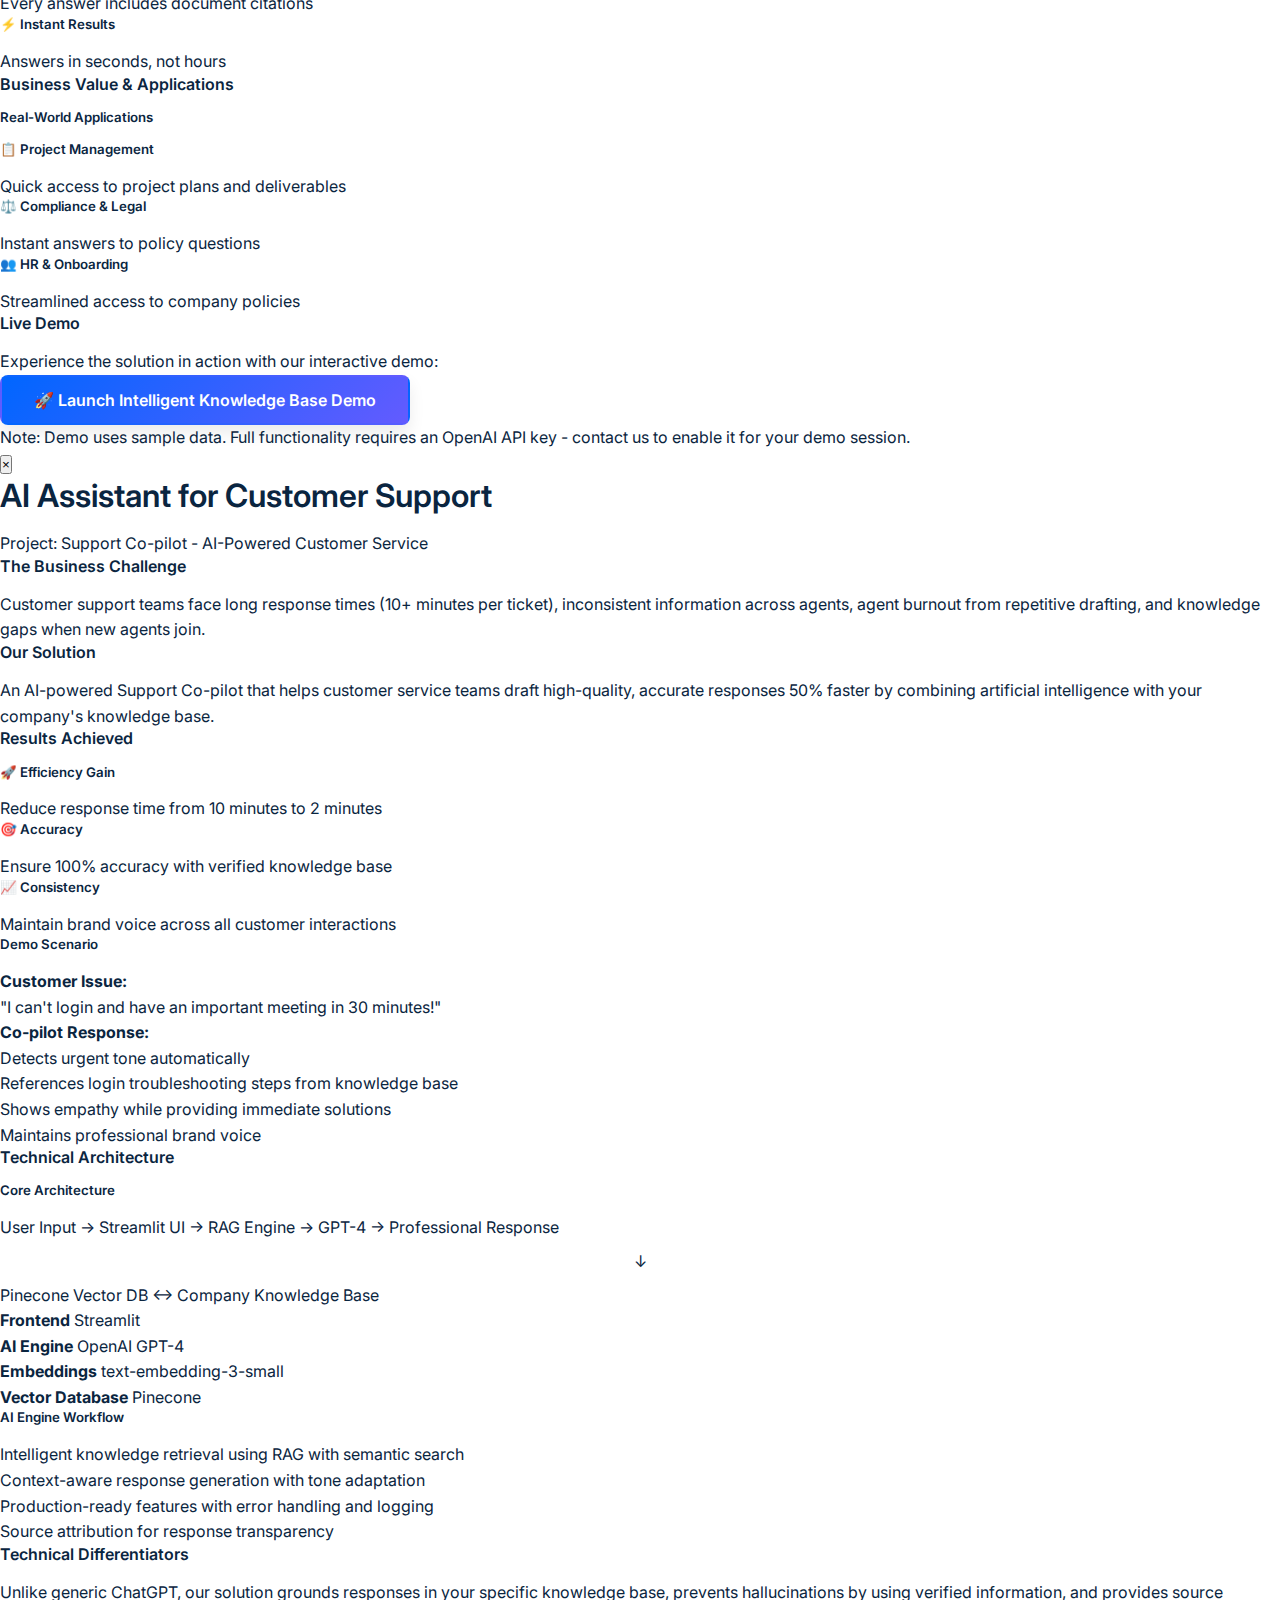
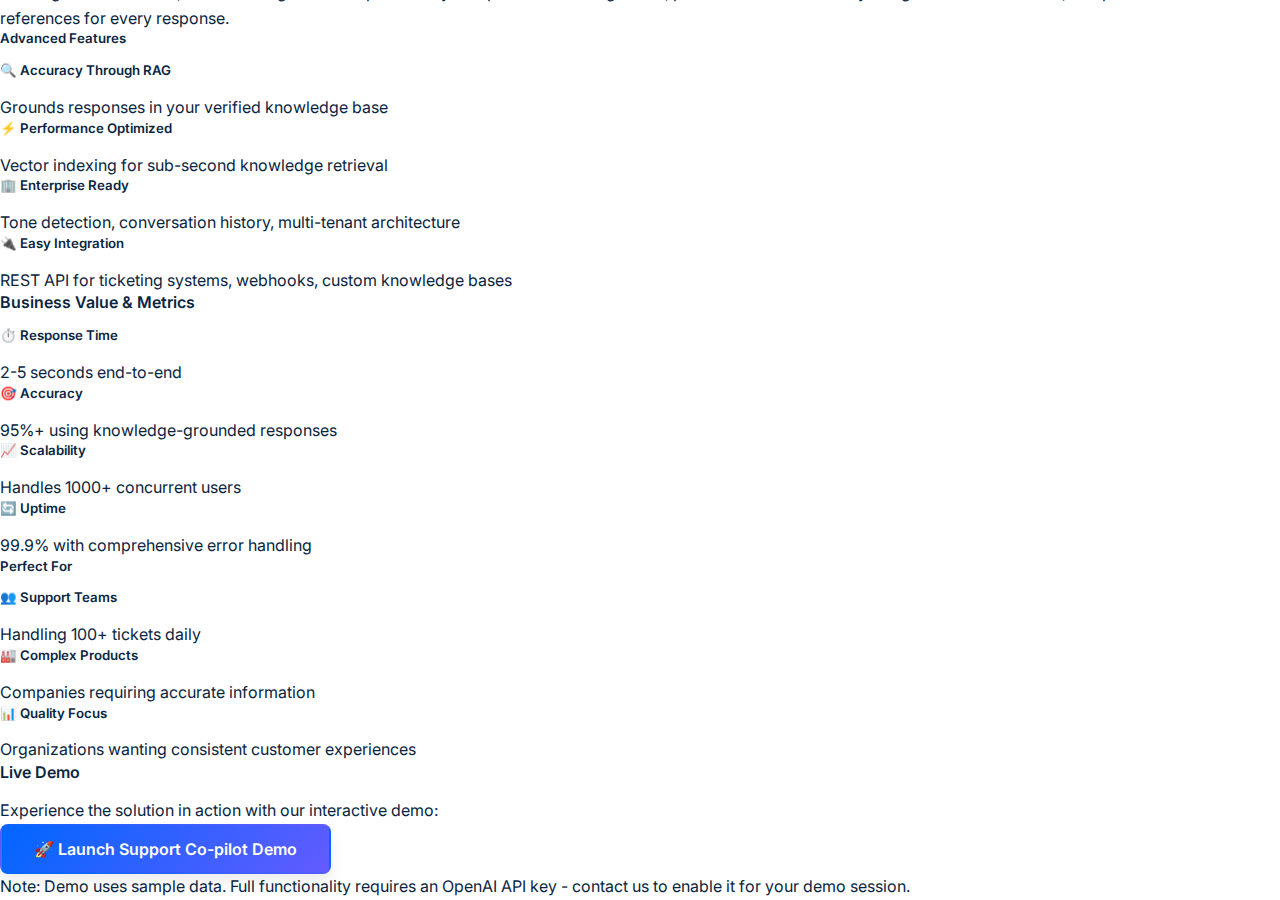
<file: technical.html>
<!DOCTYPE html>
<html lang="en">
<head>
    <meta charset="UTF-8">
    <meta name="viewport" content="width=device-width, initial-scale=1.0">
    <meta name="description" content="Discover our technical expertise in AI automation. Real-world case studies, technology stacks, and implementation processes for intelligent business solutions.">
    <meta name="keywords" content="AI technical architecture, RAG implementation, Python AI development, OpenAI integration, business automation">
    <meta name="author" content="IzuTech">
    
    <!-- Open Graph / Social Media Meta Tags -->
    <meta property="og:title" content="Technical Expertise | AI Automation Architecture & Solutions">
    <meta property="og:description" content="See how we build intelligent AI solutions. Technical deep-dive into our architecture, tech stack, and real client implementations.">
    <meta property="og:type" content="website">
    <meta property="og:url" content="https://izutech.com/technical">
    <meta property="og:image" content="https://izutech.com/photo/IzuTech-logo.png">
    
    <!-- Twitter Card -->
    <meta name="twitter:card" content="summary_large_image">
    <meta name="twitter:title" content="Technical Expertise | AI Automation Architecture & Solutions">
    <meta name="twitter:description" content="Technical deep-dive into our AI solution architecture and real implementations.">
    <meta name="twitter:image" content="https://izutech.com/photo/IzuTech-logo.png">
    
    <!-- Favicon -->
    <link rel="icon" type="image/png" href="photo/IzuTech-logo.png">
    <link rel="apple-touch-icon" href="photo/IzuTech-logo.png">
    <link rel="icon" type="image/x-icon" href="photo/IzuTech-logo.ico">
    
    <title>Technical Architecture | AI Solutions Built for Business | IzuTech</title>
    
    <!-- Preload critical resources -->
    <link rel="preload" href="https://fonts.googleapis.com/css2?family=Inter:ital,opsz,wght@0,14..32,100..900;1,14..32,100..900&family=Playfair+Display:ital,wght@0,400..900;1,400..900&display=swap" as="style" onload="this.onload=null;this.rel='stylesheet'">
    <noscript><link rel="stylesheet" href="https://fonts.googleapis.com/css2?family=Inter:ital,opsz,wght@0,14..32,100..900;1,14..32,100..900&family=Playfair+Display:ital,wght@0,400..900;1,400..900&display=swap"></noscript>
    
    <link rel="stylesheet" href="technical.css">
</head>
<body>
    <!-- Skip to main content for accessibility -->
    <a href="#main-content" class="skip-link">Skip to main content</a>

    <!-- Navigation -->
    <nav class="navbar" role="navigation" aria-label="Main navigation">
        <div class="nav-container">
            <a href="https://izutech.fr/" class="nav-logo">
                <img src="photo/IzuTech-logo.png" alt="IzuTech - AI Solutions for French Businesses" width="160" height="40">
            </a>            
            <ul class="nav-menu" role="menubar">
                <li class="nav-item" role="none">
                    <a href="https://izutech.fr/#services" class="nav-link" role="menuitem" data-i18n="nav.services">Our Solutions</a>
                </li>
                <li class="nav-item" role="none">
                    <a href="https://izutech.fr/#process" class="nav-link" role="menuitem" data-i18n="nav.process">Our Method</a>
                </li>
                <li class="nav-item" role="none">
                    <a href="https://izutech.fr/#faq" class="nav-link" role="menuitem" data-i18n="nav.faq">FAQ</a>
                </li>
                <li class="nav-item" role="none">
                    <a href="https://izutech.fr/#contact" class="nav-link" role="menuitem" data-i18n="nav.contact">Contact</a>
                </li>
                <li class="nav-item" role="none">
                    <select id="language-selector" class="language-selector" aria-label="Select language">
                        <option value="en">English</option>
                        <option value="fr">Français</option>
                    </select>
                </li>
            </ul>
            <button class="hamburger" aria-label="Toggle navigation menu" aria-expanded="false">
                <span class="bar"></span>
                <span class="bar"></span>
                <span class="bar"></span>
            </button>
        </div>
    </nav>

    <!-- Hero Section -->
    <section class="hero" id="main-content">
        <div class="container">
            <div class="hero-content">
                <a href="https://izutech.fr/" class="back-link" data-i18n="technical.intro.back">← Back to Business Solutions</a>
                <h1 class="hero-title" data-i18n="technical.intro.title">Our Technical Expertise</h1>
                <p class="hero-subtitle" data-i18n="technical.intro.subtitle">Explore the architecture, technologies, and real-world implementations that power our AI solutions for businesses.</p>
            </div>
        </div>
    </section>

    <!-- Technical Services Section -->
    <section class="technical-services">
        <div class="container">
            <div class="services-grid">
                <!-- Service 1 -->
                <article class="service-card">
                    <div class="service-icon icon-data" aria-hidden="true"></div>
                    <h3 data-i18n="services.service1.title">Automated Data Processing</h3>
                    
                    <div class="tech-stack">
                        <h4 data-i18n="technical.service_tech.tech_stack">Technologies We Use</h4>
                        <p data-i18n="technical.service_tech.service1.tech_stack">Python, OpenAI GPT-4, Streamlit, pdfplumber, pandas</p>
                    </div>

                    <div class="architecture">
                        <h4 data-i18n="technical.service_tech.architecture">Our Development Approach</h4>
                        <ul class="architecture-list">
                            <li data-i18n="technical.service_tech.service1.architecture.0">Document import and content extraction</li>
                            <li data-i18n="technical.service_tech.service1.architecture.1">Intelligent data analysis and structuring</li>
                            <li data-i18n="technical.service_tech.service1.architecture.2">Validation and quality control interface</li>
                            <li data-i18n="technical.service_tech.service1.architecture.3">Export to your systems (CRM, database)</li>
                        </ul>
                    </div>

                    <div class="portfolio-project">
                        <h4 data-i18n="technical.service_tech.portfolio">Real Client Project</h4>
                        <h5 data-i18n="technical.service_tech.service1.portfolio_name">PDF Invoice Processing Automator</h5>
                        <div class="portfolio-stack" data-i18n="technical.service_tech.service1.portfolio_stack">Python, Streamlit, OpenAI GPT-4, pdfplumber</div>
                        <button class="btn btn-card tech-details-btn" data-modal="techModal1" data-i18n="technical.details.show_details">See Technical Details</button>
                    </div>
                </article>

                <!-- Service 2 -->
                <article class="service-card">
                    <div class="service-icon icon-brain" aria-hidden="true"></div>
                    <h3 data-i18n="services.service2.title">Intelligent Knowledge Base</h3>
                    
                    <div class="tech-stack">
                        <h4 data-i18n="technical.service_tech.tech_stack">Technologies We Use</h4>
                        <p data-i18n="technical.service_tech.service2.tech_stack">Python, OpenAI Embeddings, ChromaDB, LangChain, Streamlit</p>
                    </div>

                    <div class="architecture">
                        <h4 data-i18n="technical.service_tech.architecture">Our Development Approach</h4>
                        <ul class="architecture-list">
                            <li data-i18n="technical.service_tech.service2.architecture.0">Document processing and segmentation</li>
                            <li data-i18n="technical.service_tech.service2.architecture.1">Vector embedding creation and indexing</li>
                            <li data-i18n="technical.service_tech.service2.architecture.2">High-performance semantic search engine</li>
                            <li data-i18n="technical.service_tech.service2.architecture.3">Contextual response generation via RAG</li>
                        </ul>
                    </div>

                    <div class="portfolio-project">
                        <h4 data-i18n="technical.service_tech.portfolio">Real Client Project</h4>
                        <h5 data-i18n="technical.service_tech.service2.portfolio_name">Intelligent Company Policy Assistant</h5>
                        <div class="portfolio-stack" data-i18n="technical.service_tech.service2.portfolio_stack">Python, Streamlit, OpenAI, ChromaDB, LangChain</div>
                        <button class="btn btn-card tech-details-btn" data-modal="techModal2" data-i18n="technical.details.show_details">View Technical Details</button>
                    </div>
                </article>

                <!-- Service 3 -->
                <article class="service-card">
                    <div class="service-icon icon-support" aria-hidden="true"></div>
                    <h3 data-i18n="services.service3.title">AI Assistant for Customer Support</h3>
                    
                    <div class="tech-stack">
                        <h4 data-i18n="technical.service_tech.tech_stack">Technologies We Use</h4>
                        <p data-i18n="technical.service_tech.service3.tech_stack">Python, OpenAI GPT-4, Support Platform APIs, Custom Integration Layer</p>
                    </div>

                    <div class="architecture">
                        <h4 data-i18n="technical.service_tech.architecture">Our Development Approach</h4>
                        <ul class="architecture-list">
                            <li data-i18n="technical.service_tech.service3.architecture.0">Ticket context analysis and need identification</li>
                            <li data-i18n="technical.service_tech.service3.architecture.1">Intelligent search in knowledge base</li>
                            <li data-i18n="technical.service_tech.service3.architecture.2">Brand-aligned response generation</li>
                            <li data-i18n="technical.service_tech.service3.architecture.3">Seamless integration with your support tool</li>
                        </ul>
                    </div>

                    <div class="portfolio-project">
                        <h4 data-i18n="technical.service_tech.portfolio">Real Client Project</h4>
                        <h5 data-i18n="technical.service_tech.service3.portfolio_name">Support Response Writing Assistant</h5>
                        <div class="portfolio-stack" data-i18n="technical.service_tech.service3.portfolio_stack">Python, OpenAI GPT-4, Knowledge Base Integration</div>
                        <button class="btn btn-card tech-details-btn" data-modal="techModal3" data-i18n="technical.details.show_details">View Technical Details</button>
                    </div>
                </article>
            </div>
        </div>
    </section>

    <!-- Closing Section -->
    <section class="closing">
        <div class="container">
            <div class="closing-content">
                <h2 class="section-title" data-i18n="technical.closing.title">Ready to Develop Your Custom AI Solution?</h2>
                <a href="https://calendly.com/izutech-fr/30min" target="_blank" class="btn btn-primary" data-i18n="technical.closing.cta">Talk to Our Technical Expert</a>
            </div>
        </div>
    </section>

    <!-- Footer -->
    <footer class="footer" role="contentinfo">
        <div class="container">
            <div class="footer-content">
                <div class="footer-logo">
                    <img src="photo/IzuTech-logo.png" alt="IzuTech" width="120" height="30">
                </div>
                <p data-i18n="footer.copyright">© 2025 IzuTech. All rights reserved.</p>
                <p data-i18n="footer.privacy">Data processing GDPR compliant. Your information is secure with us.</p>
            </div>
        </div>
    </footer>

    <!-- Technical Details Modal 1 (Automated Data Processing) -->
    <div class="modal-overlay" id="techModal1">
        <div class="tech-modal">
            <div class="modal-header">
                <button class="close-modal" data-close-modal>&times;</button>
                <h3 data-i18n="services.service1.title">Automated Data Processing</h3>
                <p class="modal-subtitle" data-i18n="technical.details.service1.executive_summary.title">Case Study: Intelligent Invoice Processing</p>
            </div>
            
            <div class="modal-content">
                <!-- Executive Summary Section -->
                <section class="modal-section">
                    <h4 data-i18n="technical.details.service1.executive_summary.problem">The Business Challenge</h4>
                    <p data-i18n="technical.details.service1.executive_summary.problem_text">Manual invoice processing consumes 5-15 minutes per document and generates costly errors in financial data.</p>
                    
                    <h4 data-i18n="technical.details.service1.executive_summary.solution">Our Solution</h4>
                    <p data-i18n="technical.details.service1.executive_summary.solution_text">An AI system that automatically extracts key information from PDF invoices and transforms it into structured, actionable data.</p>
                    
                    <h4 data-i18n="technical.details.service1.executive_summary.benefits">Results Achieved</h4>
                    <div class="benefits-grid">
                        <div class="benefit-card">
                            <h5>🚀 <span data-i18n="technical.details.benefit_titles.efficiency">Efficiency Gain</span></h5>
                            <p data-i18n="technical.details.service1.executive_summary.benefit1">90% reduction in processing time</p>
                        </div>
                        <div class="benefit-card">
                            <h5>🎯 <span data-i18n="technical.details.benefit_titles.accuracy">Accuracy</span></h5>
                            <p data-i18n="technical.details.service1.executive_summary.benefit2">99% accuracy in data extraction</p>
                        </div>
                        <div class="benefit-card">
                            <h5>🔌 <span data-i18n="technical.details.benefit_titles.integration">Integration</span></h5>
                            <p data-i18n="technical.details.service1.executive_summary.benefit3">Direct integration with accounting tools</p>
                        </div>
                    </div>
                </section>
    
                <!-- Technical Architecture Section -->
                <section class="modal-section">
                    <h4 data-i18n="technical.details.service1.technical_architecture.title">Technical Architecture</h4>
                    
                    <h5 data-i18n="technical.details.service1.technical_architecture.stack">Tech Stack</h5>
                    <div class="tech-stack-grid">
                        <div class="tech-item">
                            <strong data-i18n="technical.details.service1.technical_architecture.frontend">Frontend</strong>
                            <span>Streamlit</span>
                        </div>
                        <div class="tech-item">
                            <strong data-i18n="technical.details.service1.technical_architecture.ai_engine">AI Engine</strong>
                            <span>OpenAI GPT-4</span>
                        </div>
                        <div class="tech-item">
                            <strong data-i18n="technical.details.service1.technical_architecture.pdf_processing">PDF Processing</strong>
                            <span>pdfplumber</span>
                        </div>
                        <div class="tech-item">
                            <strong data-i18n="technical.details.service1.technical_architecture.deployment">Deployment</strong>
                            <span>Streamlit Cloud</span>
                        </div>
                    </div>
    
                    <h5 data-i18n="technical.details.service1.technical_architecture.architecture">System Workflow</h5>
                    <ul class="architecture-steps">
                        <li data-i18n="technical.details.service1.technical_architecture.step1">PDF import and text extraction</li>
                        <li data-i18n="technical.details.service1.technical_architecture.step2">AI analysis and structuring</li>
                        <li data-i18n="technical.details.service1.technical_architecture.step3">Validation and quality control</li>
                        <li data-i18n="technical.details.service1.technical_architecture.step4">Export to CSV/JSON formats</li>
                    </ul>
                </section>
    
                <!-- Business Value Section -->
                <section class="modal-section">
                    <h4 data-i18n="technical.details.service1.business_value.title">Business Value</h4>
                    
                    <div class="business-proposition">
                        <p data-i18n="technical.details.service1.business_value.proposition">Transform your accounting department with a solution that reduces invoice processing costs by 85% while providing real-time financial insights.</p>
                    </div>
    
                    <h5 data-i18n="technical.details.service1.business_value.demo_features">Demo Features</h5>
                    <div class="features-grid">
                        <div class="feature-card">
                            <h5>⚡ <span data-i18n="technical.details.feature_titles.realtime">Real-time</span></h5>
                            <p data-i18n="technical.details.service1.business_value.feature1">Real-time invoice processing</p>
                        </div>
                        <div class="feature-card">
                            <h5>📄 <span data-i18n="technical.details.feature_titles.multiformat">Multi-format</span></h5>
                            <p data-i18n="technical.details.service1.business_value.feature2">All-format handling</p>
                        </div>
                        <div class="feature-card">
                            <h5>💾 <span data-i18n="technical.details.feature_titles.export">Easy Export</span></h5>
                            <p data-i18n="technical.details.service1.business_value.feature3">Automated export</p>
                        </div>
                        <div class="feature-card">
                            <h5>🛡️ <span data-i18n="technical.details.feature_titles.error_handling">Error Handling</span></h5>
                            <p data-i18n="technical.details.service1.business_value.feature4">Robust error handling</p>
                        </div>
                    </div>
                </section>

                <!-- Live Demo Section -->
                <section class="modal-section">
                    <h4 data-i18n="technical.details.live_demo.title">Live Demo</h4>
                    <div class="demo-link-container">
                        <p data-i18n="technical.details.live_demo.description">Experience the solution in action with our interactive demo:</p>
                        <a href="https://automateddataproceappr-axf9ajboieftusc73suwze.streamlit.app/" target="_blank" class="btn btn-primary demo-link" data-i18n="technical.details.live_demo.button">
                            🚀 Launch Automated Data Processing Demo
                        </a>
                        <p class="demo-note" data-i18n="technical.details.live_demo.note">Note: Demo uses sample data. Full functionality requires an OpenAI API key - contact us to enable it for your demo session.</p>
                    </div>
                </section>
            </div>
        </div>
    </div>

    <!-- Technical Details Modal 2 (Intelligent Knowledge Base) -->
    <div class="modal-overlay" id="techModal2">
        <div class="tech-modal">
            <div class="modal-header">
                <button class="close-modal" data-close-modal>&times;</button>
                <h3 data-i18n="services.service2.title">Intelligent Knowledge Base</h3>
                <p class="modal-subtitle" data-i18n="technical.details.service2.executive_summary.title">Project Summary: Intelligent Document Intelligence</p>
            </div>
            
            <div class="modal-content">
                <!-- Executive Summary Section -->
                <section class="modal-section">
                    <h4 data-i18n="technical.details.service2.executive_summary.problem">The Business Problem Solved</h4>
                    <p data-i18n="technical.details.service2.executive_summary.problem_text">Employees spend 20-30% of their time searching for information. Critical knowledge gets buried in multiple documents, leading to missed information and inconsistencies.</p>
                    
                    <h4 data-i18n="technical.details.service2.executive_summary.solution">Our Solution Delivered</h4>
                    <p data-i18n="technical.details.service2.executive_summary.solution_text">An Intelligent Knowledge Base that transforms how organizations interact with documents. Instead of manual searching, employees ask questions in natural language and get instant, accurate answers with verified source citations.</p>
                    
                    <h4 data-i18n="technical.details.service2.executive_summary.benefits">Key Business Benefits</h4>
                    <div class="benefits-grid">
                        <div class="benefit-card">
                            <h5>🚀 <span data-i18n="technical.details.benefit_titles.efficiency">Efficiency Gain</span></h5>
                            <p data-i18n="technical.details.service2.executive_summary.benefit1">70% reduction in information search time</p>
                        </div>
                        <div class="benefit-card">
                            <h5>🎯 <span data-i18n="technical.details.benefit_titles.accuracy">Accuracy</span></h5>
                            <p data-i18n="technical.details.service2.executive_summary.benefit2">90%+ accuracy on document-based questions</p>
                        </div>
                        <div class="benefit-card">
                            <h5>📈 <span data-i18n="technical.details.service2.executive_summary.benefit3_title">Productivity</span></h5>
                            <p data-i18n="technical.details.service2.executive_summary.benefit3">Faster onboarding for new team members</p>
                        </div>
                    </div>
                </section>
    
                <!-- Technical Architecture Section -->
                <section class="modal-section">
                    <h4 data-i18n="technical.details.service2.technical_architecture.title">Technical Architecture</h4>
                    
                    <h5 data-i18n="technical.details.service2.technical_architecture.stack">Core Architecture Components</h5>
                    <div class="tech-stack-grid">
                        <div class="tech-item">
                            <strong data-i18n="technical.details.service2.technical_architecture.frontend">Frontend Layer</strong>
                            <span>Streamlit Web Framework</span>
                        </div>
                        <div class="tech-item">
                            <strong data-i18n="technical.details.service2.technical_architecture.document_processing">Document Processing</strong>
                            <span>PyPDF2, Text Extraction</span>
                        </div>
                        <div class="tech-item">
                            <strong data-i18n="technical.details.service2.technical_architecture.vector_db">Vector Database</strong>
                            <span>ChromaDB</span>
                        </div>
                        <div class="tech-item">
                            <strong data-i18n="technical.details.service2.technical_architecture.ai_generation">AI Generation</strong>
                            <span>OpenAI GPT</span>
                        </div>
                    </div>
    
                    <h5 data-i18n="technical.details.service2.technical_architecture.architecture">System Workflow</h5>
                    <ul class="architecture-steps">
                        <li data-i18n="technical.details.service2.technical_architecture.step1">Multi-format document upload and processing</li>
                        <li data-i18n="technical.details.service2.technical_architecture.step2">Smart chunking and vector embedding creation</li>
                        <li data-i18n="technical.details.service2.technical_architecture.step3">Semantic search for relevant content</li>
                        <li data-i18n="technical.details.service2.technical_architecture.step4">AI-powered answer generation with source citations</li>
                    </ul>
                </section>
    
                <!-- Technical Innovation Section -->
                <section class="modal-section">
                    <h4 data-i18n="technical.details.service2.technical_innovation.title">Technical Innovation Highlights</h4>
                    
                    <div class="business-proposition">
                        <p data-i18n="technical.details.service2.technical_innovation.proposition">Production-ready AI solution built on modern, scalable architecture with semantic understanding and context preservation.</p>
                    </div>
    
                    <h5 data-i18n="technical.details.service2.technical_innovation.features">Innovation Features</h5>
                    <div class="features-grid">
                        <div class="feature-card">
                            <h5>🔍 <span data-i18n="technical.details.service2.technical_innovation.feature1_title">Semantic Search</span></h5>
                            <p data-i18n="technical.details.service2.technical_innovation.feature1">Understands meaning, not just keywords</p>
                        </div>
                        <div class="feature-card">
                            <h5>📚 <span data-i18n="technical.details.service2.technical_innovation.feature2_title">Multi-Format Support</span></h5>
                            <p data-i18n="technical.details.service2.technical_innovation.feature2">Handles PDFs, text documents, and more</p>
                        </div>
                        <div class="feature-card">
                            <h5>📍 <span data-i18n="technical.details.service2.technical_innovation.feature3_title">Source Verification</span></h5>
                            <p data-i18n="technical.details.service2.technical_innovation.feature3">Every answer includes document citations</p>
                        </div>
                        <div class="feature-card">
                            <h5>⚡ <span data-i18n="technical.details.service2.technical_innovation.feature4_title">Instant Results</span></h5>
                            <p data-i18n="technical.details.service2.technical_innovation.feature4">Answers in seconds, not hours</p>
                        </div>
                    </div>
                </section>

                <!-- Business Value Section -->
                <section class="modal-section">
                    <h4 data-i18n="technical.details.service2.business_value.title">Business Value & Applications</h4>
                    
                    <h5 data-i18n="technical.details.service2.business_value.real_world">Real-World Applications</h5>
                    <div class="benefits-grid">
                        <div class="benefit-card">
                            <h5>📋 <span data-i18n="technical.details.service2.business_value.app1_title">Project Management</span></h5>
                            <p data-i18n="technical.details.service2.business_value.app1">Quick access to project plans and deliverables</p>
                        </div>
                        <div class="benefit-card">
                            <h5>⚖️ <span data-i18n="technical.details.service2.business_value.app2_title">Compliance & Legal</span></h5>
                            <p data-i18n="technical.details.service2.business_value.app2">Instant answers to policy questions</p>
                        </div>
                        <div class="benefit-card">
                            <h5>👥 <span data-i18n="technical.details.service2.business_value.app3_title">HR & Onboarding</span></h5>
                            <p data-i18n="technical.details.service2.business_value.app3">Streamlined access to company policies</p>
                        </div>
                    </div>
                </section>

                <!-- Live Demo Section -->
                <section class="modal-section">
                    <h4 data-i18n="technical.details.live_demo.title">Live Demo</h4>
                    <div class="demo-link-container">
                        <p data-i18n="technical.details.live_demo.description">Experience the solution in action with our interactive demo:</p>
                        <a href="https://appuction-ready-intelligent-knowledge-base-etryykamcjvwyarodpl.streamlit.app/" target="_blank" class="btn btn-primary demo-link" data-i18n="technical.details.live_demo.button2">
                            🚀 Launch Intelligent Knowledge Base Demo
                        </a>
                        <p class="demo-note" data-i18n="technical.details.live_demo.note">Note: Demo uses sample data. Full functionality requires an OpenAI API key - contact us to enable it for your demo session.</p>
                    </div>
                </section>
            </div>
        </div>
    </div>

    <!-- Technical Details Modal 3 (AI Assistant for Customer Support) -->
    <div class="modal-overlay" id="techModal3">
        <div class="tech-modal">
            <div class="modal-header">
                <button class="close-modal" data-close-modal>&times;</button>
                <h3 data-i18n="services.service3.title">AI Assistant for Customer Support</h3>
                <p class="modal-subtitle" data-i18n="technical.details.service3.executive_summary.title">Project: Support Co-pilot - AI-Powered Customer Service</p>
            </div>
            
            <div class="modal-content">
                <!-- Executive Summary Section -->
                <section class="modal-section">
                    <h4 data-i18n="technical.details.service3.executive_summary.problem">The Business Challenge</h4>
                    <p data-i18n="technical.details.service3.executive_summary.problem_text">Customer support teams face long response times (10+ minutes per ticket), inconsistent information across agents, agent burnout from repetitive drafting, and knowledge gaps when new agents join.</p>
                    
                    <h4 data-i18n="technical.details.service3.executive_summary.solution">Our Solution</h4>
                    <p data-i18n="technical.details.service3.executive_summary.solution_text">An AI-powered Support Co-pilot that helps customer service teams draft high-quality, accurate responses 50% faster by combining artificial intelligence with your company's knowledge base.</p>
                    
                    <h4 data-i18n="technical.details.service3.executive_summary.benefits">Results Achieved</h4>
                    <div class="benefits-grid">
                        <div class="benefit-card">
                            <h5>🚀 <span data-i18n="technical.details.benefit_titles.efficiency">Efficiency Gain</span></h5>
                            <p data-i18n="technical.details.service3.executive_summary.benefit1">Reduce response time from 10 minutes to 2 minutes</p>
                        </div>
                        <div class="benefit-card">
                            <h5>🎯 <span data-i18n="technical.details.benefit_titles.accuracy">Accuracy</span></h5>
                            <p data-i18n="technical.details.service3.executive_summary.benefit2">Ensure 100% accuracy with verified knowledge base</p>
                        </div>
                        <div class="benefit-card">
                            <h5>📈 <span data-i18n="technical.details.service3.executive_summary.benefit3_title">Consistency</span></h5>
                            <p data-i18n="technical.details.service3.executive_summary.benefit3">Maintain brand voice across all customer interactions</p>
                        </div>
                    </div>

                    <div class="demo-highlight">
                        <h5 data-i18n="technical.details.service3.executive_summary.demo_highlight">Demo Scenario</h5>
                        <div class="scenario-card">
                            <strong data-i18n="technical.details.service3.executive_summary.scenario">Customer Issue:</strong>
                            <p data-i18n="technical.details.service3.executive_summary.scenario_text">"I can't login and have an important meeting in 30 minutes!"</p>
                            <strong data-i18n="technical.details.service3.executive_summary.response">Co-pilot Response:</strong>
                            <ul>
                                <li data-i18n="technical.details.service3.executive_summary.response_point1">Detects urgent tone automatically</li>
                                <li data-i18n="technical.details.service3.executive_summary.response_point2">References login troubleshooting steps from knowledge base</li>
                                <li data-i18n="technical.details.service3.executive_summary.response_point3">Shows empathy while providing immediate solutions</li>
                                <li data-i18n="technical.details.service3.executive_summary.response_point4">Maintains professional brand voice</li>
                            </ul>
                        </div>
                    </div>
                </section>
    
                <!-- Technical Architecture Section -->
                <section class="modal-section">
                    <h4 data-i18n="technical.details.service3.technical_architecture.title">Technical Architecture</h4>
                    
                    <h5 data-i18n="technical.details.service3.technical_architecture.stack">Core Architecture</h5>
                    <div class="architecture-diagram">
                        <p data-i18n="technical.details.service3.technical_architecture.diagram">User Input → Streamlit UI → RAG Engine → GPT-4 → Professional Response</p>
                        <p style="text-align: center; margin: 0.5rem 0;">↓</p>
                        <p data-i18n="technical.details.service3.technical_architecture.diagram2">Pinecone Vector DB ↔ Company Knowledge Base</p>
                    </div>

                    <div class="tech-stack-grid">
                        <div class="tech-item">
                            <strong data-i18n="technical.details.service3.technical_architecture.frontend">Frontend</strong>
                            <span>Streamlit</span>
                        </div>
                        <div class="tech-item">
                            <strong data-i18n="technical.details.service3.technical_architecture.ai_engine">AI Engine</strong>
                            <span>OpenAI GPT-4</span>
                        </div>
                        <div class="tech-item">
                            <strong data-i18n="technical.details.service3.technical_architecture.embeddings">Embeddings</strong>
                            <span>text-embedding-3-small</span>
                        </div>
                        <div class="tech-item">
                            <strong data-i18n="technical.details.service3.technical_architecture.vector_db">Vector Database</strong>
                            <span>Pinecone</span>
                        </div>
                    </div>
    
                    <h5 data-i18n="technical.details.service3.technical_architecture.architecture">AI Engine Workflow</h5>
                    <ul class="architecture-steps">
                        <li data-i18n="technical.details.service3.technical_architecture.step1">Intelligent knowledge retrieval using RAG with semantic search</li>
                        <li data-i18n="technical.details.service3.technical_architecture.step2">Context-aware response generation with tone adaptation</li>
                        <li data-i18n="technical.details.service3.technical_architecture.step3">Production-ready features with error handling and logging</li>
                        <li data-i18n="technical.details.service3.technical_architecture.step4">Source attribution for response transparency</li>
                    </ul>
                </section>
    
                <!-- Technical Innovation Section -->
                <section class="modal-section">
                    <h4 data-i18n="technical.details.service3.technical_innovation.title">Technical Differentiators</h4>
                    
                    <div class="business-proposition">
                        <p data-i18n="technical.details.service3.technical_innovation.proposition">Unlike generic ChatGPT, our solution grounds responses in your specific knowledge base, prevents hallucinations by using verified information, and provides source references for every response.</p>
                    </div>
    
                    <h5 data-i18n="technical.details.service3.technical_innovation.features">Advanced Features</h5>
                    <div class="features-grid">
                        <div class="feature-card">
                            <h5>🔍 <span data-i18n="technical.details.service3.technical_innovation.feature1_title">Accuracy Through RAG</span></h5>
                            <p data-i18n="technical.details.service3.technical_innovation.feature1">Grounds responses in your verified knowledge base</p>
                        </div>
                        <div class="feature-card">
                            <h5>⚡ <span data-i18n="technical.details.service3.technical_innovation.feature2_title">Performance Optimized</span></h5>
                            <p data-i18n="technical.details.service3.technical_innovation.feature2">Vector indexing for sub-second knowledge retrieval</p>
                        </div>
                        <div class="feature-card">
                            <h5>🏢 <span data-i18n="technical.details.service3.technical_innovation.feature3_title">Enterprise Ready</span></h5>
                            <p data-i18n="technical.details.service3.technical_innovation.feature3">Tone detection, conversation history, multi-tenant architecture</p>
                        </div>
                        <div class="feature-card">
                            <h5>🔌 <span data-i18n="technical.details.service3.technical_innovation.feature4_title">Easy Integration</span></h5>
                            <p data-i18n="technical.details.service3.technical_innovation.feature4">REST API for ticketing systems, webhooks, custom knowledge bases</p>
                        </div>
                    </div>
                </section>

                <!-- Business Value Section -->
                <section class="modal-section">
                    <h4 data-i18n="technical.details.service3.business_value.title">Business Value & Metrics</h4>
                    
                    <div class="metrics-grid">
                        <div class="metric-card">
                            <h5>⏱️ <span data-i18n="technical.details.service3.business_value.metric1_title">Response Time</span></h5>
                            <p data-i18n="technical.details.service3.business_value.metric1">2-5 seconds end-to-end</p>
                        </div>
                        <div class="metric-card">
                            <h5>🎯 <span data-i18n="technical.details.service3.business_value.metric2_title">Accuracy</span></h5>
                            <p data-i18n="technical.details.service3.business_value.metric2">95%+ using knowledge-grounded responses</p>
                        </div>
                        <div class="metric-card">
                            <h5>📈 <span data-i18n="technical.details.service3.business_value.metric3_title">Scalability</span></h5>
                            <p data-i18n="technical.details.service3.business_value.metric3">Handles 1000+ concurrent users</p>
                        </div>
                        <div class="metric-card">
                            <h5>🔄 <span data-i18n="technical.details.service3.business_value.metric4_title">Uptime</span></h5>
                            <p data-i18n="technical.details.service3.business_value.metric4">99.9% with comprehensive error handling</p>
                        </div>
                    </div>

                    <h5 data-i18n="technical.details.service3.business_value.perfect_for">Perfect For</h5>
                    <div class="benefits-grid">
                        <div class="benefit-card">
                            <h5>👥 <span data-i18n="technical.details.service3.business_value.target1_title">Support Teams</span></h5>
                            <p data-i18n="technical.details.service3.business_value.target1">Handling 100+ tickets daily</p>
                        </div>
                        <div class="benefit-card">
                            <h5>🏭 <span data-i18n="technical.details.service3.business_value.target2_title">Complex Products</span></h5>
                            <p data-i18n="technical.details.service3.business_value.target2">Companies requiring accurate information</p>
                        </div>
                        <div class="benefit-card">
                            <h5>📊 <span data-i18n="technical.details.service3.business_value.target3_title">Quality Focus</span></h5>
                            <p data-i18n="technical.details.service3.business_value.target3">Organizations wanting consistent customer experiences</p>
                        </div>
                    </div>
                </section>

                <!-- Live Demo Section -->
                <section class="modal-section">
                    <h4 data-i18n="technical.details.live_demo.title">Live Demo</h4>
                    <div class="demo-link-container">
                        <p data-i18n="technical.details.live_demo.description">Experience the Support Co-pilot in action with our interactive demo:</p>
                        <a href="https://initial-support-co-pilot-deployment-umesxierwoqyahphw26359.streamlit.app//" target="_blank" class="btn btn-primary demo-link" data-i18n="technical.details.live_demo.button3">
                            🚀 Launch Support Co-pilot Demo
                        </a>
                        <p class="demo-note" data-i18n="technical.details.live_demo.note">Note: Demo uses sample data. Full functionality requires an OpenAI API key - contact us to enable it for your demo session.</p>
                    </div>
                </section>
            </div>
        </div>
    </div>

    <script src="technical.js"></script>
</body>
</html>
</file>
<file: styles.css>
/* ===== CSS Variables for Modern Tech Theme ===== */
:root {
    /* Modern Tech Color Palette */
    --primary-blue: #0066FF;      /* Vibrant tech blue */
    --primary-dark: #0A2540;      /* Deep navy for trust */
    --primary-accent: #00D4AA;    /* Fresh teal accent */
    --secondary-accent: #635BFF;  /* Purple for innovation */
    
    /* Neutral Palette */
    --light-bg: #FFFFFF;
    --light-surface: #F8FAFC;
    --light-text: #0A2540;
    --light-text-secondary: #425466;
    --light-border: #E6EBF0;
    --light-hover: #F6F9FC;
    
    /* Gradients */
    --gradient-primary: linear-gradient(135deg, var(--primary-blue) 0%, var(--secondary-accent) 100%);
    --gradient-hero: linear-gradient(135deg, #0A2540 0%, #1A365D 100%);
    
    /* Spacing */
    --section-padding: 6rem 0;
    --container-max-width: 1200px;
    
    /* Typography */
    --font-primary: 'Inter', -apple-system, BlinkMacSystemFont, sans-serif;
    --font-accent: 'Playfair Display', serif;
    
    /* Border Radius */
    --border-radius: 8px;
    --border-radius-lg: 16px;
    --border-radius-xl: 24px;
    
    /* Shadows */
    --shadow-sm: 0 2px 4px rgba(0, 0, 0, 0.05);
    --shadow-md: 0 8px 16px rgba(0, 0, 0, 0.08);
    --shadow-lg: 0 20px 40px rgba(0, 0, 0, 0.12);
    --shadow-card: 0 4px 12px rgba(0, 0, 0, 0.05);
    
    /* Transitions */
    --transition: all 0.3s cubic-bezier(0.4, 0, 0.2, 1);
    --transition-slow: all 0.5s cubic-bezier(0.4, 0, 0.2, 1);
}

/* ===== Reset & Base Styles ===== */
* {
    margin: 0;
    padding: 0;
    box-sizing: border-box;
}

html {
    scroll-behavior: smooth;
    font-size: 16px;
}

body {
    font-family: var(--font-primary);
    line-height: 1.6;
    color: var(--light-text);
    background-color: var(--light-bg);
    transition: var(--transition);
    overflow-x: hidden;
}

/* Accessibility */
.skip-link {
    position: absolute;
    top: -40px;
    left: 0;
    background: var(--primary-blue);
    color: white;
    padding: 8px;
    z-index: 10000;
    text-decoration: none;
    border-radius: 0 0 4px 0;
}

.skip-link:focus {
    top: 0;
}

.container {
    max-width: var(--container-max-width);
    margin: 0 auto;
    padding: 0 1.5rem;
}

/* ===== Typography ===== */
h1, h2, h3, h4, h5, h6 {
    font-weight: 600;
    line-height: 1.2;
    margin-bottom: 1rem;
}

h1 {
    font-size: clamp(2.5rem, 5vw, 3.75rem);
    letter-spacing: -0.02em;
}

h2 {
    font-size: clamp(2rem, 4vw, 3rem);
    letter-spacing: -0.01em;
}

h3 {
    font-size: clamp(1.5rem, 3vw, 2rem);
}

.section-header {
    text-align: center;
    margin-bottom: 4rem;
}

.section-title {
    margin-bottom: 1rem;
    color: var(--light-text);
    font-weight: 700;
}

.section-subtitle {
    font-size: 1.25rem;
    color: var(--light-text-secondary);
    max-width: 600px;
    margin-left: auto;
    margin-right: auto;
    line-height: 1.6;
}

/* ===== Navigation ===== */
.navbar {
    position: fixed;
    top: 0;
    width: 100%;
    background: rgba(255, 255, 255, 0.95);
    backdrop-filter: blur(10px);
    border-bottom: 1px solid var(--light-border);
    z-index: 1000;
    transition: var(--transition);
}

.nav-container {
    max-width: var(--container-max-width);
    margin: 0 auto;
    padding: 0 1.5rem;
    display: flex;
    justify-content: space-between;
    align-items: center;
    height: 80px;
}

.nav-logo {
    display: flex;
    align-items: center;
    height: 100%;
    padding: 10px 0;
}

.nav-logo img {
    height: 60px;
    width: auto;
    transition: var(--transition);
}

.nav-menu {
    display: flex;
    list-style: none;
    gap: 2.5rem;
    align-items: center;
}

.nav-link {
    color: var(--light-text);
    text-decoration: none;
    font-weight: 500;
    transition: var(--transition);
    position: relative;
    padding: 0.5rem 0;
}

.nav-link:hover {
    color: var(--primary-blue);
}

.nav-link:after {
    content: '';
    position: absolute;
    bottom: 0;
    left: 0;
    width: 0;
    height: 2px;
    background: var(--primary-blue);
    transition: var(--transition);
}

.nav-link:hover:after {
    width: 100%;
}

/* Language Selector */
.language-selector {
    padding: 8px 16px;
    border: 1px solid var(--light-border);
    border-radius: var(--border-radius);
    background: var(--light-bg);
    color: var(--light-text);
    font-family: var(--font-primary);
    font-size: 0.9rem;
    cursor: pointer;
    transition: var(--transition);
    margin-left: 1rem;
}

.language-selector:focus {
    outline: none;
    border-color: var(--primary-blue);
    box-shadow: 0 0 0 3px rgba(0, 102, 255, 0.1);
}

.hamburger {
    display: none;
    flex-direction: column;
    cursor: pointer;
    background: none;
    border: none;
    padding: 0.5rem;
}

.bar {
    width: 25px;
    height: 2px;
    background: var(--light-text);
    margin: 3px 0;
    transition: var(--transition);
    border-radius: 2px;
}

/* ===== Hero Section ===== */
.hero {
    padding: 140px 0 100px;
    background: var(--gradient-hero);
    color: white;
    position: relative;
    overflow: hidden;
}

.hero:before {
    content: '';
    position: absolute;
    top: 0;
    left: 0;
    right: 0;
    bottom: 0;
    background: url('data:image/svg+xml,<svg xmlns="http://www.w3.org/2000/svg" viewBox="0 0 1000 1000" opacity="0.05"><polygon fill="white" points="0,1000 1000,0 1000,1000"/></svg>') no-repeat bottom right;
}

.hero-content {
    max-width: 800px;
    margin: 0 auto;
    text-align: center;
    position: relative;
    z-index: 1;
}

.hero-title {
    color: white;
    margin-bottom: 1.5rem;
}

.hero-subtitle {
    font-size: 1.375rem;
    color: rgba(255, 255, 255, 0.85);
    max-width: 600px;
    margin: 0 auto 3rem;
    line-height: 1.6;
}

/* Hero Stats */
.hero-stats {
    display: flex;
    justify-content: center;
    gap: 3rem;
    margin-top: 4rem;
    flex-wrap: wrap;
}

.stat {
    text-align: center;
}

.stat-number {
    display: block;
    font-size: 2.5rem;
    font-weight: 700;
    color: white;
    line-height: 1;
    margin-bottom: 0.5rem;
}

.stat-label {
    font-size: 0.9rem;
    color: rgba(255, 255, 255, 0.7);
    text-transform: uppercase;
    letter-spacing: 0.05em;
}

/* ===== Buttons ===== */
.btn {
    display: inline-flex;
    align-items: center;
    justify-content: center;
    padding: 12px 32px;
    border-radius: var(--border-radius);
    text-decoration: none;
    font-weight: 600;
    font-size: 1rem;
    transition: var(--transition);
    border: 2px solid transparent;
    cursor: pointer;
    text-align: center;
    gap: 8px;
    line-height: 1.4;
}

.btn-primary {
    background: var(--gradient-primary);
    color: white;
    box-shadow: var(--shadow-md);
}

.btn-primary:hover {
    transform: translateY(-2px);
    box-shadow: var(--shadow-lg);
}

.btn-secondary {
    background: rgba(255, 255, 255, 0.1);
    color: white;
    border-color: rgba(255, 255, 255, 0.3);
    backdrop-filter: blur(10px);
}

.btn-secondary:hover {
    background: rgba(255, 255, 255, 0.2);
    transform: translateY(-2px);
}

.btn-card {
    width: 100%;
    background: var(--light-surface);
    color: var(--light-text);
    border: 1px solid var(--light-border);
    margin-top: 2rem;
}

.btn-card:hover {
    background: var(--light-hover);
    border-color: var(--primary-blue);
    color: var(--primary-blue);
    transform: translateY(-2px);
}

.btn-text {
    background: none;
    border: none;
    color: var(--primary-blue);
    font-weight: 500;
    cursor: pointer;
    padding: 8px 12px;
    border-radius: var(--border-radius);
    transition: var(--transition);
}

.btn-text:hover {
    background: rgba(0, 102, 255, 0.1);
}

.cta-container {
    display: flex;
    gap: 1rem;
    justify-content: center;
    flex-wrap: wrap;
}

/* ===== Services Section ===== */
.services {
    padding: var(--section-padding);
    background: var(--light-bg);
}

.services-grid {
    display: grid;
    grid-template-columns: repeat(auto-fit, minmax(350px, 1fr));
    gap: 2rem;
}

.service-card {
    background: var(--light-bg);
    padding: 2.5rem;
    border-radius: var(--border-radius-lg);
    box-shadow: var(--shadow-card);
    transition: var(--transition);
    border: 1px solid var(--light-border);
    position: relative;
    display: flex;
    flex-direction: column;
    height: 100%;
    overflow: hidden;
}

.service-card:hover {
    transform: translateY(-8px);
    box-shadow: var(--shadow-lg);
    border-color: var(--primary-blue);
}

.service-card:before {
    content: '';
    position: absolute;
    top: 0;
    left: -100%;
    width: 100%;
    height: 100%;
    background: linear-gradient(90deg, transparent, rgba(255,255,255,0.2), transparent);
    transition: var(--transition-slow);
}

.service-card:hover:before {
    left: 100%;
}

.service-price {
    font-size: 1.5rem;
    font-weight: 700;
    color: var(--primary-blue);
    margin: 1rem 0;
}

.service-pitch {
    font-size: 1.1rem;
    line-height: 1.6;
    margin-bottom: 2rem;
    color: var(--light-text-secondary);
}

.service-features, .service-benefits {
    list-style: none;
    margin-bottom: 1.5rem;
}

.service-features li, .service-benefits li {
    padding: 0.5rem 0;
    position: relative;
    padding-left: 1.5rem;
}

.service-features li:before {
    content: "✓";
    position: absolute;
    left: 0;
    color: var(--primary-accent);
    font-weight: bold;
}

.service-benefits li {
    color: #10B981;
    font-weight: 500;
}

.service-benefits li:before {
    content: "↑";
    position: absolute;
    left: 0;
    color: #10B981;
    font-weight: bold;
}

.service-use-case {
    background: rgba(0, 102, 255, 0.05);
    padding: 1.25rem;
    border-radius: var(--border-radius);
    margin-top: auto;
    border-left: 4px solid var(--primary-blue);
}

/* ===== Service Icons ===== */
.service-icon {
    width: 80px;
    height: 80px;
    margin: 0 auto 2rem;
    border-radius: 20px;
    display: flex;
    align-items: center;
    justify-content: center;
    position: relative;
    transition: var(--transition);
}

.service-card:hover .service-icon {
    transform: scale(1.05) rotate(5deg);
}

/* Data Processing Icon */
.icon-data {
    background: linear-gradient(135deg, rgba(0, 102, 255, 0.1) 0%, rgba(99, 91, 255, 0.1) 100%);
    border: 1.5px solid rgba(0, 102, 255, 0.15);
    box-shadow: 0 4px 12px rgba(0, 102, 255, 0.08);
}

.icon-data:before {
    content: "";
    width: 32px;
    height: 40px;
    background: 
        linear-gradient(45deg, transparent 45%, var(--primary-blue) 45%, var(--primary-blue) 55%, transparent 55%),
        linear-gradient(-45deg, transparent 45%, var(--primary-blue) 45%, var(--primary-blue) 55%, transparent 55%);
    background-size: 10px 10px;
    background-position: 0 0, 0 10px;
    background-repeat: no-repeat;
    border: 2px solid var(--primary-blue);
    border-radius: 4px;
    position: relative;
}

.icon-data:after {
    content: "";
    position: absolute;
    width: 12px;
    height: 12px;
    background: var(--secondary-accent);
    border-radius: 2px;
    top: 12px;
    right: 12px;
    animation: pulse 2s infinite;
}

/* Brain/Knowledge Icon */
.icon-brain {
    background: linear-gradient(135deg, rgba(0, 212, 170, 0.1) 0%, rgba(99, 91, 255, 0.1) 100%);
    border: 1.5px solid rgba(0, 212, 170, 0.15);
    box-shadow: 0 4px 12px rgba(0, 212, 170, 0.08);
}

.icon-brain:before {
    content: "";
    width: 36px;
    height: 32px;
    background: 
        radial-gradient(circle at 8px 12px, var(--primary-accent) 4px, transparent 4px),
        radial-gradient(circle at 18px 8px, var(--primary-accent) 4px, transparent 4px),
        radial-gradient(circle at 28px 12px, var(--primary-accent) 4px, transparent 4px);
    border: 2px solid var(--primary-accent);
    border-top: none;
    border-radius: 0 0 18px 18px;
    position: relative;
}

.icon-brain:after {
    content: "";
    position: absolute;
    width: 6px;
    height: 6px;
    background: var(--primary-accent);
    border-radius: 50%;
    bottom: 8px;
    left: 50%;
    transform: translateX(-50%);
    animation: float 3s ease-in-out infinite;
}

/* Support/Co-pilot Icon */
.icon-support {
    background: linear-gradient(135deg, rgba(99, 91, 255, 0.1) 0%, rgba(0, 102, 255, 0.1) 100%);
    border: 1.5px solid rgba(99, 91, 255, 0.15);
    box-shadow: 0 4px 12px rgba(99, 91, 255, 0.08);
}

.icon-support:before {
    content: "";
    width: 32px;
    height: 32px;
    border: 2px solid var(--secondary-accent);
    border-radius: 50%;
    position: relative;
    animation: rotate 8s linear infinite;
}

.icon-support:after {
    content: "";
    position: absolute;
    width: 12px;
    height: 12px;
    background: var(--secondary-accent);
    border-radius: 50%;
    top: 50%;
    left: 50%;
    transform: translate(-50%, -50%);
    box-shadow: 
        0 0 0 4px rgba(99, 91, 255, 0.2),
        0 0 0 8px rgba(99, 91, 255, 0.1);
}

/* Icon color transitions on hover */
.service-card:hover .icon-data {
    border-color: rgba(0, 102, 255, 0.3);
    box-shadow: 0 8px 24px rgba(0, 102, 255, 0.15);
}

.service-card:hover .icon-brain {
    border-color: rgba(0, 212, 170, 0.3);
    box-shadow: 0 8px 24px rgba(0, 212, 170, 0.15);
}

.service-card:hover .icon-support {
    border-color: rgba(99, 91, 255, 0.3);
    box-shadow: 0 8px 24px rgba(99, 91, 255, 0.15);
}

/* Icon Animations */
@keyframes pulse {
    0%, 100% { opacity: 1; transform: scale(1); }
    50% { opacity: 0.7; transform: scale(0.9); }
}

@keyframes float {
    0%, 100% { transform: translateX(-50%) translateY(0px); }
    50% { transform: translateX(-50%) translateY(-4px); }
}

@keyframes rotate {
    from { transform: rotate(0deg); }
    to { transform: rotate(360deg); }
}

/* ===== Process Section ===== */
.process {
    padding: var(--section-padding);
    background: var(--light-surface);
    position: relative;
}

.process:before {
    content: '';
    position: absolute;
    top: 0;
    left: 0;
    right: 0;
    height: 1px;
    background: linear-gradient(90deg, transparent, var(--light-border), transparent);
}

.process-steps {
    display: grid;
    grid-template-columns: repeat(auto-fit, minmax(280px, 1fr));
    gap: 2.5rem;
}

.step {
    text-align: center;
    padding: 2.5rem 1.5rem;
    background: var(--light-bg);
    border-radius: var(--border-radius-lg);
    box-shadow: var(--shadow-sm);
    transition: var(--transition);
    position: relative;
}

.step:hover {
    transform: translateY(-5px);
    box-shadow: var(--shadow-md);
}

.step-number {
    width: 60px;
    height: 60px;
    background: var(--gradient-primary);
    color: white;
    border-radius: 50%;
    display: flex;
    align-items: center;
    justify-content: center;
    font-size: 1.5rem;
    font-weight: 700;
    margin: 0 auto 1.5rem;
    box-shadow: var(--shadow-md);
}

/* ===== FAQ Section ===== */
.faq {
    padding: var(--section-padding);
    background: var(--light-bg);
}

.faq-grid {
    display: grid;
    grid-template-columns: repeat(auto-fit, minmax(350px, 1fr));
    gap: 1.5rem;
    max-width: 1000px;
    margin: 0 auto;
}

.faq-item {
    background: var(--light-surface);
    padding: 2rem;
    border-radius: var(--border-radius);
    box-shadow: var(--shadow-sm);
    border: 1px solid var(--light-border);
    transition: var(--transition);
}

.faq-item:hover {
    border-color: var(--primary-blue);
    transform: translateY(-2px);
}

.faq-item h3 {
    color: var(--primary-dark);
    margin-bottom: 1rem;
    font-size: 1.25rem;
}

/* ===== Contact Section ===== */
.contact {
    padding: var(--section-padding);
    background: var(--light-surface);
}

.contact-grid {
    display: grid;
    grid-template-columns: 1fr;
    gap: 2rem;
}

.contact-options {
    display: grid;
    grid-template-columns: repeat(auto-fit, minmax(280px, 1fr));
    gap: 1.5rem;
}

.contact-option-card {
    background: var(--light-bg);
    padding: 2rem;
    border-radius: var(--border-radius-lg);
    border: 1px solid var(--light-border);
    text-align: center;
    transition: var(--transition);
    display: flex;
    flex-direction: column;
    height: 100%;
}

.contact-option-card:hover {
    transform: translateY(-5px);
    box-shadow: var(--shadow-md);
    border-color: var(--primary-blue);
}

.option-icon {
    font-size: 2.5rem;
    margin-bottom: 1rem;
}

.contact-option-card h3 {
    margin-bottom: 1rem;
    color: var(--primary-dark);
}

.contact-option-card p {
    color: var(--light-text-secondary);
    margin-bottom: 1.5rem;
    flex-grow: 1;
}

.option-actions {
    margin-top: auto;
}

.option-actions .btn {
    width: 100%;
    margin-bottom: 0.5rem;
}

.email-direct-btn {
    font-size: 0.9rem;
    padding: 10px 16px;
}

/* ===== Contact Form & Trust Section ===== */
.contact-form-and-trust {
    display: grid;
    grid-template-columns: 1fr;
    gap: 3rem;
}

/* Form Container */
.contact-form-container {
    background: var(--light-bg);
    border-radius: var(--border-radius-lg);
    border: 1px solid var(--light-border);
    overflow: hidden;
}

.form-header {
    padding: 2rem 2rem 0;
    display: flex;
    justify-content: space-between;
    align-items: flex-start;
    border-bottom: 1px solid var(--light-border);
}

.form-header h3 {
    margin-bottom: 0;
    color: var(--primary-dark);
}

.back-to-options {
    display: none;
    background: none;
    border: none;
    color: var(--primary-blue);
    font-weight: 500;
    cursor: pointer;
    padding: 8px 12px;
    border-radius: var(--border-radius);
    transition: var(--transition);
}

.back-to-options:hover {
    background: rgba(0, 102, 255, 0.1);
}

.contact-form {
    padding: 2.5rem;
}

.form-group {
    margin-bottom: 1.5rem;
}

.form-group label {
    display: block;
    margin-bottom: 0.5rem;
    font-weight: 500;
    color: var(--light-text);
}

.form-group input,
.form-group textarea {
    width: 100%;
    padding: 14px 16px;
    border: 1px solid var(--light-border);
    border-radius: var(--border-radius);
    font-family: var(--font-primary);
    font-size: 1rem;
    background: var(--light-bg);
    color: var(--light-text);
    transition: var(--transition);
}

.form-group input:focus,
.form-group textarea:focus {
    outline: none;
    border-color: var(--primary-blue);
    box-shadow: 0 0 0 3px rgba(0, 102, 255, 0.1);
}

/* Form Success Message */
.form-success-message {
    text-align: center;
    padding: 3rem 2rem;
    background: var(--light-surface);
    border-radius: var(--border-radius-lg);
    border: 1px solid var(--light-border);
}

.success-icon {
    width: 80px;
    height: 80px;
    background: var(--primary-accent);
    color: white;
    border-radius: 50%;
    display: flex;
    align-items: center;
    justify-content: center;
    font-size: 2rem;
    font-weight: bold;
    margin: 0 auto 1.5rem;
    animation: successPop 0.6s cubic-bezier(0.4, 0, 0.2, 1);
}

@keyframes successPop {
    0% { transform: scale(0); opacity: 0; }
    70% { transform: scale(1.1); }
    100% { transform: scale(1); opacity: 1; }
}

.form-success-message h3 {
    color: var(--primary-blue);
    margin-bottom: 1rem;
}

.form-success-message p {
    color: var(--light-text-secondary);
    margin-bottom: 2rem;
    line-height: 1.6;
}

/* Form Loading State */
.btn-loading {
    display: none;
}

.form-loading .btn-text {
    display: none;
}

.form-loading .btn-loading {
    display: inline-block;
}

.form-loading .btn-primary {
    pointer-events: none;
    opacity: 0.8;
}

/* Trust Section */
.trust-section {
    background: var(--light-surface);
    padding: 2.5rem;
    border-radius: var(--border-radius-lg);
    border: 1px solid var(--light-border);
    height: fit-content;
}

.trust-section h3 {
    color: var(--primary-dark);
    font-size: 1.5rem;
    font-weight: 700;
    margin-bottom: 2rem;
    text-align: center;
}

.trust-points {
    display: flex;
    flex-direction: column;
    gap: 1.5rem;
    margin-bottom: 2rem;
}

.trust-point {
    display: flex;
    align-items: flex-start;
    gap: 1rem;
    padding: 1.5rem;
    background: var(--light-bg);
    border-radius: var(--border-radius);
    border: 1px solid var(--light-border);
    transition: var(--transition);
}

.trust-point:hover {
    transform: translateY(-2px);
    box-shadow: var(--shadow-md);
    border-color: var(--primary-blue);
}

.trust-icon {
    font-size: 1.5rem;
    flex-shrink: 0;
    margin-top: 0.25rem;
}

.trust-content h4 {
    color: var(--light-text);
    font-size: 1.1rem;
    font-weight: 600;
    margin-bottom: 0.5rem;
}

.trust-content p {
    color: var(--light-text-secondary);
    font-size: 0.95rem;
    line-height: 1.5;
    margin: 0;
}

.trust-footer {
    margin-top: 2rem;
    padding-top: 1.5rem;
    border-top: 1px solid var(--light-border);
    text-align: center;
}

.security-badge {
    display: inline-flex;
    align-items: center;
    gap: 0.75rem;
    padding: 0.75rem 1.25rem;
    background: var(--light-bg);
    border: 1px solid #c6f6d5;
    border-radius: var(--border-radius);
    color: #22543d;
    font-weight: 600;
    font-size: 0.9rem;
}

.badge-icon {
    font-size: 1.1rem;
}

/* Trust Section Animations */
@keyframes fadeInUp {
    from {
        opacity: 0;
        transform: translateY(20px);
    }
    to {
        opacity: 1;
        transform: translateY(0);
    }
}

.trust-point {
    animation: fadeInUp 0.6s ease forwards;
    animation-play-state: paused;
}

.trust-point:nth-child(1) { animation-delay: 0.1s; }
.trust-point:nth-child(2) { animation-delay: 0.2s; }
.trust-point:nth-child(3) { animation-delay: 0.3s; }
.trust-point:nth-child(4) { animation-delay: 0.4s; }

/* ===== Footer ===== */
.footer {
    background: var(--primary-dark);
    color: white;
    padding: 4rem 0 3rem;
    text-align: center;
    border-top: 1px solid rgba(255, 255, 255, 0.1);
    position: relative;
}

.footer:before {
    content: '';
    position: absolute;
    top: 0;
    left: 0;
    right: 0;
    bottom: 0;
    background: 
        radial-gradient(circle at 20% 80%, rgba(255,255,255,0.03) 0%, transparent 50%),
        radial-gradient(circle at 80% 20%, rgba(255,255,255,0.03) 0%, transparent 50%);
    pointer-events: none;
}

.footer-content {
    display: flex;
    flex-direction: column;
    align-items: center;
    gap: 2rem;
    position: relative;
    z-index: 1;
}

.footer-logo {
    margin-bottom: 0.5rem;
}

.footer-logo img {
    height: 100px;
    width: auto;
    opacity: 0.9;
    transition: var(--transition);
}

.footer-logo:hover img {
    opacity: 1;
    transform: scale(1.05);
}

.footer p {
    margin: 0;
    line-height: 1.6;
    color: rgba(255, 255, 255, 0.8);
    max-width: 500px;
}

/* ===== Desktop Layout ===== */
@media (min-width: 769px) {
    .contact-grid {
        grid-template-columns: 1fr;
        gap: 4rem;
        max-width: 1200px;
        margin: 0 auto;
    }
    
    .contact-options {
        display: none;
    }
    
    .contact-form-and-trust {
        display: grid;
        grid-template-columns: 1fr 1fr;
        gap: 4rem;
        align-items: start;
    }
    
    .contact-form-container {
        display: block !important;
    }
    
    .back-to-options {
        display: none !important;
    }
    
    .trust-section {
        position: sticky;
        top: 100px;
    }
}

/* ===== Mobile Responsive Design ===== */
/* ===== Mobile Responsive Design ===== */
@media (max-width: 768px) {
    .container {
        padding: 0 1.25rem;
    }
    
    .hamburger {
        display: flex;
    }
    
    .nav-logo img {
        height: 45px;
    }
    
    .nav-container {
        height: 80px;
    }
    
    .nav-menu {
        position: fixed;
        left: -100%;
        top: 80px;
        flex-direction: column;
        background: var(--light-bg);
        width: 100%;
        text-align: center;
        transition: var(--transition);
        box-shadow: var(--shadow-lg);
        padding: 2rem 0;
        gap: 1.5rem;
    }
    
    .nav-menu.active {
        left: 0;
    }
    
    .hero {
        padding: 120px 0 80px;
    }
    
    .cta-container {
        flex-direction: column;
        align-items: center;
    }
    
    .services-grid {
        grid-template-columns: 1fr;
    }
    
    .service-card {
        padding: 2rem;
    }

    .language-selector {
        margin-top: 1rem;
        margin-left: 0;
    }
    
    .section-header {
        margin-bottom: 3rem;
    }
    
    .process-steps {
        grid-template-columns: 1fr;
    }
    
    /* ===== Updated Mobile Contact Section ===== */
    .contact-grid {
        display: flex;
        flex-direction: column;
        gap: 2rem;
    }
    
    /* Mobile Trust Section - Shows BEFORE contact options */
    .trust-section-mobile {
        display: block;
        background: var(--light-surface);
        padding: 2rem 1.5rem;
        border-radius: var(--border-radius-lg);
        border: 1px solid var(--light-border);
        margin-bottom: 1rem;
    }
    
    .trust-section-mobile h3 {
        text-align: center;
        margin-bottom: 1.5rem;
        color: var(--primary-dark);
        font-size: 1.25rem;
        font-weight: 700;
    }
    
    .trust-points-mobile {
        display: grid;
        grid-template-columns: 1fr 1fr;
        gap: 1rem;
    }
    
    .trust-point-mobile {
        text-align: center;
        padding: 1rem 0.75rem;
        background: var(--light-bg);
        border-radius: var(--border-radius);
        border: 1px solid var(--light-border);
        transition: var(--transition);
    }
    
    .trust-point-mobile:hover {
        transform: translateY(-2px);
        box-shadow: var(--shadow-sm);
    }
    
    .trust-point-mobile .trust-icon {
        font-size: 1.5rem;
        margin-bottom: 0.5rem;
        display: block;
    }
    
    .trust-point-mobile h4 {
        font-size: 0.9rem;
        margin-bottom: 0.25rem;
        color: var(--light-text);
        font-weight: 600;
        line-height: 1.2;
    }
    
    .trust-point-mobile p {
        font-size: 0.8rem;
        color: var(--light-text-secondary);
        line-height: 1.3;
        margin: 0;
    }
    
    /* Contact Options */
    .contact-options {
        grid-template-columns: 1fr;
        margin-bottom: 0;
    }
    
    /* Form & Trust Container */
    .contact-form-and-trust {
        display: none;
    }
    
    .contact-form-and-trust.active {
        display: block;
    }
    
    .back-to-options {
        display: inline-flex;
        align-items: center;
        gap: 0.5rem;
    }
    
    .form-header {
        flex-direction: column;
        gap: 1rem;
        padding: 1.5rem 1.5rem 0;
    }
    
    .contact-option-card {
        padding: 1.5rem;
    }
    
    .contact-form {
        padding: 1.5rem;
    }
    
    /* Trust section inside form view */
    .contact-form-and-trust.active .trust-section {
        display: block;
        margin-top: 2rem;
        padding: 1.5rem;
    }
    
    .contact-form-and-trust.active .trust-points {
        gap: 1rem;
    }
    
    .contact-form-and-trust.active .trust-point {
        padding: 1rem;
    }
    
    .contact-form-and-trust.active .trust-icon {
        font-size: 1.25rem;
    }

    /* Service icons mobile */
    .service-icon {
        width: 70px;
        height: 70px;
        margin: 0 auto 1.5rem;
    }
    
    .icon-data:before {
        width: 28px;
        height: 36px;
        background-size: 8px 8px;
    }
    
    .icon-brain:before {
        width: 32px;
        height: 28px;
    }
    
    .icon-support:before {
        width: 28px;
        height: 28px;
    }
}

@media (max-width: 480px) {
    .hero-subtitle {
        font-size: 1.1rem;
    }
    
    .btn {
        width: 100%;
        max-width: 280px;
    }
    
    .services-grid {
        grid-template-columns: 1fr;
    }
    
    .hero-stats {
        flex-direction: column;
        gap: 1.5rem;
    }
    
    .stat-number {
        font-size: 2rem;
    }
}

/* ===== Accessibility & Performance ===== */
@media (prefers-reduced-motion: reduce) {
    * {
        animation-duration: 0.01ms !important;
        animation-iteration-count: 1 !important;
        transition-duration: 0.01ms !important;
    }
    
    html {
        scroll-behavior: auto;
    }
}

/* Focus styles for keyboard navigation */
button:focus-visible,
a:focus-visible,
input:focus-visible,
textarea:focus-visible,
select:focus-visible {
    outline: 2px solid var(--primary-blue);
    outline-offset: 2px;
}

/* High contrast support */
@media (prefers-contrast: high) {
    :root {
        --primary-blue: #0000FF;
        --primary-dark: #000000;
        --light-text: #000000;
        --light-border: #000000;
    }
}

/* Print styles */
@media print {
    .navbar, .cta-container, .btn {
        display: none;
    }
    
    .hero {
        background: white !important;
        color: black !important;
        padding: 2rem 0;
    }
    
    .hero-title, .hero-subtitle {
        color: black !important;
    }
}
</file>
<file: stylebackup.css>
/* ===== CSS Variables for Modern Tech Theme ===== */
:root {
    /* Modern Tech Color Palette */
    --primary-blue: #0066FF;      /* Vibrant tech blue */
    --primary-dark: #0A2540;      /* Deep navy for trust */
    --primary-accent: #00D4AA;    /* Fresh teal accent */
    --secondary-accent: #635BFF;  /* Purple for innovation */
    
    /* Neutral Palette */
    --light-bg: #FFFFFF;
    --light-surface: #F8FAFC;
    --light-text: #0A2540;
    --light-text-secondary: #425466;
    --light-border: #E6EBF0;
    --light-hover: #F6F9FC;
    
    /* Gradients */
    --gradient-primary: linear-gradient(135deg, var(--primary-blue) 0%, var(--secondary-accent) 100%);
    --gradient-hero: linear-gradient(135deg, #0A2540 0%, #1A365D 100%);
    
    /* Spacing */
    --section-padding: 6rem 0;
    --container-max-width: 1200px;
    
    /* Typography */
    --font-primary: 'Inter', -apple-system, BlinkMacSystemFont, sans-serif;
    --font-accent: 'Playfair Display', serif;
    
    /* Border Radius */
    --border-radius: 8px;
    --border-radius-lg: 16px;
    --border-radius-xl: 24px;
    
    /* Shadows */
    --shadow-sm: 0 2px 4px rgba(0, 0, 0, 0.05);
    --shadow-md: 0 8px 16px rgba(0, 0, 0, 0.08);
    --shadow-lg: 0 20px 40px rgba(0, 0, 0, 0.12);
    --shadow-card: 0 4px 12px rgba(0, 0, 0, 0.05);
    
    /* Transitions */
    --transition: all 0.3s cubic-bezier(0.4, 0, 0.2, 1);
    --transition-slow: all 0.5s cubic-bezier(0.4, 0, 0.2, 1);
}

/* ===== Reset & Base Styles ===== */
* {
    margin: 0;
    padding: 0;
    box-sizing: border-box;
}

html {
    scroll-behavior: smooth;
    font-size: 16px;
}

body {
    font-family: var(--font-primary);
    line-height: 1.6;
    color: var(--light-text);
    background-color: var(--light-bg);
    transition: var(--transition);
    overflow-x: hidden;
}

/* Accessibility */
.skip-link {
    position: absolute;
    top: -40px;
    left: 0;
    background: var(--primary-blue);
    color: white;
    padding: 8px;
    z-index: 10000;
    text-decoration: none;
    border-radius: 0 0 4px 0;
}

.skip-link:focus {
    top: 0;
}

.container {
    max-width: var(--container-max-width);
    margin: 0 auto;
    padding: 0 1.5rem;
}

/* ===== Typography ===== */
h1, h2, h3, h4, h5, h6 {
    font-weight: 600;
    line-height: 1.2;
    margin-bottom: 1rem;
}

h1 {
    font-size: clamp(2.5rem, 5vw, 3.75rem);
    letter-spacing: -0.02em;
}

h2 {
    font-size: clamp(2rem, 4vw, 3rem);
    letter-spacing: -0.01em;
}

h3 {
    font-size: clamp(1.5rem, 3vw, 2rem);
}

.section-header {
    text-align: center;
    margin-bottom: 4rem;
}

.section-title {
    margin-bottom: 1rem;
    color: var(--light-text);
    font-weight: 700;
}

.section-subtitle {
    font-size: 1.25rem;
    color: var(--light-text-secondary);
    max-width: 600px;
    margin-left: auto;
    margin-right: auto;
    line-height: 1.6;
}

/* ===== Navigation ===== */
.navbar {
    position: fixed;
    top: 0;
    width: 100%;
    background: rgba(255, 255, 255, 0.95);
    backdrop-filter: blur(10px);
    border-bottom: 1px solid var(--light-border);
    z-index: 1000;
    transition: var(--transition);
}

.nav-container {
    max-width: var(--container-max-width);
    margin: 0 auto;
    padding: 0 1.5rem;
    display: flex;
    justify-content: space-between;
    align-items: center;
    height: 80px;
}

.nav-logo img {
    height: 40px;
    width: auto;
    transition: var(--transition);
}

.nav-menu {
    display: flex;
    list-style: none;
    gap: 2.5rem;
    align-items: center;
}

.nav-link {
    color: var(--light-text);
    text-decoration: none;
    font-weight: 500;
    transition: var(--transition);
    position: relative;
    padding: 0.5rem 0;
}

.nav-link:hover {
    color: var(--primary-blue);
}

.nav-link:after {
    content: '';
    position: absolute;
    bottom: 0;
    left: 0;
    width: 0;
    height: 2px;
    background: var(--primary-blue);
    transition: var(--transition);
}

.nav-link:hover:after {
    width: 100%;
}

/* Language Selector */
.language-selector {
    padding: 8px 16px;
    border: 1px solid var(--light-border);
    border-radius: var(--border-radius);
    background: var(--light-bg);
    color: var(--light-text);
    font-family: var(--font-primary);
    font-size: 0.9rem;
    cursor: pointer;
    transition: var(--transition);
    margin-left: 1rem;
}

.language-selector:focus {
    outline: none;
    border-color: var(--primary-blue);
    box-shadow: 0 0 0 3px rgba(0, 102, 255, 0.1);
}

.hamburger {
    display: none;
    flex-direction: column;
    cursor: pointer;
    background: none;
    border: none;
    padding: 0.5rem;
}

.bar {
    width: 25px;
    height: 2px;
    background: var(--light-text);
    margin: 3px 0;
    transition: var(--transition);
    border-radius: 2px;
}

/* ===== Hero Section ===== */
.hero {
    padding: 140px 0 100px;
    background: var(--gradient-hero);
    color: white;
    position: relative;
    overflow: hidden;
}

.hero:before {
    content: '';
    position: absolute;
    top: 0;
    left: 0;
    right: 0;
    bottom: 0;
    background: url('data:image/svg+xml,<svg xmlns="http://www.w3.org/2000/svg" viewBox="0 0 1000 1000" opacity="0.05"><polygon fill="white" points="0,1000 1000,0 1000,1000"/></svg>') no-repeat bottom right;
}

.hero-content {
    max-width: 800px;
    margin: 0 auto;
    text-align: center;
    position: relative;
    z-index: 1;
}

.hero-title {
    color: white;
    margin-bottom: 1.5rem;
}

.hero-subtitle {
    font-size: 1.375rem;
    color: rgba(255, 255, 255, 0.85);
    max-width: 600px;
    margin: 0 auto 3rem;
    line-height: 1.6;
}

/* Hero Stats */
.hero-stats {
    display: flex;
    justify-content: center;
    gap: 3rem;
    margin-top: 4rem;
    flex-wrap: wrap;
}

.stat {
    text-align: center;
}

.stat-number {
    display: block;
    font-size: 2.5rem;
    font-weight: 700;
    color: white;
    line-height: 1;
    margin-bottom: 0.5rem;
}

.stat-label {
    font-size: 0.9rem;
    color: rgba(255, 255, 255, 0.7);
    text-transform: uppercase;
    letter-spacing: 0.05em;
}

/* ===== Buttons ===== */
.btn {
    display: inline-flex;
    align-items: center;
    justify-content: center;
    padding: 12px 32px;
    border-radius: var(--border-radius);
    text-decoration: none;
    font-weight: 600;
    font-size: 1rem;
    transition: var(--transition);
    border: 2px solid transparent;
    cursor: pointer;
    text-align: center;
    gap: 8px;
    line-height: 1.4;
}

.btn-primary {
    background: var(--gradient-primary);
    color: white;
    box-shadow: var(--shadow-md);
}

.btn-primary:hover {
    transform: translateY(-2px);
    box-shadow: var(--shadow-lg);
}

.btn-secondary {
    background: rgba(255, 255, 255, 0.1);
    color: white;
    border-color: rgba(255, 255, 255, 0.3);
    backdrop-filter: blur(10px);
}

.btn-secondary:hover {
    background: rgba(255, 255, 255, 0.2);
    transform: translateY(-2px);
}

.btn-card {
    width: 100%;
    background: var(--light-surface);
    color: var(--light-text);
    border: 1px solid var(--light-border);
    margin-top: 2rem;
}

.btn-card:hover {
    background: var(--light-hover);
    border-color: var(--primary-blue);
    color: var(--primary-blue);
    transform: translateY(-2px);
}

.cta-container {
    display: flex;
    gap: 1rem;
    justify-content: center;
    flex-wrap: wrap;
}

/* ===== Services Section ===== */
.services {
    padding: var(--section-padding);
    background: var(--light-bg);
}

.services-grid {
    display: grid;
    grid-template-columns: repeat(auto-fit, minmax(350px, 1fr));
    gap: 2rem;
}

.service-card {
    background: var(--light-bg);
    padding: 2.5rem;
    border-radius: var(--border-radius-lg);
    box-shadow: var(--shadow-card);
    transition: var(--transition);
    border: 1px solid var(--light-border);
    position: relative;
    display: flex;
    flex-direction: column;
    height: 100%;
}

.service-card:hover {
    transform: translateY(-8px);
    box-shadow: var(--shadow-lg);
    border-color: var(--primary-blue);
}

.service-icon {
    font-size: 3rem;
    margin-bottom: 1.5rem;
    display: block;
}

.service-price {
    font-size: 1.5rem;
    font-weight: 700;
    color: var(--primary-blue);
    margin: 1rem 0;
}

.service-pitch {
    font-size: 1.1rem;
    line-height: 1.6;
    margin-bottom: 2rem;
    color: var(--light-text-secondary);
}

.service-features, .service-benefits {
    list-style: none;
    margin-bottom: 1.5rem;
}

.service-features li, .service-benefits li {
    padding: 0.5rem 0;
    position: relative;
    padding-left: 1.5rem;
}

.service-features li:before {
    content: "✓";
    position: absolute;
    left: 0;
    color: var(--primary-accent);
    font-weight: bold;
}

.service-benefits li {
    color: #10B981;
    font-weight: 500;
}

.service-benefits li:before {
    content: "↑";
    position: absolute;
    left: 0;
    color: #10B981;
    font-weight: bold;
}

.service-use-case {
    background: rgba(0, 102, 255, 0.05);
    padding: 1.25rem;
    border-radius: var(--border-radius);
    margin-top: auto;
    border-left: 4px solid var(--primary-blue);
}

/* ===== Process Section ===== */
.process {
    padding: var(--section-padding);
    background: var(--light-surface);
    position: relative;
}

.process:before {
    content: '';
    position: absolute;
    top: 0;
    left: 0;
    right: 0;
    height: 1px;
    background: linear-gradient(90deg, transparent, var(--light-border), transparent);
}

.process-steps {
    display: grid;
    grid-template-columns: repeat(auto-fit, minmax(280px, 1fr));
    gap: 2.5rem;
    counter-reset: step-counter;
}

.step {
    text-align: center;
    padding: 2.5rem 1.5rem;
    background: var(--light-bg);
    border-radius: var(--border-radius-lg);
    box-shadow: var(--shadow-sm);
    transition: var(--transition);
    position: relative;
}

.step:hover {
    transform: translateY(-5px);
    box-shadow: var(--shadow-md);
}

.step-number {
    width: 60px;
    height: 60px;
    background: var(--gradient-primary);
    color: white;
    border-radius: 50%;
    display: flex;
    align-items: center;
    justify-content: center;
    font-size: 1.5rem;
    font-weight: 700;
    margin: 0 auto 1.5rem;
    box-shadow: var(--shadow-md);
}

/* ===== FAQ Section ===== */
.faq {
    padding: var(--section-padding);
    background: var(--light-bg);
}

.faq-grid {
    display: grid;
    grid-template-columns: repeat(auto-fit, minmax(350px, 1fr));
    gap: 1.5rem;
    max-width: 1000px;
    margin: 0 auto;
}

.faq-item {
    background: var(--light-surface);
    padding: 2rem;
    border-radius: var(--border-radius);
    box-shadow: var(--shadow-sm);
    border: 1px solid var(--light-border);
    transition: var(--transition);
}

.faq-item:hover {
    border-color: var(--primary-blue);
    transform: translateY(-2px);
}

.faq-item h3 {
    color: var(--primary-dark);
    margin-bottom: 1rem;
    font-size: 1.25rem;
}

/* ===== Contact Section ===== */
.contact {
    padding: var(--section-padding);
    background: var(--light-surface);
}

.contact-grid {
    display: grid;
    grid-template-columns: 1fr 1fr;
    gap: 4rem;
    max-width: 1000px;
    margin: 0 auto;
}

.contact-form {
    background: var(--light-bg);
    padding: 2.5rem;
    border-radius: var(--border-radius-lg);
    box-shadow: var(--shadow-sm);
    border: 1px solid var(--light-border);
}

.form-group {
    margin-bottom: 1.5rem;
}

.form-group label {
    display: block;
    margin-bottom: 0.5rem;
    font-weight: 500;
    color: var(--light-text);
}

.form-group input,
.form-group textarea {
    width: 100%;
    padding: 14px 16px;
    border: 1px solid var(--light-border);
    border-radius: var(--border-radius);
    font-family: var(--font-primary);
    font-size: 1rem;
    background: var(--light-bg);
    color: var(--light-text);
    transition: var(--transition);
}

.form-group input:focus,
.form-group textarea:focus {
    outline: none;
    border-color: var(--primary-blue);
    box-shadow: 0 0 0 3px rgba(0, 102, 255, 0.1);
}

.contact-info {
    padding: 1rem 0;
    display: flex;
    flex-direction: column;
    gap: 1.5rem;
}

.contact-details {
    margin-top: 2rem;
    padding-top: 2rem;
    border-top: 1px solid var(--light-border);
}

/* ===== Footer ===== */
.footer {
    background: var(--primary-dark);
    color: white;
    padding: 3rem 0;
    text-align: center;
}

.footer-content {
    display: flex;
    flex-direction: column;
    align-items: center;
    gap: 1.5rem;
}

.footer-logo img {
    height: 30px;
    width: auto;
    opacity: 0.8;
}

/* ===== Responsive Design ===== */
@media (max-width: 968px) {
    .contact-grid {
        grid-template-columns: 1fr;
        gap: 2rem;
    }
    
    .hero-stats {
        gap: 2rem;
    }
}

@media (max-width: 768px) {
    .container {
        padding: 0 1.25rem;
    }
    
    .hamburger {
        display: flex;
    }
    
    .nav-menu {
        position: fixed;
        left: -100%;
        top: 80px;
        flex-direction: column;
        background: var(--light-bg);
        width: 100%;
        text-align: center;
        transition: var(--transition);
        box-shadow: var(--shadow-lg);
        padding: 2rem 0;
        gap: 1.5rem;
    }
    
    .nav-menu.active {
        left: 0;
    }
    
    .hero {
        padding: 120px 0 80px;
    }
    
    .cta-container {
        flex-direction: column;
        align-items: center;
    }
    
    .services-grid {
        grid-template-columns: 1fr;
    }
    
    .service-card,
    .contact-form {
        padding: 2rem;
    }

    .language-selector {
        margin-top: 1rem;
        margin-left: 0;
    }
    
    .section-header {
        margin-bottom: 3rem;
    }
    
    .process-steps {
        grid-template-columns: 1fr;
    }
}

@media (max-width: 480px) {
    .hero-subtitle {
        font-size: 1.1rem;
    }
    
    .btn {
        width: 100%;
        max-width: 280px;
    }
    
    .services-grid {
        grid-template-columns: 1fr;
    }
    
    .hero-stats {
        flex-direction: column;
        gap: 1.5rem;
    }
    
    .stat-number {
        font-size: 2rem;
    }
}

/* ===== Accessibility & Performance ===== */
@media (prefers-reduced-motion: reduce) {
    * {
        animation-duration: 0.01ms !important;
        animation-iteration-count: 1 !important;
        transition-duration: 0.01ms !important;
    }
    
    html {
        scroll-behavior: auto;
    }
}

/* Focus styles for keyboard navigation */
button:focus-visible,
a:focus-visible,
input:focus-visible,
textarea:focus-visible,
select:focus-visible {
    outline: 2px solid var(--primary-blue);
    outline-offset: 2px;
}

/* High contrast support */
@media (prefers-contrast: high) {
    :root {
        --primary-blue: #0000FF;
        --primary-dark: #000000;
        --light-text: #000000;
        --light-border: #000000;
    }
}

/* Print styles */
@media print {
    .navbar, .cta-container, .btn {
        display: none;
    }
    
    .hero {
        background: white !important;
        color: black !important;
        padding: 2rem 0;
    }
    
    .hero-title, .hero-subtitle {
        color: black !important;
    }
}
</file>
<file: technical.css>
/* ===== CSS Variables for Modern Tech Theme ===== */
:root {
    /* Modern Tech Color Palette */
    --primary-blue: #0066FF;
    --primary-dark: #0A2540;
    --primary-accent: #00D4AA;
    --secondary-accent: #635BFF;
    
    /* Neutral Palette */
    --light-bg: #FFFFFF;
    --light-surface: #F8FAFC;
    --light-text: #0A2540;
    --light-text-secondary: #425466;
    --light-border: #E6EBF0;
    --light-hover: #F6F9FC;
    
    /* Gradients */
    --gradient-primary: linear-gradient(135deg, var(--primary-blue) 0%, var(--secondary-accent) 100%);
    --gradient-hero: linear-gradient(135deg, #0A2540 0%, #1A365D 100%);
    
    /* Spacing */
    --section-padding: 6rem 0;
    --container-max-width: 1200px;
    
    /* Typography */
    --font-primary: 'Inter', -apple-system, BlinkMacSystemFont, sans-serif;
    --font-accent: 'Playfair Display', serif;
    
    /* Border Radius */
    --border-radius: 8px;
    --border-radius-lg: 16px;
    --border-radius-xl: 24px;
    
    /* Shadows */
    --shadow-sm: 0 2px 4px rgba(0, 0, 0, 0.05);
    --shadow-md: 0 8px 16px rgba(0, 0, 0, 0.08);
    --shadow-lg: 0 20px 40px rgba(0, 0, 0, 0.12);
    --shadow-card: 0 4px 12px rgba(0, 0, 0, 0.05);
    
    /* Transitions */
    --transition: all 0.3s cubic-bezier(0.4, 0, 0.2, 1);
    --transition-slow: all 0.5s cubic-bezier(0.4, 0, 0.2, 1);
}

/* ===== Reset & Base Styles ===== */
* {
    margin: 0;
    padding: 0;
    box-sizing: border-box;
}

html {
    scroll-behavior: smooth;
    font-size: 16px;
}

body {
    font-family: var(--font-primary);
    line-height: 1.6;
    color: var(--light-text);
    background-color: var(--light-bg);
    transition: var(--transition);
    overflow-x: hidden;
}

/* Accessibility */
.skip-link {
    position: absolute;
    top: -40px;
    left: 0;
    background: var(--primary-blue);
    color: white;
    padding: 8px;
    z-index: 10000;
    text-decoration: none;
    border-radius: 0 0 4px 0;
}

.skip-link:focus {
    top: 0;
}

.container {
    max-width: var(--container-max-width);
    margin: 0 auto;
    padding: 0 1.5rem;
}

/* ===== Typography ===== */
h1, h2, h3, h4, h5, h6 {
    font-weight: 600;
    line-height: 1.2;
    margin-bottom: 1rem;
}

h1 {
    font-size: clamp(2.5rem, 5vw, 3.75rem);
    letter-spacing: -0.02em;
}

h2 {
    font-size: clamp(2rem, 4vw, 3rem);
    letter-spacing: -0.01em;
}

h3 {
    font-size: clamp(1.5rem, 3vw, 2rem);
}

.section-header {
    text-align: center;
    margin-bottom: 4rem;
}

.section-title {
    margin-bottom: 1rem;
    color: var(--light-text);
    font-weight: 700;
}

.section-subtitle {
    font-size: 1.25rem;
    color: var(--light-text-secondary);
    max-width: 600px;
    margin-left: auto;
    margin-right: auto;
    line-height: 1.6;
}

/* ===== Navigation ===== */
.navbar {
    position: fixed;
    top: 0;
    width: 100%;
    background: rgba(255, 255, 255, 0.95);
    backdrop-filter: blur(10px);
    border-bottom: 1px solid var(--light-border);
    z-index: 1000;
    transition: var(--transition);
}

.nav-container {
    max-width: var(--container-max-width);
    margin: 0 auto;
    padding: 0 1.5rem;
    display: flex;
    justify-content: space-between;
    align-items: center;
    height: 80px;
}

.nav-logo {
    display: flex;
    align-items: center;
    height: 100%;
    padding: 10px 0;
}

.nav-logo img {
    height: 60px;
    width: auto;
    transition: var(--transition);
}

.nav-menu {
    display: flex;
    list-style: none;
    gap: 2.5rem;
    align-items: center;
}

.nav-link {
    color: var(--light-text);
    text-decoration: none;
    font-weight: 500;
    transition: var(--transition);
    position: relative;
    padding: 0.5rem 0;
}

.nav-link:hover {
    color: var(--primary-blue);
}

.nav-link:after {
    content: '';
    position: absolute;
    bottom: 0;
    left: 0;
    width: 0;
    height: 2px;
    background: var(--primary-blue);
    transition: var(--transition);
}

.nav-link:hover:after {
    width: 100%;
}

/* Language Selector */
.language-selector {
    padding: 8px 16px;
    border: 1px solid var(--light-border);
    border-radius: var(--border-radius);
    background: var(--light-bg);
    color: var(--light-text);
    font-family: var(--font-primary);
    font-size: 0.9rem;
    cursor: pointer;
    transition: var(--transition);
    margin-left: 1rem;
}

.language-selector:focus {
    outline: none;
    border-color: var(--primary-blue);
    box-shadow: 0 0 0 3px rgba(0, 102, 255, 0.1);
}

.hamburger {
    display: none;
    flex-direction: column;
    cursor: pointer;
    background: none;
    border: none;
    padding: 0.5rem;
}

.bar {
    width: 25px;
    height: 2px;
    background: var(--light-text);
    margin: 3px 0;
    transition: var(--transition);
    border-radius: 2px;
}

/* ===== Hero Section ===== */
.hero {
    padding: 140px 0 100px;
    background: var(--gradient-hero);
    color: white;
    position: relative;
    overflow: hidden;
}

.hero:before {
    content: '';
    position: absolute;
    top: 0;
    left: 0;
    right: 0;
    bottom: 0;
    background: url('data:image/svg+xml,<svg xmlns="http://www.w3.org/2000/svg" viewBox="0 0 1000 1000" opacity="0.05"><polygon fill="white" points="0,1000 1000,0 1000,1000"/></svg>') no-repeat bottom right;
}

.hero-content {
    max-width: 800px;
    margin: 0 auto;
    text-align: center;
    position: relative;
    z-index: 1;
}

.hero-title {
    color: white;
    margin-bottom: 1.5rem;
}

.hero-subtitle {
    font-size: 1.375rem;
    color: rgba(255, 255, 255, 0.85);
    max-width: 600px;
    margin: 0 auto 3rem;
    line-height: 1.6;
}

.back-link {
    display: inline-flex;
    align-items: center;
    color: rgba(255, 255, 255, 0.8);
    text-decoration: none;
    font-weight: 500;
    transition: var(--transition);
    margin-bottom: 2rem;
}

.back-link:hover {
    color: white;
    transform: translateX(-5px);
}

/* ===== Buttons ===== */
.btn {
    display: inline-flex;
    align-items: center;
    justify-content: center;
    padding: 12px 32px;
    border-radius: var(--border-radius);
    text-decoration: none;
    font-weight: 600;
    font-size: 1rem;
    transition: var(--transition);
    border: 2px solid transparent;
    cursor: pointer;
    text-align: center;
    gap: 8px;
    line-height: 1.4;
}

.btn-primary {
    background: var(--gradient-primary);
    color: white;
    box-shadow: var(--shadow-md);
}

.btn-primary:hover {
    transform: translateY(-2px);
    box-shadow: var(--shadow-lg);
}

.btn-card {
    width: 100%;
    background: var(--light-surface);
    color: var(--light-text);
    border: 1px solid var(--light-border);
    margin-top: 1rem;
}

.btn-card:hover {
    background: var(--light-hover);
    border-color: var(--primary-blue);
    color: var(--primary-blue);
    transform: translateY(-2px);
}

/* ===== Technical Services Section ===== */
.technical-services {
    padding: var(--section-padding);
    background: var(--light-bg);
}

.services-grid {
    display: grid;
    grid-template-columns: repeat(auto-fit, minmax(350px, 1fr));
    gap: 3rem;
}

.service-card {
    background: var(--light-bg);
    padding: 2.5rem;
    border-radius: var(--border-radius-lg);
    box-shadow: var(--shadow-card);
    transition: var(--transition);
    border: 1px solid var(--light-border);
    position: relative;
    display: flex;
    flex-direction: column;
    height: 100%;
    overflow: hidden;
}

.service-card:hover {
    transform: translateY(-8px);
    box-shadow: var(--shadow-lg);
    border-color: var(--primary-blue);
}

.tech-stack {
    background: rgba(0, 102, 255, 0.05);
    padding: 1rem;
    border-radius: var(--border-radius);
    margin: 1.5rem 0;
    border-left: 4px solid var(--primary-blue);
}

.tech-stack h4 {
    color: var(--primary-blue);
    margin-bottom: 0.5rem;
}

.architecture {
    margin: 2rem 0;
}

.architecture-list {
    list-style: none;
    margin-top: 1rem;
}

.architecture-list li {
    padding: 0.5rem 0;
    position: relative;
    padding-left: 1.5rem;
}

.architecture-list li:before {
    content: "→";
    position: absolute;
    left: 0;
    color: var(--primary-accent);
    font-weight: bold;
}

.portfolio-project {
    background: rgba(0, 212, 170, 0.05);
    padding: 1.5rem;
    border-radius: var(--border-radius);
    margin-top: auto;
    border-left: 4px solid var(--primary-accent);
}

.portfolio-stack {
    font-family: monospace;
    background: var(--light-surface);
    padding: 1rem;
    border-radius: var(--border-radius);
    margin: 1rem 0;
    font-size: 0.9rem;
    border: 1px solid var(--light-border);
}

/* ===== Service Icons ===== */
.service-icon {
    width: 80px;
    height: 80px;
    margin: 0 auto 2rem;
    border-radius: 20px;
    display: flex;
    align-items: center;
    justify-content: center;
    position: relative;
    transition: var(--transition);
}

.service-card:hover .service-icon {
    transform: scale(1.05) rotate(5deg);
}

.icon-data {
    background: linear-gradient(135deg, rgba(0, 102, 255, 0.1) 0%, rgba(99, 91, 255, 0.1) 100%);
    border: 1.5px solid rgba(0, 102, 255, 0.15);
    box-shadow: 0 4px 12px rgba(0, 102, 255, 0.08);
}

.icon-data:before {
    content: "";
    width: 32px;
    height: 40px;
    background: 
        linear-gradient(45deg, transparent 45%, var(--primary-blue) 45%, var(--primary-blue) 55%, transparent 55%),
        linear-gradient(-45deg, transparent 45%, var(--primary-blue) 45%, var(--primary-blue) 55%, transparent 55%);
    background-size: 10px 10px;
    background-position: 0 0, 0 10px;
    background-repeat: no-repeat;
    border: 2px solid var(--primary-blue);
    border-radius: 4px;
    position: relative;
}

.icon-brain {
    background: linear-gradient(135deg, rgba(0, 212, 170, 0.1) 0%, rgba(99, 91, 255, 0.1) 100%);
    border: 1.5px solid rgba(0, 212, 170, 0.15);
    box-shadow: 0 4px 12px rgba(0, 212, 170, 0.08);
}

.icon-brain:before {
    content: "";
    width: 36px;
    height: 32px;
    background: 
        radial-gradient(circle at 8px 12px, var(--primary-accent) 4px, transparent 4px),
        radial-gradient(circle at 18px 8px, var(--primary-accent) 4px, transparent 4px),
        radial-gradient(circle at 28px 12px, var(--primary-accent) 4px, transparent 4px);
    border: 2px solid var(--primary-accent);
    border-top: none;
    border-radius: 0 0 18px 18px;
    position: relative;
}

.icon-support {
    background: linear-gradient(135deg, rgba(99, 91, 255, 0.1) 0%, rgba(0, 102, 255, 0.1) 100%);
    border: 1.5px solid rgba(99, 91, 255, 0.15);
    box-shadow: 0 4px 12px rgba(99, 91, 255, 0.08);
}

.icon-support:before {
    content: "";
    width: 32px;
    height: 32px;
    border: 2px solid var(--secondary-accent);
    border-radius: 50%;
    position: relative;
}

.icon-support:after {
    content: "";
    position: absolute;
    width: 12px;
    height: 12px;
    background: var(--secondary-accent);
    border-radius: 50%;
    top: 50%;
    left: 50%;
    transform: translate(-50%, -50%);
}

/* ===== Closing Section ===== */
.closing {
    padding: var(--section-padding);
    background: var(--light-surface);
    text-align: center;
}

.closing-content {
    max-width: 600px;
    margin: 0 auto;
}

/* ===== Footer ===== */
.footer {
    background: var(--primary-dark);
    color: white;
    padding: 4rem 0 3rem;
    text-align: center;
    border-top: 1px solid rgba(255, 255, 255, 0.1);
}

.footer-content {
    display: flex;
    flex-direction: column;
    align-items: center;
    gap: 2rem;
}

.footer-logo img {
    height: 100px;
    width: auto;
    opacity: 0.9;
    transition: var(--transition);
}

.footer p {
    margin: 0;
    line-height: 1.6;
    color: rgba(255, 255, 255, 0.8);
    max-width: 500px;
}

/* ===== Mobile Responsive Design ===== */
@media (max-width: 768px) {
    .container {
        padding: 0 1.25rem;
    }
    
    .hamburger {
        display: flex;
    }
    
    .nav-menu {
        position: fixed;
        left: -100%;
        top: 80px;
        flex-direction: column;
        background: var(--light-bg);
        width: 100%;
        text-align: center;
        transition: var(--transition);
        box-shadow: var(--shadow-lg);
        padding: 2rem 0;
        gap: 1.5rem;
    }
    
    .nav-menu.active {
        left: 0;
    }
    
    .hero {
        padding: 120px 0 80px;
    }
    
    .services-grid {
        grid-template-columns: 1fr;
    }
    
    .service-card {
        padding: 2rem;
    }

    .language-selector {
        margin-top: 1rem;
        margin-left: 0;
    }
    
    .service-icon {
        width: 70px;
        height: 70px;
        margin: 0 auto 1.5rem;
    }
}

@media (max-width: 480px) {
    .hero-subtitle {
        font-size: 1.1rem;
    }
}
</file>
